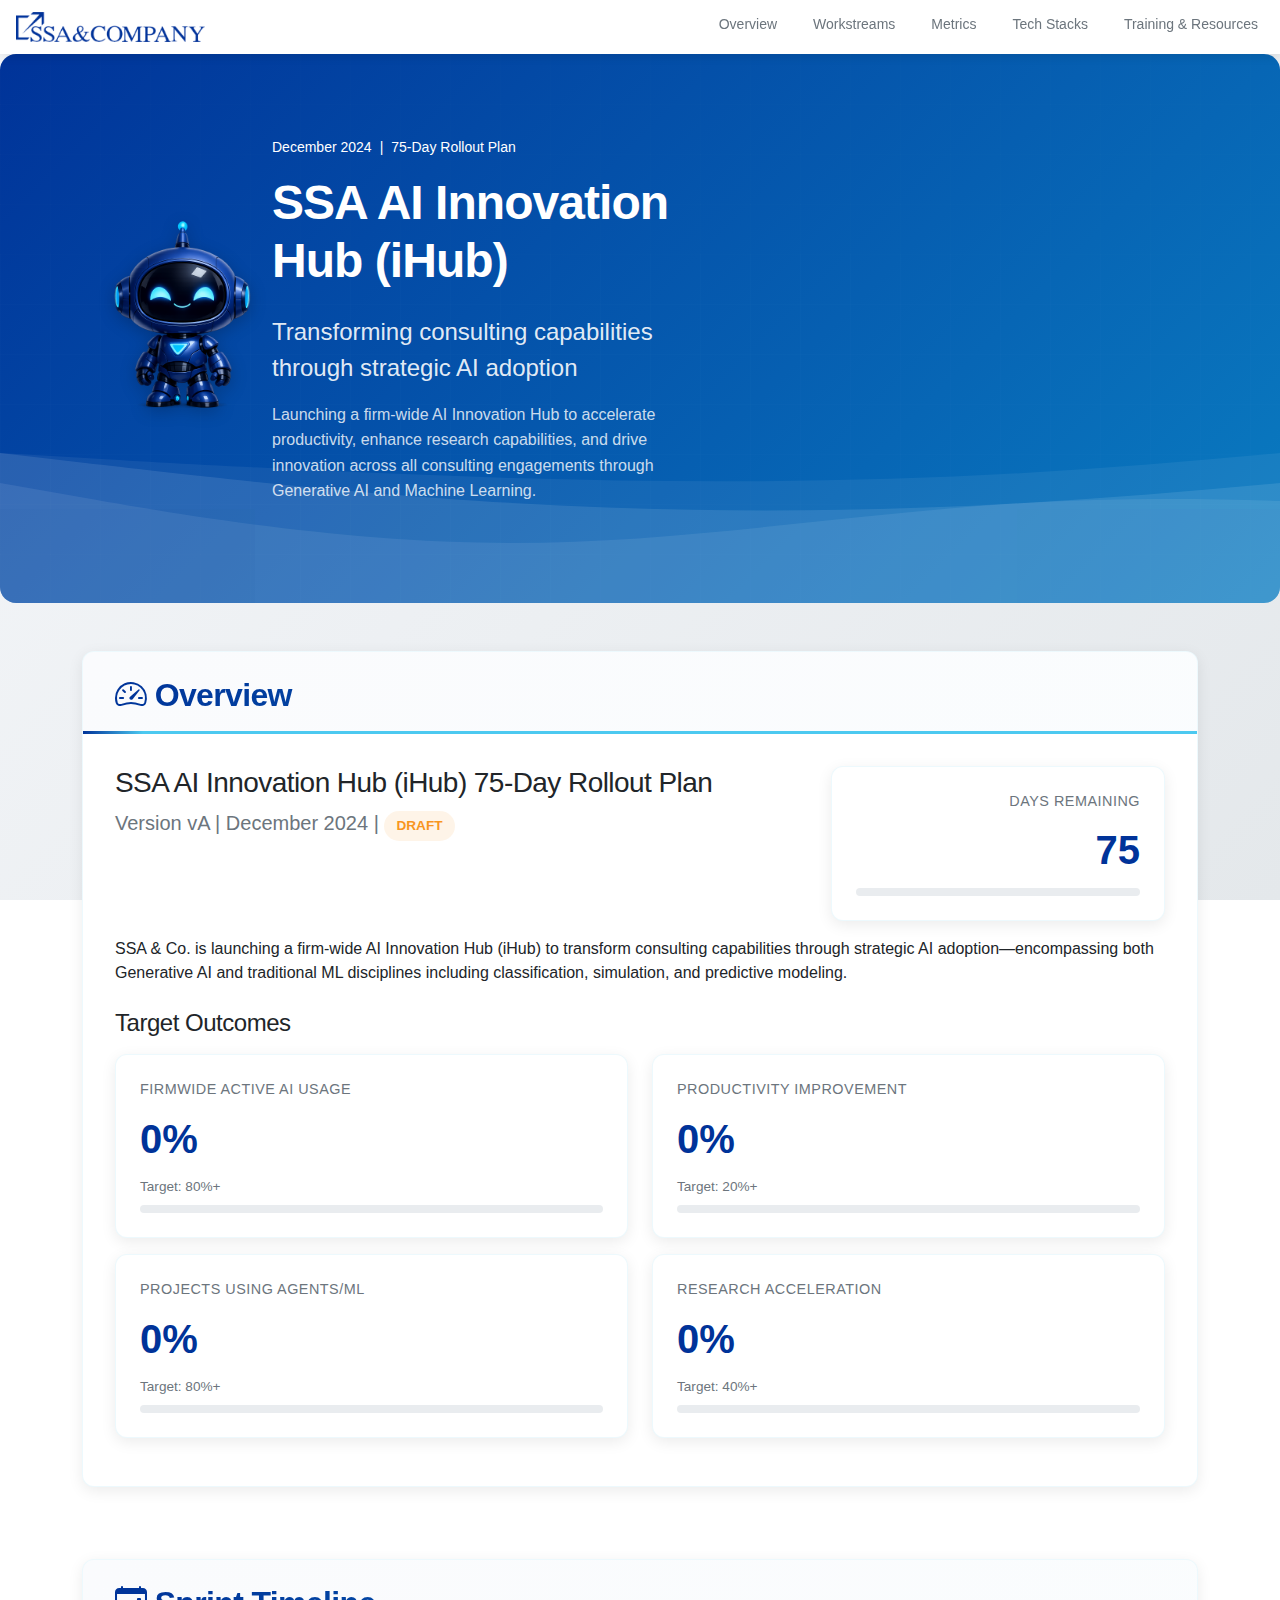
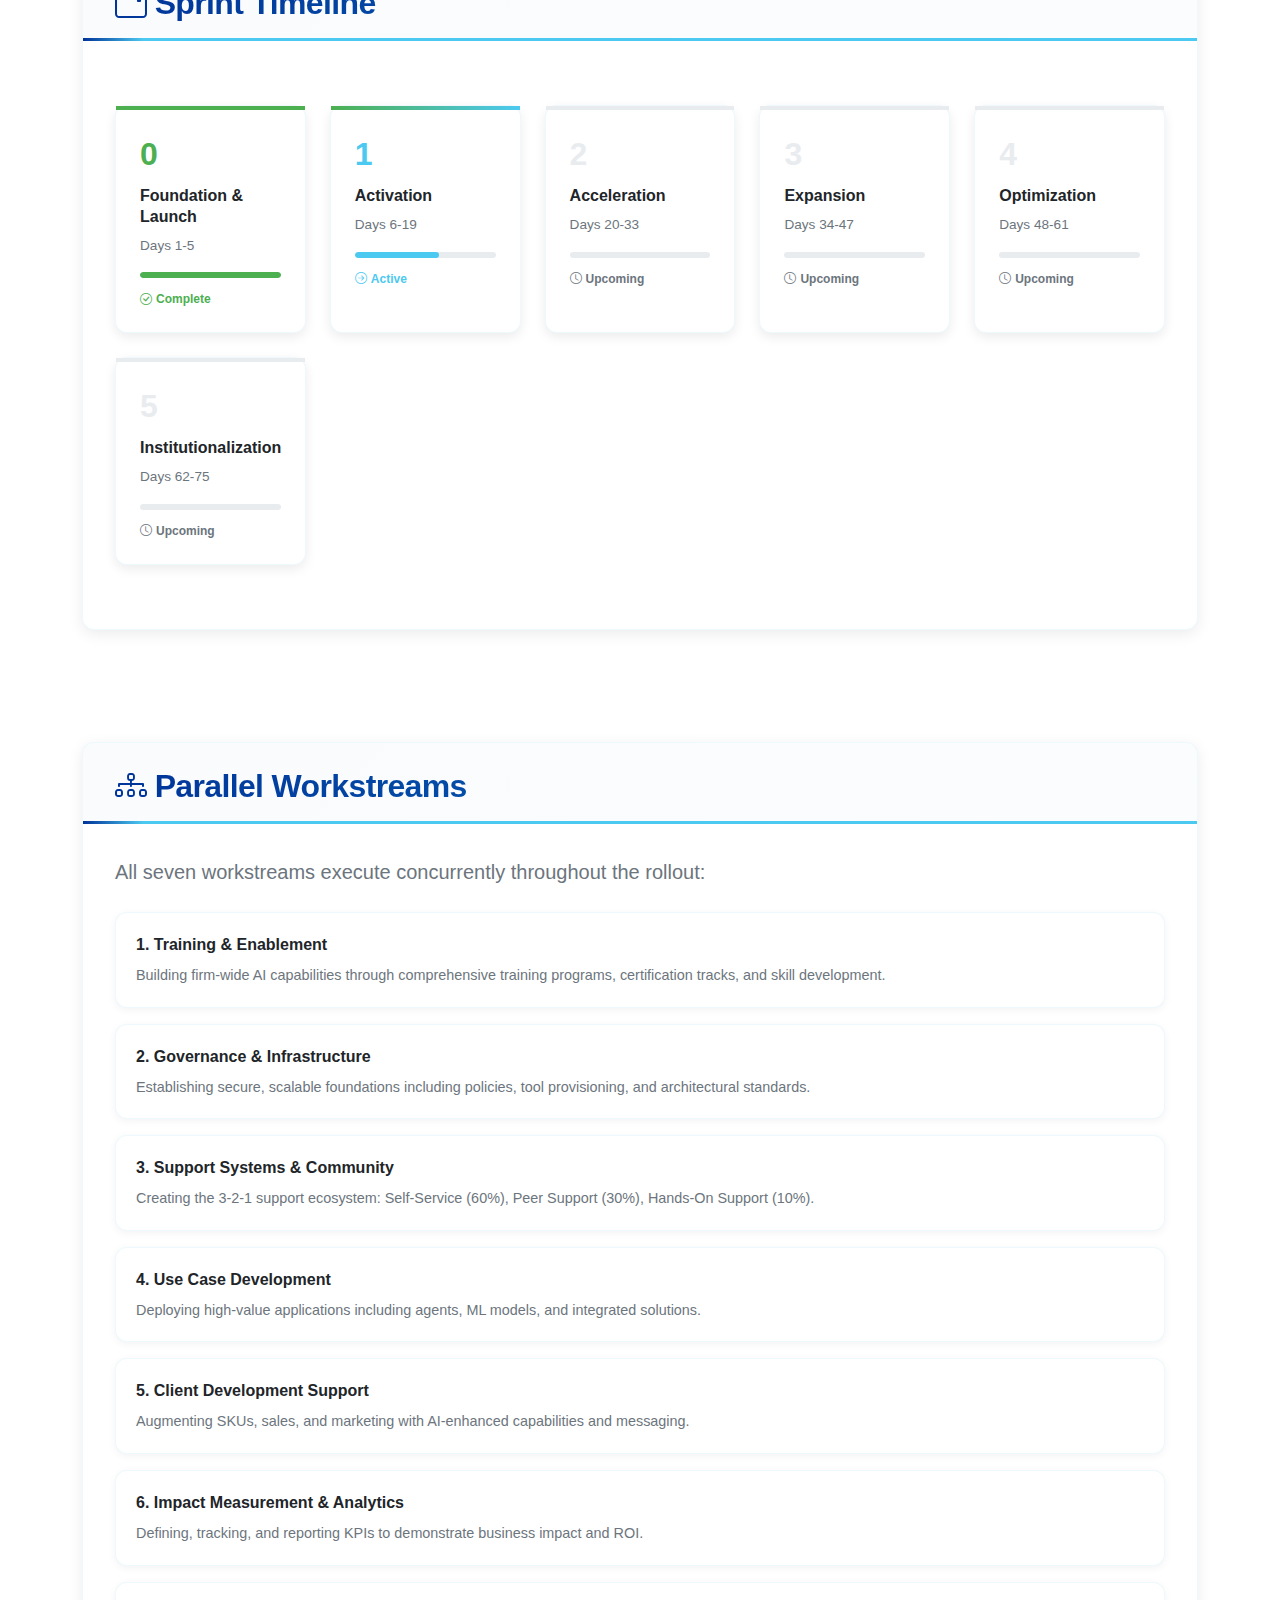
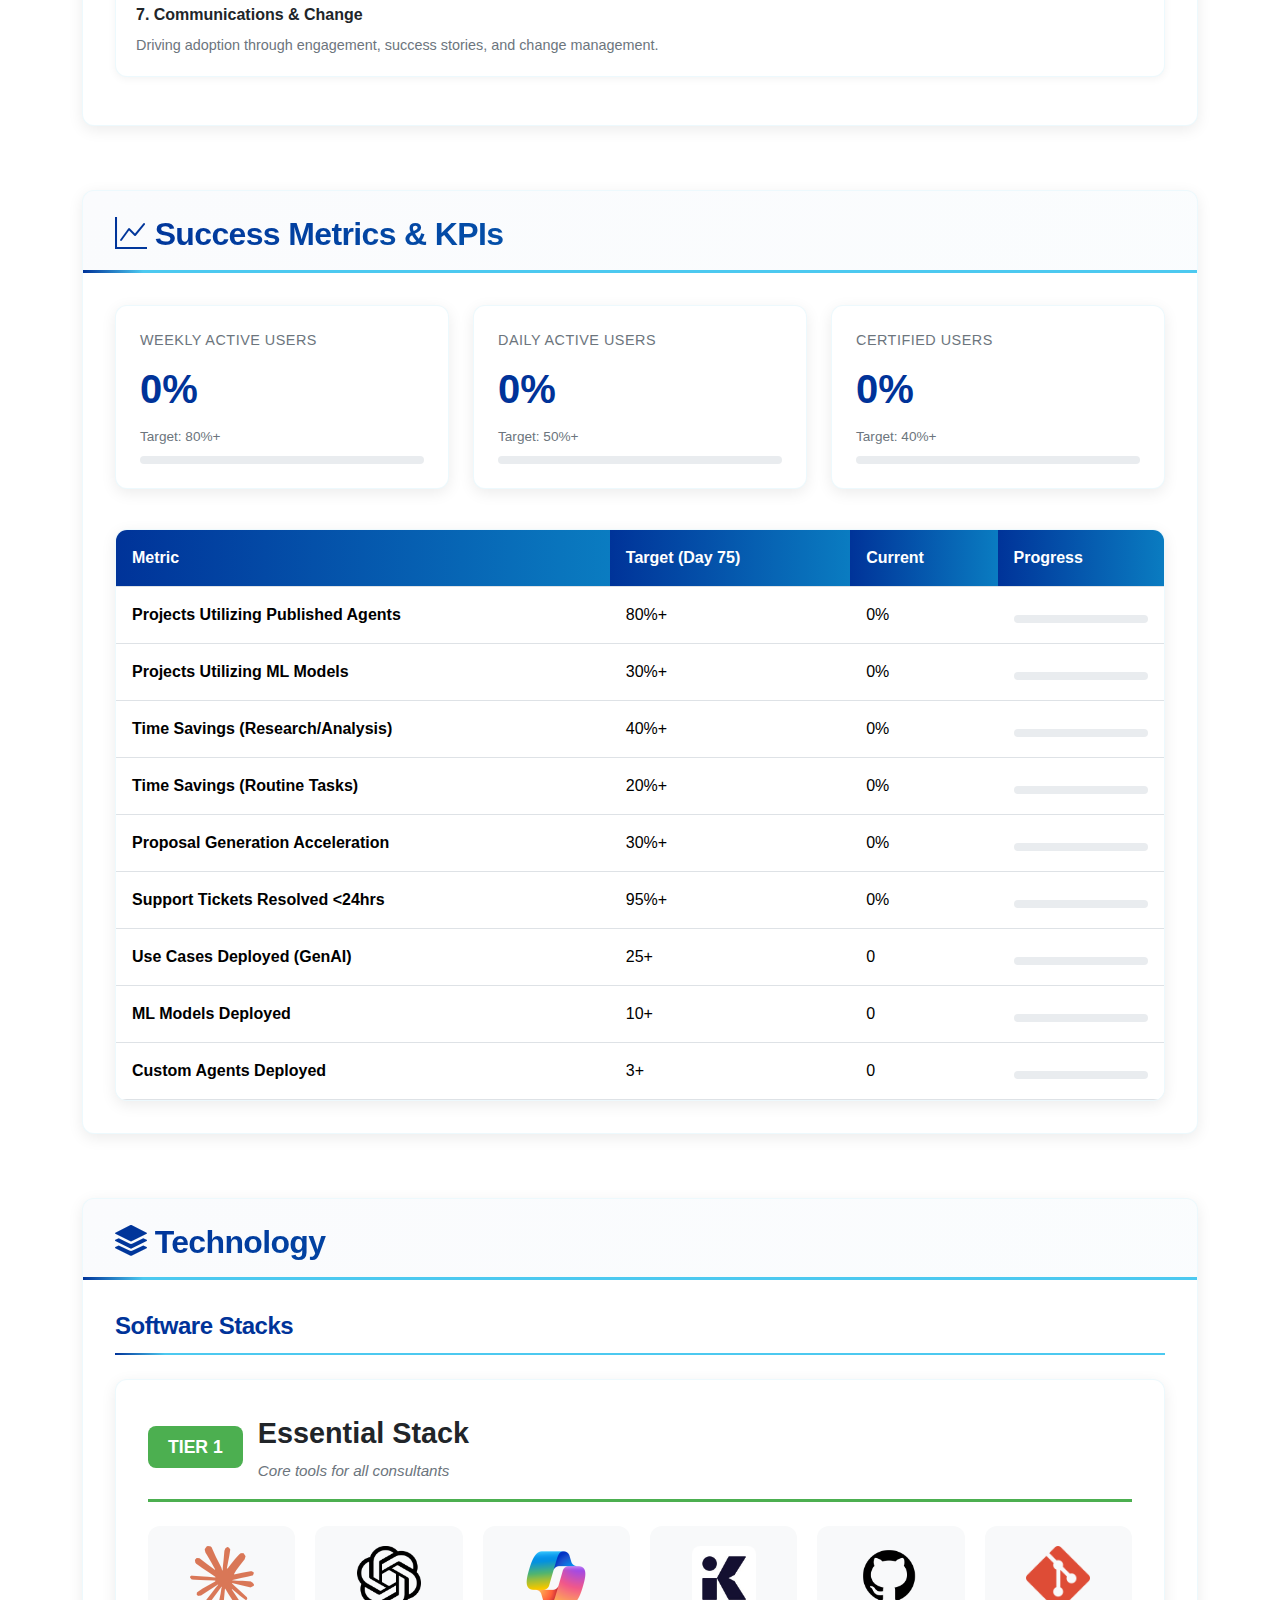
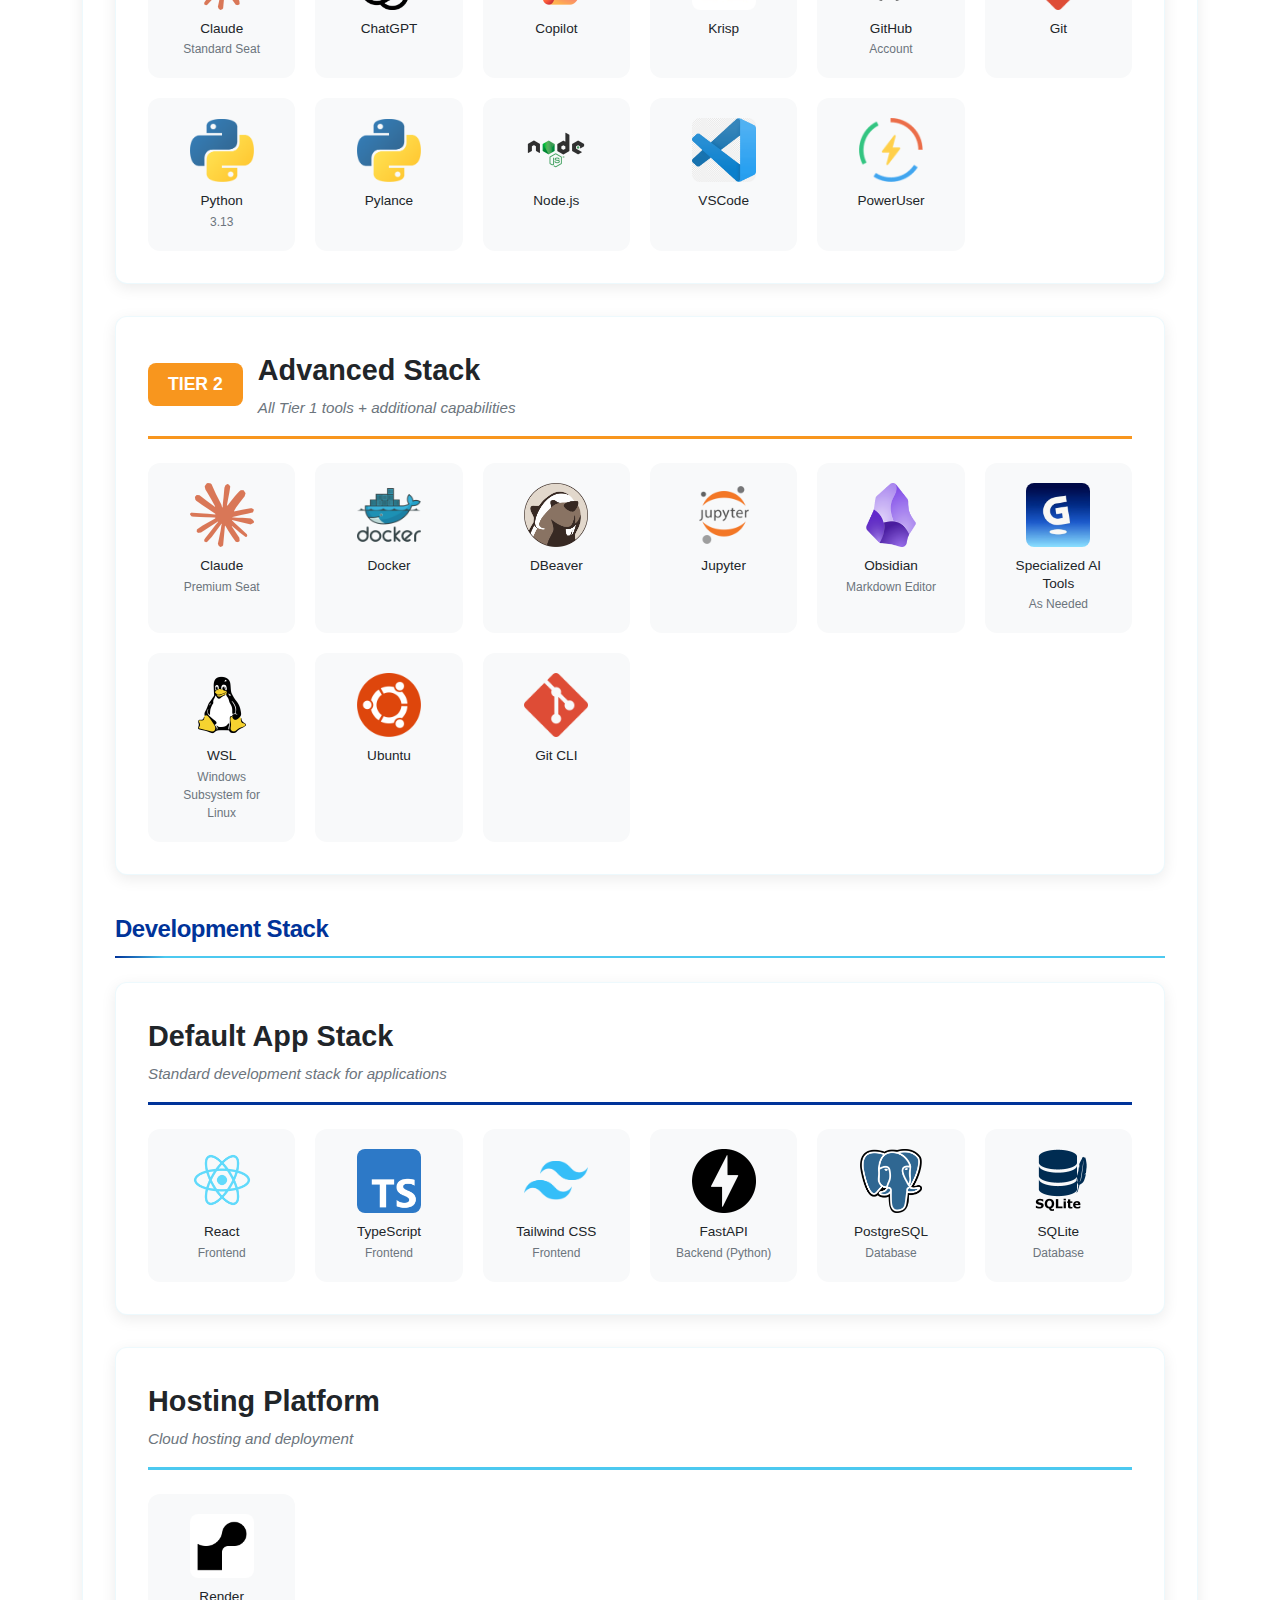
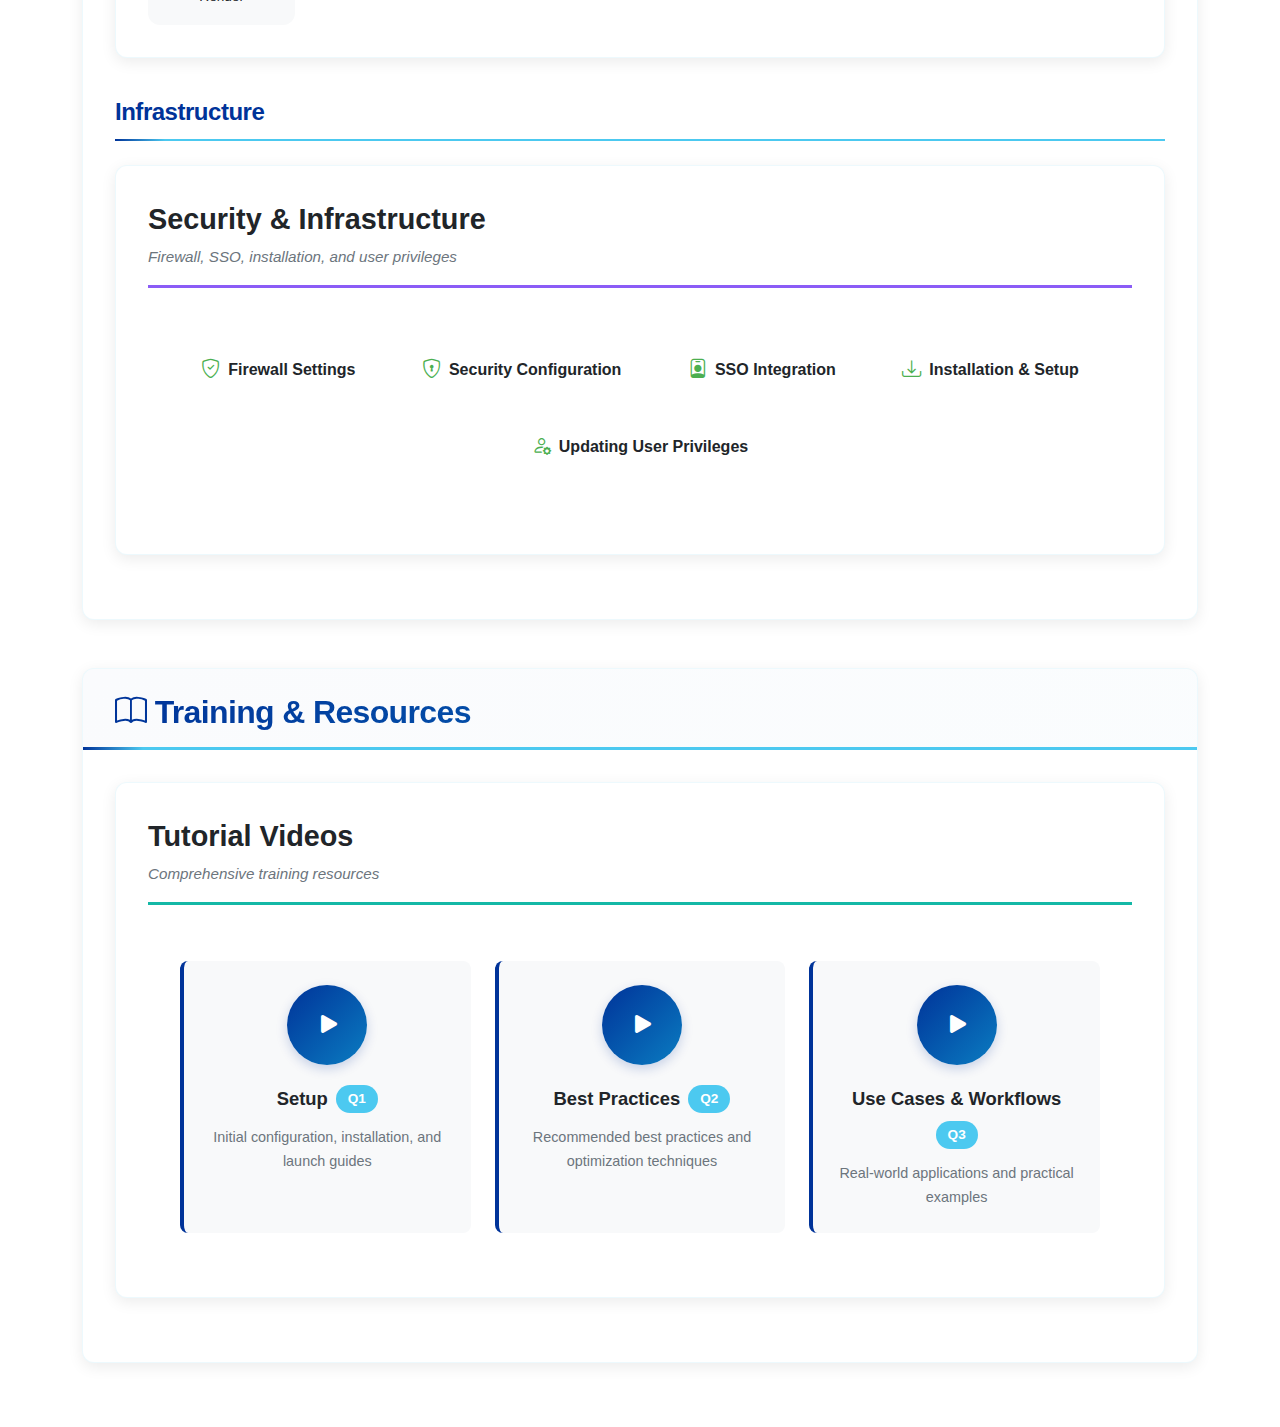
<file: index.html>
<!DOCTYPE html>
<html lang="en">
<head>
    <meta charset="UTF-8">
    <meta name="viewport" content="width=device-width, initial-scale=1.0">
    <title>SSA AI Innovation Hub - Dashboard</title>
    <link rel="stylesheet" href="style.css">
    <link href="https://cdn.jsdelivr.net/npm/bootstrap@5.3.0/dist/css/bootstrap.min.css" rel="stylesheet">
    <link rel="stylesheet" href="https://cdn.jsdelivr.net/npm/bootstrap-icons@1.11.0/font/bootstrap-icons.css">
    <style>
        :root {
            --primary-color: #003399;
            --secondary-color: #0A7CC1;
            --accent-color: #4cc9f0;
            --success-color: #4CAF50;
            --warning-color: #f8961e;
            --danger-color: #f94144;
            --light-color: #f8f9fa;
            --dark-color: #212529;
            --gray-light: #e9ecef;
            --gray-medium: #6c757d;
        }

        body {
            font-family: 'Inter', 'Segoe UI', Roboto, 'Helvetica Neue', Arial, sans-serif;
            background: linear-gradient(135deg, #f5f7fa 0%, #e4e8eb 100%);
            min-height: 100vh;
            padding-top: 0;
            background-attachment: fixed;
        }

        .hero-section {
            position: relative;
            background: linear-gradient(135deg, var(--primary-color) 0%, var(--secondary-color) 100%);
            color: white;
            padding: 5rem 0;
            overflow: hidden;
        }

        .hero-background {
            position: absolute;
            inset: 0;
            opacity: 0.1;
            overflow: hidden;
        }

        .hero-background::before {
            content: '';
            position: absolute;
            inset: 0;
            background-image: 
                linear-gradient(rgba(255,255,255,0.1) 1px, transparent 1px),
                linear-gradient(90deg, rgba(255,255,255,0.1) 1px, transparent 1px);
            background-size: 50px 50px;
        }

        .wave-container {
            position: absolute;
            bottom: 0;
            left: 0;
            width: 100%;
            height: 300px;
            overflow: hidden;
            z-index: 0;
        }

        .wave-svg {
            position: absolute;
            bottom: 0;
            left: 0;
            width: 200%;
            height: 100%;
        }

        .wave-path {
            fill: rgba(255, 255, 255, 0.2);
        }

        .wave-1 {
            animation: waveAnimation1 20s linear infinite;
            opacity: 0.4;
        }

        .wave-2 {
            animation: waveAnimation2 25s linear infinite;
            opacity: 0.5;
        }

        .wave-3 {
            animation: waveAnimation3 30s linear infinite;
            opacity: 0.3;
        }

        @keyframes waveAnimation1 {
            0% {
                transform: translateX(0) translateY(0);
            }
            100% {
                transform: translateX(-50%) translateY(-10px);
            }
        }

        @keyframes waveAnimation2 {
            0% {
                transform: translateX(0) translateY(0);
            }
            100% {
                transform: translateX(-50%) translateY(5px);
            }
        }

        @keyframes waveAnimation3 {
            0% {
                transform: translateX(0) translateY(0) scaleY(1);
            }
            100% {
                transform: translateX(-50%) translateY(-5px) scaleY(1.1);
            }
        }

        .hero-content {
            animation: fadeIn 0.6s ease-out forwards;
            position: relative;
            z-index: 2;
        }

        .hero-meta {
            display: flex;
            align-items: center;
            gap: 0.5rem;
            font-size: 0.875rem;
            font-weight: 500;
            color: white;
            margin-bottom: 1rem;
        }

        .hero-title {
            font-size: 3rem;
            font-weight: 700;
            margin-bottom: 1.5rem;
            line-height: 1.2;
            color: white;
        }

        .hero-subtitle {
            font-size: 1.5rem;
            color: rgba(255, 255, 255, 0.9);
            margin-bottom: 1rem;
        }

        .hero-description {
            font-size: 1rem;
            color: rgba(255, 255, 255, 0.8);
            line-height: 1.6;
            max-width: 600px;
        }

        .hero-cards {
            display: flex;
            flex-direction: column;
            gap: 1rem;
            animation: fadeIn 0.6s ease-out forwards;
            animation-delay: 0.3s;
            opacity: 0;
            position: relative;
            z-index: 2;
        }

        .hero-card {
            background: rgba(255, 255, 255, 0.1);
            backdrop-filter: blur(10px);
            border-radius: 1rem;
            padding: 1.5rem;
            border: 1px solid rgba(255, 255, 255, 0.2);
        }

        .hero-card h3 {
            font-size: 1.125rem;
            font-weight: 600;
            margin-bottom: 1rem;
        }

        .hero-card ul {
            list-style: none;
            padding: 0;
            margin: 0;
        }

        .hero-card li {
            display: flex;
            align-items: center;
            gap: 0.5rem;
            font-size: 0.875rem;
            margin-bottom: 0.75rem;
        }

        .hero-card li i {
            color: var(--success-color);
        }

        @media (max-width: 991px) {
            .hero-title {
                font-size: 2rem;
            }
            .hero-subtitle {
                font-size: 1.25rem;
            }
        }

        html {
            scroll-behavior: smooth;
        }

        .header-bar {
            position: sticky;
            top: 0;
            background: white;
            box-shadow: 0 2px 10px rgba(0, 0, 0, 0.1);
            z-index: 1000;
            padding: 0.75rem 0;
        }

        .header-content {
            max-width: 80rem; /* max-w-7xl */
            margin: 0 auto;
            padding: 0 1rem;
            display: flex;
            align-items: center;
            justify-content: space-between;
        }

        .header-left {
            display: flex;
            align-items: center;
            gap: 1rem;
        }

        .header-logo-container {
            display: flex;
            align-items: center;
            height: 30px;
        }

        .header-logo {
            height: 30px;
            width: auto;
            max-width: none;
            object-fit: contain;
            display: block;
            image-rendering: auto;
        }

        .header-divider {
            display: none;
        }

        @media (min-width: 768px) {
            .header-divider {
                display: block;
                color: var(--gray-medium);
                font-size: 0.875rem;
            }
        }

        .header-title {
            display: none;
        }

        @media (min-width: 768px) {
            .header-title {
                display: flex;
                align-items: center;
                gap: 0.5rem;
                font-size: 0.875rem;
                color: var(--gray-medium);
            }
        }

        .header-nav {
            display: none;
        }

        @media (min-width: 768px) {
            .header-nav {
                display: flex;
                align-items: center;
                gap: 1.5rem;
            }
        }

        .header-nav-btn {
            font-size: 0.875rem;
            font-weight: 500;
            color: var(--gray-medium);
            background: none;
            border: none;
            cursor: pointer;
            transition: color 0.3s ease;
            padding-bottom: 0.25rem;
            border-bottom: 2px solid transparent;
        }

        .header-nav-btn:hover {
            color: var(--primary-color);
        }

        .header-nav-btn.active {
            color: var(--primary-color);
            border-bottom-color: var(--primary-color);
        }

        .header-nav-link {
            font-size: 0.875rem;
            font-weight: 500;
            color: var(--gray-medium);
            text-decoration: none;
            transition: color 0.3s ease;
            padding-bottom: 0.25rem;
            border-bottom: 2px solid transparent;
        }

        .header-nav-link:hover {
            color: var(--primary-color);
        }

        .header-nav-link.active {
            color: var(--primary-color);
            border-bottom-color: var(--primary-color);
        }
        
        /* Tailwind utility classes */
        .hidden {
            display: none !important;
        }
        
        @media (min-width: 768px) {
            .md\:hidden {
                display: none !important;
            }
            .md\:block {
                display: block !important;
            }
            .md\:flex {
                display: flex !important;
            }
        }
        
        .flex {
            display: flex;
        }
        
        .items-center {
            align-items: center;
        }
        
        .space-x-6 > * + * {
            margin-left: 1.5rem;
        }
        
        .space-x-2 > * + * {
            margin-left: 0.5rem;
        }
        
        .p-2 {
            padding: 0.5rem;
        }
        
        .rounded-lg {
            border-radius: 0.5rem;
        }
        
        .hover\:bg-gray-100:hover {
            background-color: #f3f4f6;
        }
        
        .text-sm {
            font-size: 0.875rem;
        }
        
        .text-secondary-light {
            color: var(--gray-medium);
        }
        
        #mobile-menu {
            border-top: 1px solid #e5e7eb;
            padding-top: 1rem;
            padding-bottom: 1rem;
        }
        
        #mobile-menu.show {
            display: block !important;
        }
        
        #mobile-menu button {
            width: 100%;
            text-align: left;
            padding: 0.5rem 1rem;
            color: var(--dark-color);
            background: none;
            border: none;
            cursor: pointer;
            border-radius: 0.25rem;
        }
        
        #mobile-menu button:hover {
            background-color: #f9fafb;
        }

        .mobile-menu-btn {
            display: block;
            padding: 0.5rem;
            border-radius: 0.5rem;
            border: none;
            background: transparent;
            color: var(--dark-color);
        }

        @media (min-width: 768px) {
            .mobile-menu-btn {
                display: none;
            }
        }

        .navbar {
            background: linear-gradient(90deg, var(--primary-color) 0%, var(--secondary-color) 100%);
            box-shadow: 0 2px 10px rgba(0, 0, 0, 0.1);
            display: none;
        }

        .nav-pills .nav-link {
            color: var(--dark-color);
            border-radius: 0.5rem;
            margin: 0 0.25rem;
            transition: all 0.3s ease;
        }

        .nav-pills .nav-link.active {
            background: linear-gradient(90deg, var(--primary-color) 0%, var(--secondary-color) 100%);
            color: white;
        }

        .nav-pills .nav-link:hover:not(.active) {
            background-color: var(--gray-light);
        }

        .dashboard-section {
            margin-bottom: 4rem;
            animation: fadeIn 0.6s ease-out forwards;
        }

        .section-container {
            background: white;
            border-radius: 0.75rem;
            padding: 0;
            box-shadow: 0 4px 15px rgba(0, 0, 0, 0.08);
            border: 1px solid rgba(76, 201, 240, 0.1);
            transition: all 0.3s ease;
            margin-bottom: 3rem;
            overflow: hidden;
        }

        .section-container:hover {
            box-shadow: 0 8px 25px rgba(0, 51, 153, 0.12);
        }

        .section-header-inner {
            padding: 1.5rem 2rem 1rem 2rem;
            border-bottom: 3px solid var(--accent-color);
            position: relative;
            background: linear-gradient(135deg, rgba(0, 51, 153, 0.02) 0%, rgba(10, 124, 193, 0.02) 100%);
        }

        .section-header-inner::after {
            content: '';
            position: absolute;
            bottom: -3px;
            left: 0;
            width: 60px;
            height: 3px;
            background: linear-gradient(90deg, var(--primary-color) 0%, var(--accent-color) 100%);
        }

        .section-header-inner h2 {
            background: linear-gradient(135deg, var(--primary-color) 0%, var(--secondary-color) 100%);
            -webkit-background-clip: text;
            -webkit-text-fill-color: transparent;
            background-clip: text;
            font-weight: 700;
            margin: 0;
        }

        .section-box {
            padding: 2rem;
        }

        .section-header {
            margin-bottom: 2rem;
            padding-bottom: 1rem;
            border-bottom: 3px solid var(--accent-color);
            position: relative;
        }

        .section-header::after {
            content: '';
            position: absolute;
            bottom: -3px;
            left: 0;
            width: 60px;
            height: 3px;
            background: linear-gradient(90deg, var(--primary-color) 0%, var(--accent-color) 100%);
        }

        .section-header h2 {
            background: linear-gradient(135deg, var(--primary-color) 0%, var(--secondary-color) 100%);
            -webkit-background-clip: text;
            -webkit-text-fill-color: transparent;
            background-clip: text;
            font-weight: 700;
            margin: 0;
        }

        .metric-card {
            background: white;
            border-radius: 0.75rem;
            padding: 1.5rem;
            box-shadow: 0 4px 15px rgba(0, 0, 0, 0.08);
            transition: all 0.3s ease;
            height: 100%;
            border: 1px solid rgba(76, 201, 240, 0.1);
        }

        .metric-card:hover {
            transform: translateY(-5px);
            box-shadow: 0 8px 25px rgba(0, 51, 153, 0.15);
            border-color: rgba(76, 201, 240, 0.3);
        }

        .metric-value {
            font-size: 2.5rem;
            font-weight: 700;
            color: var(--primary-color);
            margin: 0.5rem 0;
        }

        .metric-label {
            color: var(--gray-medium);
            font-size: 0.9rem;
            text-transform: uppercase;
            letter-spacing: 0.5px;
        }

        .metric-target {
            font-size: 0.85rem;
            color: var(--gray-medium);
            margin-top: 0.5rem;
        }

        .progress-bar-custom {
            height: 8px;
            border-radius: 4px;
            background-color: var(--gray-light);
            overflow: hidden;
            margin-top: 0.5rem;
        }

        .progress-fill {
            height: 100%;
            background: linear-gradient(90deg, var(--success-color) 0%, var(--accent-color) 100%);
            border-radius: 4px;
            transition: width 0.5s ease;
        }

        .sprint-card {
            background: white;
            border-radius: 0.75rem;
            padding: 1.5rem;
            margin-bottom: 1.5rem;
            box-shadow: 0 4px 15px rgba(0, 0, 0, 0.08);
            transition: all 0.3s ease;
            border-left: 4px solid var(--primary-color);
        }

        .sprint-card:hover {
            transform: translateX(5px);
            box-shadow: 0 6px 20px rgba(0, 0, 0, 0.12);
        }

        .sprint-card.active {
            border-left-color: var(--success-color);
            background: linear-gradient(to right, rgba(76, 201, 240, 0.05), white);
        }

        .sprint-card.completed {
            border-left-color: var(--success-color);
            opacity: 0.8;
        }

        .sprint-header {
            display: flex;
            justify-content: space-between;
            align-items: center;
            margin-bottom: 1rem;
        }

        .sprint-title {
            font-size: 1.5rem;
            font-weight: 600;
            color: var(--dark-color);
        }

        .sprint-days {
            background: var(--accent-color);
            color: white;
            padding: 0.5rem 1rem;
            border-radius: 0.5rem;
            font-weight: 600;
        }

        .workstream-item {
            background: white;
            padding: 1.25rem;
            border-radius: 0.75rem;
            margin-bottom: 1rem;
            border-left: 4px solid var(--accent-color);
            transition: all 0.3s cubic-bezier(0.4, 0, 0.2, 1);
            box-shadow: 0 2px 8px rgba(0, 0, 0, 0.05);
            border: 1px solid rgba(76, 201, 240, 0.1);
        }

        .workstream-item:hover {
            background: linear-gradient(to right, rgba(76, 201, 240, 0.05), white);
            box-shadow: 0 4px 15px rgba(0, 51, 153, 0.12);
            transform: translateX(8px);
            border-left-color: var(--secondary-color);
        }

        .workstream-title {
            font-weight: 600;
            color: var(--dark-color);
            margin-bottom: 0.5rem;
        }

        .workstream-desc {
            color: var(--gray-medium);
            font-size: 0.9rem;
        }

        /* Option 3: Card Grid Timeline */
        .timeline-grid {
            display: grid;
            grid-template-columns: repeat(auto-fit, minmax(180px, 1fr));
            gap: 1.5rem;
            padding: 2rem 0;
        }

        .sprint-card-mini {
            background: white;
            border-radius: 0.75rem;
            padding: 1.5rem;
            box-shadow: 0 4px 12px rgba(0, 0, 0, 0.08);
            transition: all 0.3s cubic-bezier(0.4, 0, 0.2, 1);
            border-top: 4px solid var(--gray-light);
            position: relative;
            overflow: visible;
            cursor: pointer;
            border: 1px solid rgba(76, 201, 240, 0.1);
        }

        .sprint-card-mini:hover {
            transform: translateY(-3px) scale(1.02);
            box-shadow: 0 8px 20px rgba(0, 51, 153, 0.15);
        }

        .sprint-card-mini::before {
            content: '';
            position: absolute;
            top: 0;
            left: 0;
            right: 0;
            height: 4px;
            background: var(--gray-light);
            transition: all 0.3s ease;
        }

        .sprint-card-mini.completed::before {
            background: var(--success-color);
        }

        .sprint-card-mini.active::before {
            background: linear-gradient(90deg, var(--success-color) 0%, var(--accent-color) 100%);
            animation: shimmer 2s infinite;
        }

        .sprint-card-mini:hover {
            transform: translateY(-5px);
            box-shadow: 0 8px 20px rgba(0, 0, 0, 0.12);
        }

        .sprint-number {
            font-size: 2rem;
            font-weight: 700;
            color: var(--gray-light);
            margin-bottom: 0.5rem;
        }

        .sprint-card-mini.completed .sprint-number {
            color: var(--success-color);
        }

        .sprint-card-mini.active .sprint-number {
            color: var(--accent-color);
        }

        .sprint-name {
            font-size: 1rem;
            font-weight: 600;
            color: var(--dark-color);
            margin-bottom: 0.5rem;
            line-height: 1.3;
        }

        .sprint-duration {
            font-size: 0.85rem;
            color: var(--gray-medium);
            margin-bottom: 1rem;
        }

        .sprint-progress-bar {
            height: 6px;
            background: var(--gray-light);
            border-radius: 3px;
            overflow: hidden;
            margin-top: 1rem;
        }

        .sprint-progress-fill {
            height: 100%;
            background: var(--accent-color);
            border-radius: 3px;
            transition: width 0.5s ease;
        }

        .sprint-card-mini.completed .sprint-progress-fill {
            width: 100%;
            background: var(--success-color);
        }

        .sprint-card-mini.active .sprint-progress-fill {
            width: 60%;
        }

        .sprint-status {
            font-size: 0.75rem;
            font-weight: 600;
            margin-top: 0.75rem;
            display: flex;
            align-items: center;
            gap: 0.25rem;
        }

        .sprint-status.completed {
            color: var(--success-color);
        }

        .sprint-status.active {
            color: var(--accent-color);
        }

        .sprint-status.upcoming {
            color: var(--gray-medium);
        }

        .sprint-details-expandable {
            max-height: 0;
            overflow: hidden;
            transition: max-height 0.4s ease, padding 0.4s ease;
            padding: 0;
            margin-top: 0;
        }

        .sprint-card-mini.selected {
            border: 2px solid var(--accent-color);
            box-shadow: 0 8px 25px rgba(76, 201, 240, 0.4), 0 0 20px rgba(76, 201, 240, 0.2);
            transform: translateY(-5px) scale(1.03);
            animation: glow 2s ease-in-out infinite;
        }

        .sprint-card-mini.selected.completed {
            border-color: var(--success-color);
            box-shadow: 0 8px 25px rgba(76, 175, 80, 0.4), 0 0 20px rgba(76, 175, 80, 0.2);
        }

        .sprint-card-mini.selected.active {
            border-color: var(--accent-color);
            box-shadow: 0 8px 25px rgba(76, 201, 240, 0.5), 0 0 25px rgba(76, 201, 240, 0.3);
        }

        .sprint-details-container {
            margin-top: 2.5rem;
            padding-top: 0;
            display: none;
        }

        .sprint-details-container.active {
            display: block;
            animation: fadeInUp 0.5s ease-out;
        }

        @keyframes fadeInUp {
            from { 
                opacity: 0; 
                transform: translateY(30px);
            }
            to { 
                opacity: 1; 
                transform: translateY(0);
            }
        }

        .sprint-details-content {
            background: linear-gradient(145deg, #ffffff 0%, #f8fafc 100%);
            border-radius: 1.25rem;
            padding: 0;
            box-shadow: 
                0 20px 40px rgba(0, 51, 153, 0.12),
                0 8px 16px rgba(0, 51, 153, 0.08),
                inset 0 1px 0 rgba(255, 255, 255, 0.9);
            border: 1px solid rgba(76, 201, 240, 0.15);
            overflow: hidden;
            position: relative;
        }

        .sprint-details-content::before {
            content: '';
            position: absolute;
            top: 0;
            left: 0;
            right: 0;
            height: 4px;
            background: linear-gradient(90deg, var(--primary-color) 0%, var(--accent-color) 50%, var(--secondary-color) 100%);
        }

        .sprint-details-header {
            background: linear-gradient(135deg, var(--primary-color) 0%, var(--secondary-color) 100%);
            padding: 1.75rem 2rem;
            display: flex;
            align-items: center;
            gap: 1.25rem;
            position: relative;
            overflow: hidden;
        }

        .sprint-details-header::before {
            content: '';
            position: absolute;
            top: -50%;
            right: -10%;
            width: 200px;
            height: 200px;
            background: radial-gradient(circle, rgba(255,255,255,0.1) 0%, transparent 70%);
            border-radius: 50%;
        }

        .sprint-details-header::after {
            content: '';
            position: absolute;
            bottom: -30%;
            left: 20%;
            width: 150px;
            height: 150px;
            background: radial-gradient(circle, rgba(255,255,255,0.08) 0%, transparent 70%);
            border-radius: 50%;
        }

        .sprint-number-badge {
            width: 64px;
            height: 64px;
            background: rgba(255, 255, 255, 0.2);
            backdrop-filter: blur(10px);
            border-radius: 1rem;
            display: flex;
            align-items: center;
            justify-content: center;
            font-size: 2rem;
            font-weight: 800;
            color: white;
            border: 2px solid rgba(255, 255, 255, 0.3);
            box-shadow: 0 4px 15px rgba(0, 0, 0, 0.1);
            position: relative;
            z-index: 1;
        }

        .sprint-header-text {
            flex: 1;
            position: relative;
            z-index: 1;
        }

        .sprint-header-text h4 {
            color: white;
            font-size: 1.5rem;
            font-weight: 700;
            margin: 0 0 0.25rem 0;
            text-shadow: 0 2px 4px rgba(0, 0, 0, 0.1);
        }

        .sprint-header-text .sprint-duration-badge {
            display: inline-flex;
            align-items: center;
            gap: 0.5rem;
            background: rgba(255, 255, 255, 0.2);
            padding: 0.35rem 0.85rem;
            border-radius: 2rem;
            font-size: 0.85rem;
            color: rgba(255, 255, 255, 0.95);
            font-weight: 500;
        }

        .sprint-details-body {
            padding: 2rem;
        }

        .sprint-objectives-card {
            background: linear-gradient(135deg, rgba(0, 51, 153, 0.04) 0%, rgba(76, 201, 240, 0.06) 100%);
            border-radius: 1rem;
            padding: 1.5rem;
            margin-bottom: 2rem;
            border: 1px solid rgba(76, 201, 240, 0.15);
            position: relative;
            overflow: hidden;
        }

        .sprint-objectives-card::before {
            content: '';
            position: absolute;
            top: 0;
            left: 0;
            width: 4px;
            height: 100%;
            background: linear-gradient(180deg, var(--primary-color) 0%, var(--accent-color) 100%);
            border-radius: 4px 0 0 4px;
        }

        .sprint-objectives-card .objectives-label {
            display: flex;
            align-items: center;
            gap: 0.5rem;
            font-size: 0.8rem;
            font-weight: 700;
            text-transform: uppercase;
            letter-spacing: 0.5px;
            color: var(--primary-color);
            margin-bottom: 0.75rem;
        }

        .sprint-objectives-card .objectives-label i {
            font-size: 1rem;
        }

        .sprint-objectives-card p {
            font-size: 1.1rem;
            line-height: 1.7;
            color: var(--dark-color);
            margin: 0;
        }

        .deliverables-section {
            margin-bottom: 2rem;
        }

        .deliverables-section h5 {
            display: flex;
            align-items: center;
            gap: 0.75rem;
            font-size: 1.1rem;
            font-weight: 700;
            color: var(--dark-color);
            margin-bottom: 1.25rem;
            padding-bottom: 0.75rem;
            border-bottom: 2px solid var(--gray-light);
        }

        .deliverables-section h5 i {
            color: var(--secondary-color);
            font-size: 1.25rem;
        }

        .deliverables-grid {
            display: grid;
            grid-template-columns: repeat(3, 1fr);
            gap: 1rem;
        }

        @media (max-width: 992px) {
            .deliverables-grid {
                grid-template-columns: repeat(2, 1fr);
            }
        }

        @media (max-width: 576px) {
            .deliverables-grid {
                grid-template-columns: 1fr;
            }
        }

        .deliverable-card {
            background: white;
            border-radius: 1rem;
            padding: 1.25rem;
            border: 1px solid var(--gray-light);
            transition: all 0.3s cubic-bezier(0.4, 0, 0.2, 1);
            animation: scaleIn 0.4s ease-out forwards;
            opacity: 0;
            transform: scale(0.95);
            display: flex;
            flex-direction: column;
            position: relative;
            overflow: hidden;
            min-height: 120px;
        }

        .deliverable-card::before {
            content: '';
            position: absolute;
            top: 0;
            left: 0;
            width: 100%;
            height: 3px;
            background: linear-gradient(90deg, var(--success-color) 0%, var(--accent-color) 100%);
            opacity: 0;
            transition: opacity 0.3s ease;
        }

        .deliverable-card:hover::before {
            opacity: 1;
        }

        .deliverable-card:nth-child(1) { animation-delay: 0.1s; }
        .deliverable-card:nth-child(2) { animation-delay: 0.15s; }
        .deliverable-card:nth-child(3) { animation-delay: 0.2s; }
        .deliverable-card:nth-child(4) { animation-delay: 0.25s; }
        .deliverable-card:nth-child(5) { animation-delay: 0.3s; }
        .deliverable-card:nth-child(6) { animation-delay: 0.35s; }

        @keyframes scaleIn {
            to {
                opacity: 1;
                transform: scale(1);
            }
        }

        .deliverable-card:hover {
            background: linear-gradient(145deg, #ffffff 0%, rgba(76, 201, 240, 0.06) 100%);
            border-color: rgba(76, 201, 240, 0.35);
            transform: translateY(-4px);
            box-shadow: 
                0 12px 24px rgba(0, 51, 153, 0.1),
                0 4px 8px rgba(76, 201, 240, 0.08);
        }

        .deliverable-checkbox {
            width: 32px;
            height: 32px;
            min-width: 32px;
            border-radius: 0.6rem;
            display: flex;
            align-items: center;
            justify-content: center;
            font-size: 0.9rem;
            margin-bottom: 0.875rem;
            cursor: pointer;
            transition: all 0.3s cubic-bezier(0.4, 0, 0.2, 1);
            border: 2px solid var(--gray-light);
            background: white;
            color: transparent;
        }

        .deliverable-checkbox:hover {
            border-color: var(--accent-color);
            background: rgba(76, 201, 240, 0.08);
            transform: scale(1.05);
        }

        .deliverable-checkbox.checked {
            background: linear-gradient(135deg, var(--success-color) 0%, #2dd4bf 100%);
            border-color: transparent;
            color: white;
            box-shadow: 0 3px 10px rgba(76, 175, 80, 0.25);
            animation: checkPop 0.3s ease-out;
        }

        @keyframes checkPop {
            0% { transform: scale(0.8); }
            50% { transform: scale(1.15); }
            100% { transform: scale(1); }
        }

        .deliverable-card.completed {
            background: linear-gradient(145deg, rgba(76, 175, 80, 0.06) 0%, rgba(45, 212, 191, 0.04) 100%);
            border-color: rgba(76, 175, 80, 0.2);
        }

        .deliverable-card.completed .deliverable-text {
            color: var(--gray-medium);
        }

        .deliverable-text {
            font-size: 0.95rem;
            line-height: 1.55;
            color: var(--dark-color);
            font-weight: 500;
            transition: color 0.3s ease;
        }

        .milestone-card {
            background: linear-gradient(135deg, rgba(76, 201, 240, 0.12) 0%, rgba(0, 51, 153, 0.08) 100%);
            border-radius: 1rem;
            padding: 1.75rem;
            position: relative;
            overflow: hidden;
            border: 1px solid rgba(76, 201, 240, 0.2);
            box-shadow: 0 4px 15px rgba(0, 51, 153, 0.06);
        }

        .milestone-card::before {
            content: '';
            position: absolute;
            top: 0;
            left: 0;
            width: 100%;
            height: 4px;
            background: linear-gradient(90deg, var(--accent-color) 0%, var(--success-color) 100%);
        }

        .milestone-card::after {
            content: '';
            position: absolute;
            top: -50px;
            right: -50px;
            width: 150px;
            height: 150px;
            background: radial-gradient(circle, rgba(76, 201, 240, 0.15) 0%, transparent 70%);
            border-radius: 50%;
        }

        .milestone-header {
            display: flex;
            align-items: center;
            gap: 0.75rem;
            margin-bottom: 1rem;
        }

        .milestone-icon {
            width: 40px;
            height: 40px;
            background: linear-gradient(135deg, var(--accent-color) 0%, var(--secondary-color) 100%);
            border-radius: 0.75rem;
            display: flex;
            align-items: center;
            justify-content: center;
            color: white;
            font-size: 1.25rem;
            box-shadow: 0 4px 12px rgba(76, 201, 240, 0.3);
        }

        .milestone-label {
            font-size: 0.8rem;
            font-weight: 700;
            text-transform: uppercase;
            letter-spacing: 0.5px;
            color: var(--secondary-color);
        }

        .milestone-text {
            font-size: 1.05rem;
            line-height: 1.7;
            color: var(--dark-color);
            position: relative;
            z-index: 1;
        }

        .milestone-text strong {
            color: var(--primary-color);
            font-weight: 700;
        }

        /* Legacy styles for expandable sections */
        .sprint-details-expandable .sprint-objectives {
            margin-bottom: 1rem;
            color: var(--dark-color);
        }

        .sprint-details-expandable h5 {
            font-size: 1rem;
            font-weight: 600;
            color: var(--primary-color);
            margin-top: 1rem;
            margin-bottom: 0.75rem;
        }

        .sprint-details-expandable ul {
            margin-bottom: 1rem;
            padding-left: 1.5rem;
        }

        .sprint-details-expandable li {
            margin-bottom: 0.5rem;
            color: var(--dark-color);
        }

        .sprint-details-expandable .milestone {
            background: rgba(76, 201, 240, 0.1);
            padding: 1rem;
            border-radius: 0.5rem;
            border-left: 3px solid var(--accent-color);
            margin-top: 1rem;
        }

        .sprint-details-expandable .milestone strong {
            color: var(--primary-color);
        }

        @keyframes pulse {
            0%, 100% { opacity: 1; }
            50% { opacity: 0.5; }
        }

        @keyframes shimmer {
            0% { background-position: -200% 0; }
            100% { background-position: 200% 0; }
        }

        .expandable-section {
            margin-top: 1rem;
            max-height: 0;
            overflow: hidden;
            transition: max-height 0.3s ease;
        }

        .expandable-section.expanded {
            max-height: 2000px;
        }

        .expand-btn {
            background: none;
            border: none;
            color: var(--primary-color);
            cursor: pointer;
            font-weight: 600;
            padding: 0.5rem 0;
            display: flex;
            align-items: center;
            gap: 0.5rem;
        }

        .expand-btn:hover {
            color: var(--secondary-color);
        }

        .tech-stack-grid {
            display: grid;
            grid-template-columns: repeat(auto-fill, minmax(140px, 1fr));
            gap: 20px;
            margin-top: 1.5rem;
        }

        .tool-item {
            display: flex;
            flex-direction: column;
            align-items: center;
            padding: 20px;
            background: var(--light-color);
            border-radius: 0.75rem;
            transition: all 0.3s ease;
            text-align: center;
        }

        .tool-item:hover {
            background: white;
            transform: scale(1.05);
            box-shadow: 0 4px 12px rgba(0, 0, 0, 0.1);
        }

        .tool-logo {
            width: 64px;
            height: 64px;
            object-fit: contain;
            margin-bottom: 10px;
            border-radius: 0.5rem;
        }

        .tool-name {
            font-size: 0.85rem;
            font-weight: 500;
            color: var(--dark-color);
            line-height: 1.3;
        }

        .tool-variant {
            font-size: 0.75rem;
            color: var(--gray-medium);
            margin-top: 3px;
        }

        .tier-card {
            background: white;
            border-radius: 0.75rem;
            padding: 2rem;
            margin-bottom: 2rem;
            box-shadow: 0 4px 15px rgba(0, 0, 0, 0.08);
            border: 1px solid rgba(76, 201, 240, 0.1);
            transition: all 0.3s ease;
        }

        .tier-card:hover {
            transform: translateY(-3px);
            box-shadow: 0 8px 25px rgba(0, 51, 153, 0.15);
        }

        .tier-header {
            display: flex;
            align-items: center;
            margin-bottom: 1.5rem;
            padding-bottom: 1rem;
            border-bottom: 3px solid;
        }

        .tier-1 .tier-header {
            border-color: var(--success-color);
        }

        .tier-2 .tier-header {
            border-color: var(--warning-color);
        }

        .tier-badge {
            font-size: 1.1rem;
            font-weight: 700;
            padding: 8px 20px;
            border-radius: 0.5rem;
            margin-right: 15px;
            color: white;
        }

        .tier-1 .tier-badge {
            background: var(--success-color);
        }

        .tier-2 .tier-badge {
            background: var(--warning-color);
        }

        .tier-title {
            font-size: 1.8rem;
            font-weight: 600;
            color: var(--dark-color);
        }

        .tier-description {
            color: var(--gray-medium);
            font-size: 0.95rem;
            margin-top: 5px;
            font-style: italic;
        }

        .subsection-header {
            font-size: 1.5rem;
            font-weight: 600;
            color: var(--primary-color);
            margin: 2.5rem 0 1.5rem 0;
            padding-bottom: 0.75rem;
            border-bottom: 2px solid var(--accent-color);
            position: relative;
        }

        .subsection-header:first-child {
            margin-top: 0;
        }

        .subsection-header::after {
            content: '';
            position: absolute;
            bottom: -2px;
            left: 0;
            width: 50px;
            height: 2px;
            background: linear-gradient(90deg, var(--primary-color) 0%, var(--accent-color) 100%);
        }

        .status-badge {
            display: inline-block;
            padding: 0.25rem 0.75rem;
            border-radius: 1rem;
            font-size: 0.85rem;
            font-weight: 600;
        }

        .status-draft {
            background: rgba(248, 150, 30, 0.1);
            color: var(--warning-color);
        }

        .status-active {
            background: rgba(76, 201, 240, 0.1);
            color: var(--secondary-color);
        }

        .status-completed {
            background: rgba(76, 175, 80, 0.1);
            color: var(--success-color);
        }

        .kpi-table {
            background: white;
            border-radius: 0.75rem;
            overflow: hidden;
            box-shadow: 0 4px 15px rgba(0, 0, 0, 0.08);
            border: 1px solid rgba(76, 201, 240, 0.1);
        }

        .kpi-table table {
            margin: 0;
        }

        .kpi-table th {
            background: linear-gradient(90deg, var(--primary-color) 0%, var(--secondary-color) 100%);
            color: white;
            font-weight: 600;
            padding: 1rem;
        }

        .kpi-table td {
            padding: 1rem;
            vertical-align: middle;
        }

        .kpi-table tr:hover {
            background-color: rgba(76, 201, 240, 0.05);
        }

        .milestone-checkbox {
            margin-right: 0.5rem;
        }

        .milestone-item {
            padding: 0.75rem;
            margin-bottom: 0.5rem;
            background: var(--light-color);
            border-radius: 0.5rem;
            display: flex;
            align-items: center;
        }

        .milestone-item.completed {
            background: rgba(76, 175, 80, 0.1);
            text-decoration: line-through;
            opacity: 0.7;
        }

        @keyframes fadeIn {
            from { opacity: 0; transform: translateY(20px); }
            to { opacity: 1; transform: translateY(0); }
        }

        @keyframes slideIn {
            from { opacity: 0; transform: translateX(-20px); }
            to { opacity: 1; transform: translateX(0); }
        }

        @keyframes shimmer {
            0% { background-position: -200% center; }
            100% { background-position: 200% center; }
        }

        @keyframes glow {
            0%, 100% { box-shadow: 0 0 20px rgba(0, 51, 153, 0.3), 0 0 40px rgba(10, 124, 193, 0.2); }
            50% { box-shadow: 0 0 30px rgba(0, 51, 153, 0.5), 0 0 60px rgba(10, 124, 193, 0.3); }
        }

        .animate-fade-in {
            animation: fadeIn 0.6s ease-out forwards;
        }

        .animate-slide-in {
            animation: slideIn 0.5s ease-out forwards;
        }

        .gradient-text {
            background: linear-gradient(135deg, var(--primary-color) 0%, var(--secondary-color) 100%);
            -webkit-background-clip: text;
            -webkit-text-fill-color: transparent;
            background-clip: text;
        }

        /* Custom Scrollbar */
        ::-webkit-scrollbar {
            width: 8px;
            height: 8px;
        }

        ::-webkit-scrollbar-track {
            background: #f1f1f1;
            border-radius: 4px;
        }

        ::-webkit-scrollbar-thumb {
            background: var(--accent-color);
            border-radius: 4px;
        }

        ::-webkit-scrollbar-thumb:hover {
            background: var(--secondary-color);
        }

        @media (max-width: 768px) {
            .tech-stack-grid {
                grid-template-columns: repeat(auto-fill, minmax(120px, 1fr));
            }
            
            .timeline-grid {
                grid-template-columns: repeat(auto-fit, minmax(150px, 1fr));
                gap: 1rem;
            }
            
            .sprint-card-mini {
                padding: 1rem;
            }
            
            .sprint-number {
                font-size: 1.5rem;
            }
            
            .sprint-name {
                font-size: 0.9rem;
            }
        }
    </style>
</head>
<body>
    <!-- Header Bar -->
    <header class="header-bar">
        <div class="header-content">
            <div class="header-left">
                <img src="logos/SSA.png" alt="SSA & Company" style="height: 30px; object-fit: contain;">
            </div>
            <div class="flex items-center space-x-6">
                <nav class="hidden md:flex items-center space-x-6">
                    <button onclick="scrollToSection('overview')" class="header-nav-btn" data-section="overview">Overview</button>
                    <button onclick="scrollToSection('workstreams')" class="header-nav-btn" data-section="workstreams">Workstreams</button>
                    <button onclick="scrollToSection('metrics')" class="header-nav-btn" data-section="metrics">Metrics</button>
                    <button onclick="scrollToSection('tech-stacks')" class="header-nav-btn" data-section="tech-stacks">Tech Stacks</button>
                    <button onclick="scrollToSection('training-resources')" class="header-nav-btn" data-section="training-resources">Training & Resources</button>
                </nav>

                <button onclick="toggleMobileMenu()" class="md:hidden p-2 rounded-lg hover:bg-gray-100" id="mobile-menu-button">
                    <i class="bi bi-list" id="mobile-menu-icon"></i>
                </button>
            </div>
        </div>

        <div id="mobile-menu" class="md:hidden mt-4 pb-4 border-t pt-4" style="display: none;">
            <button onclick="scrollToSection('overview')" class="block w-full text-left py-2 px-4 text-secondary hover:bg-gray-50 rounded">Overview</button>
            <button onclick="scrollToSection('workstreams')" class="block w-full text-left py-2 px-4 text-secondary hover:bg-gray-50 rounded">Workstreams</button>
            <button onclick="scrollToSection('metrics')" class="block w-full text-left py-2 px-4 text-secondary hover:bg-gray-50 rounded">Metrics</button>
            <button onclick="scrollToSection('tech-stacks')" class="block w-full text-left py-2 px-4 text-secondary hover:bg-gray-50 rounded">Tech Stacks</button>
            <button onclick="scrollToSection('training-resources')" class="block w-full text-left py-2 px-4 text-secondary hover:bg-gray-50 rounded">Training & Resources</button>
        </div>
    </header>

    <!-- Hero Section -->
    <section class="hero-section">
        <div class="hero-background"></div>
        <div class="wave-container">
            <svg class="wave-svg wave-1" xmlns="http://www.w3.org/2000/svg" viewBox="0 0 1440 320" preserveAspectRatio="none">
                <path class="wave-path" d="M0,192L48,208C96,224,192,256,288,256C384,256,480,224,576,213.3C672,203,768,213,864,229.3C960,245,1056,267,1152,261.3C1248,256,1344,224,1392,208L1440,192L1440,320L1392,320C1344,320,1248,320,1152,320C1056,320,960,320,864,320C768,320,672,320,576,320C480,320,384,320,288,320C192,320,96,320,48,320L0,320Z M1440,192L1488,208C1536,224,1632,256,1728,256C1824,256,1920,224,2016,213.3C2112,203,2208,213,2304,229.3C2400,245,2496,267,2592,261.3C2688,256,2784,224,2832,208L2880,192L2880,320L2832,320C2784,320,2688,320,2592,320C2496,320,2400,320,2304,320C2208,320,2112,320,2016,320C1920,320,1824,320,1728,320C1632,320,1536,320,1488,320L1440,320Z"></path>
            </svg>
            <svg class="wave-svg wave-2" xmlns="http://www.w3.org/2000/svg" viewBox="0 0 1440 320" preserveAspectRatio="none">
                <path class="wave-path" d="M0,160L48,170.7C96,181,192,203,288,213.3C384,224,480,224,576,213.3C672,203,768,181,864,170.7C960,160,1056,160,1152,165.3C1248,171,1344,181,1392,186.7L1440,192L1440,320L1392,320C1344,320,1248,320,1152,320C1056,320,960,320,864,320C768,320,672,320,576,320C480,320,384,320,288,320C192,320,96,320,48,320L0,320Z M1440,160L1488,170.7C1536,181,1632,203,1728,213.3C1824,224,1920,224,2016,213.3C2112,203,2208,181,2304,170.7C2400,160,2496,160,2592,165.3C2688,171,2784,181,2832,186.7L2880,192L2880,320L2832,320C2784,320,2688,320,2592,320C2496,320,2400,320,2304,320C2208,320,2112,320,2016,320C1920,320,1824,320,1728,320C1632,320,1536,320,1488,320L1440,320Z"></path>
            </svg>
            <svg class="wave-svg wave-3" xmlns="http://www.w3.org/2000/svg" viewBox="0 0 1440 320" preserveAspectRatio="none">
                <path class="wave-path" d="M0,160L48,165.3C96,171,192,181,288,186.7C384,192,480,192,576,181.3C672,171,768,149,864,138.7C960,128,1056,128,1152,133.3C1248,139,1344,149,1392,154.7L1440,160L1440,320L1392,320C1344,320,1248,320,1152,320C1056,320,960,320,864,320C768,320,672,320,576,320C480,320,384,320,288,320C192,320,96,320,48,320L0,320Z M1440,160L1488,165.3C1536,171,1632,181,1728,186.7C1824,192,1920,192,2016,181.3C2112,171,2208,149,2304,138.7C2400,128,2496,128,2592,133.3C2688,139,2784,149,2832,154.7L2880,160L2880,320L2832,320C2784,320,2688,320,2592,320C2496,320,2400,320,2304,320C2208,320,2112,320,2016,320C1920,320,1824,320,1728,320C1632,320,1536,320,1488,320L1440,320Z"></path>
            </svg>
        </div>
        <div class="container" style="position: relative; z-index: 2;">
            <div class="row align-items-center">
                <div class="col-lg-2 d-none d-lg-block" style="display: flex; align-items: center; justify-content: center; position: relative; z-index: 2;">
                    <img src="logos/AIRobot.png" alt="AI Robot" style="max-width: 200px; height: auto; filter: drop-shadow(0 4px 8px rgba(0, 0, 0, 0.2));">
                </div>
                <div class="col-lg-5">
                    <div class="hero-content">
                        <div class="hero-meta">
                            <span>December 2024</span>
                            <span>|</span>
                            <span>75-Day Rollout Plan</span>
                        </div>
                        <h1 class="hero-title">SSA AI Innovation Hub (iHub)</h1>
                        <p class="hero-subtitle">Transforming consulting capabilities through strategic AI adoption</p>
                        <p class="hero-description">
                            Launching a firm-wide AI Innovation Hub to accelerate productivity, enhance research capabilities, 
                            and drive innovation across all consulting engagements through Generative AI and Machine Learning.
                        </p>
                    </div>
                </div>
                <div class="col-lg-5 d-none d-lg-block">
                    <div class="hero-cards">
                        <div class="hero-card">
                            <h3>Key Objectives</h3>
                            <ul>
                                <li><i class="bi bi-check-circle-fill"></i> 80%+ Firmwide Active AI Usage</li>
                                <li><i class="bi bi-check-circle-fill"></i> 20%+ Productivity Improvement</li>
                                <li><i class="bi bi-check-circle-fill"></i> 80%+ Projects Using Agents/ML</li>
                            </ul>
                        </div>
                        <div class="hero-card">
                            <h3>Timeline</h3>
                            <ul>
                                <li><i class="bi bi-calendar-event"></i> <strong>Sprint 0:</strong> Foundation & Launch</li>
                                <li><i class="bi bi-calendar-event"></i> <strong>Sprint 1:</strong> Activation</li>
                                <li><i class="bi bi-calendar-event"></i> <strong>Sprint 2-5:</strong> Acceleration & Scale</li>
                            </ul>
                        </div>
                    </div>
                </div>
            </div>
        </div>
    </section>

    <div class="container mt-5" id="top">
        <!-- Overview Section -->
        <div id="overview" class="dashboard-section">
            <div class="row mb-4">
                <div class="col-12">
                    <div class="section-container">
                        <div class="section-header-inner">
                            <h2><i class="bi bi-speedometer2"></i> Overview</h2>
                        </div>
                        <div class="section-box">
                            <div class="row mb-3">
                                <div class="col-md-8">
                                    <h3>SSA AI Innovation Hub (iHub) 75-Day Rollout Plan</h3>
                                    <p class="lead">Version vA | December 2024 | <span class="status-badge status-draft">DRAFT</span></p>
                                </div>
                                <div class="col-md-4 text-end">
                                    <div class="metric-card">
                                        <div class="metric-label">Days Remaining</div>
                                        <div class="metric-value" id="daysRemaining">75</div>
                                        <div class="progress-bar-custom">
                                            <div class="progress-fill" style="width: 0%"></div>
                                        </div>
                                    </div>
                                </div>
                            </div>
                            <p class="mb-4">SSA & Co. is launching a firm-wide AI Innovation Hub (iHub) to transform consulting capabilities through strategic AI adoption—encompassing both Generative AI and traditional ML disciplines including classification, simulation, and predictive modeling.</p>
                            
                            <h4 class="mt-4 mb-3">Target Outcomes</h4>
                            <div class="row">
                                <div class="col-md-6 mb-3">
                                    <div class="metric-card">
                                        <div class="metric-label">Firmwide Active AI Usage</div>
                                        <div class="metric-value">0%</div>
                                        <div class="metric-target">Target: 80%+</div>
                                        <div class="progress-bar-custom">
                                            <div class="progress-fill" style="width: 0%"></div>
                                        </div>
                                    </div>
                                </div>
                                <div class="col-md-6 mb-3">
                                    <div class="metric-card">
                                        <div class="metric-label">Productivity Improvement</div>
                                        <div class="metric-value">0%</div>
                                        <div class="metric-target">Target: 20%+</div>
                                        <div class="progress-bar-custom">
                                            <div class="progress-fill" style="width: 0%"></div>
                                        </div>
                                    </div>
                                </div>
                                <div class="col-md-6 mb-3">
                                    <div class="metric-card">
                                        <div class="metric-label">Projects Using Agents/ML</div>
                                        <div class="metric-value">0%</div>
                                        <div class="metric-target">Target: 80%+</div>
                                        <div class="progress-bar-custom">
                                            <div class="progress-fill" style="width: 0%"></div>
                                        </div>
                                    </div>
                                </div>
                                <div class="col-md-6 mb-3">
                                    <div class="metric-card">
                                        <div class="metric-label">Research Acceleration</div>
                                        <div class="metric-value">0%</div>
                                        <div class="metric-target">Target: 40%+</div>
                                        <div class="progress-bar-custom">
                                            <div class="progress-fill" style="width: 0%"></div>
                                        </div>
                                    </div>
                                </div>
                            </div>
                        </div>
                    </div>
                </div>
            </div>

            <!-- Sprint Overview -->
            <div class="row">
                <div class="col-12">
                    <div class="section-container">
                        <div class="section-header-inner">
                            <h2><i class="bi bi-calendar-event"></i> Sprint Timeline</h2>
                        </div>
                        <div class="section-box">
                            <div class="timeline-grid">
                                <div class="sprint-card-mini completed" data-sprint="0" onclick="showSprintDetails(0, this)">
                                    <div class="sprint-number">0</div>
                                    <div class="sprint-name">Foundation & Launch</div>
                                    <div class="sprint-duration">Days 1-5</div>
                                    <div class="sprint-progress-bar">
                                        <div class="sprint-progress-fill" style="width: 100%"></div>
                                    </div>
                                    <div class="sprint-status completed">
                                        <i class="bi bi-check-circle"></i> Complete
                                    </div>
                                </div>
                                <div class="sprint-card-mini active" data-sprint="1" onclick="showSprintDetails(1, this)">
                                    <div class="sprint-number">1</div>
                                    <div class="sprint-name">Activation</div>
                                    <div class="sprint-duration">Days 6-19</div>
                                    <div class="sprint-progress-bar">
                                        <div class="sprint-progress-fill" style="width: 60%"></div>
                                    </div>
                                    <div class="sprint-status active">
                                        <i class="bi bi-arrow-right-circle"></i> Active
                                    </div>
                                </div>
                                <div class="sprint-card-mini" data-sprint="2" onclick="showSprintDetails(2, this)">
                                    <div class="sprint-number">2</div>
                                    <div class="sprint-name">Acceleration</div>
                                    <div class="sprint-duration">Days 20-33</div>
                                    <div class="sprint-progress-bar">
                                        <div class="sprint-progress-fill" style="width: 0%"></div>
                                    </div>
                                    <div class="sprint-status upcoming">
                                        <i class="bi bi-clock"></i> Upcoming
                                    </div>
                                </div>
                                <div class="sprint-card-mini" data-sprint="3" onclick="showSprintDetails(3, this)">
                                    <div class="sprint-number">3</div>
                                    <div class="sprint-name">Expansion</div>
                                    <div class="sprint-duration">Days 34-47</div>
                                    <div class="sprint-progress-bar">
                                        <div class="sprint-progress-fill" style="width: 0%"></div>
                                    </div>
                                    <div class="sprint-status upcoming">
                                        <i class="bi bi-clock"></i> Upcoming
                                    </div>
                                </div>
                                <div class="sprint-card-mini" data-sprint="4" onclick="showSprintDetails(4, this)">
                                    <div class="sprint-number">4</div>
                                    <div class="sprint-name">Optimization</div>
                                    <div class="sprint-duration">Days 48-61</div>
                                    <div class="sprint-progress-bar">
                                        <div class="sprint-progress-fill" style="width: 0%"></div>
                                    </div>
                                    <div class="sprint-status upcoming">
                                        <i class="bi bi-clock"></i> Upcoming
                                    </div>
                                </div>
                                <div class="sprint-card-mini" data-sprint="5" onclick="showSprintDetails(5, this)">
                                    <div class="sprint-number">5</div>
                                    <div class="sprint-name">Institutionalization</div>
                                    <div class="sprint-duration">Days 62-75</div>
                                    <div class="sprint-progress-bar">
                                        <div class="sprint-progress-fill" style="width: 0%"></div>
                                    </div>
                                    <div class="sprint-status upcoming">
                                        <i class="bi bi-clock"></i> Upcoming
                                    </div>
                                </div>
                            </div>
                            
                            <!-- Sprint Details Container -->
                            <div id="sprintDetailsContainer" class="sprint-details-container">
                                <div class="sprint-details-content" id="sprintDetailsContent">
                                    <!-- Content will be dynamically inserted here -->
                                </div>
                            </div>
                        </div>
                    </div>
                </div>
            </div>
        </div>


        <!-- Workstreams Section -->
        <div id="workstreams" class="dashboard-section">
            <div class="section-container">
                <div class="section-header-inner">
                    <h2><i class="bi bi-diagram-3"></i> Parallel Workstreams</h2>
                </div>
                <div class="section-box">
                <p class="lead mb-4">All seven workstreams execute concurrently throughout the rollout:</p>
                
                <div class="workstream-item">
                    <div class="workstream-title">1. Training & Enablement</div>
                    <div class="workstream-desc">Building firm-wide AI capabilities through comprehensive training programs, certification tracks, and skill development.</div>
                </div>
                
                <div class="workstream-item">
                    <div class="workstream-title">2. Governance & Infrastructure</div>
                    <div class="workstream-desc">Establishing secure, scalable foundations including policies, tool provisioning, and architectural standards.</div>
                </div>
                
                <div class="workstream-item">
                    <div class="workstream-title">3. Support Systems & Community</div>
                    <div class="workstream-desc">Creating the 3-2-1 support ecosystem: Self-Service (60%), Peer Support (30%), Hands-On Support (10%).</div>
                </div>
                
                <div class="workstream-item">
                    <div class="workstream-title">4. Use Case Development</div>
                    <div class="workstream-desc">Deploying high-value applications including agents, ML models, and integrated solutions.</div>
                </div>
                
                <div class="workstream-item">
                    <div class="workstream-title">5. Client Development Support</div>
                    <div class="workstream-desc">Augmenting SKUs, sales, and marketing with AI-enhanced capabilities and messaging.</div>
                </div>
                
                <div class="workstream-item">
                    <div class="workstream-title">6. Impact Measurement & Analytics</div>
                    <div class="workstream-desc">Defining, tracking, and reporting KPIs to demonstrate business impact and ROI.</div>
                </div>
                
                    <div class="workstream-item">
                        <div class="workstream-title">7. Communications & Change</div>
                        <div class="workstream-desc">Driving adoption through engagement, success stories, and change management.</div>
                    </div>
                </div>
            </div>
        </div>

        <!-- Metrics Section -->
        <div id="metrics" class="dashboard-section">
            <div class="section-container">
                <div class="section-header-inner">
                    <h2><i class="bi bi-graph-up"></i> Success Metrics & KPIs</h2>
                </div>
                <div class="section-box">
                <div class="row mb-4">
                <div class="col-md-4 mb-3">
                    <div class="metric-card">
                        <div class="metric-label">Weekly Active Users</div>
                        <div class="metric-value">0%</div>
                        <div class="metric-target">Target: 80%+</div>
                        <div class="progress-bar-custom">
                            <div class="progress-fill" style="width: 0%"></div>
                        </div>
                    </div>
                </div>
                <div class="col-md-4 mb-3">
                    <div class="metric-card">
                        <div class="metric-label">Daily Active Users</div>
                        <div class="metric-value">0%</div>
                        <div class="metric-target">Target: 50%+</div>
                        <div class="progress-bar-custom">
                            <div class="progress-fill" style="width: 0%"></div>
                        </div>
                    </div>
                </div>
                <div class="col-md-4 mb-3">
                    <div class="metric-card">
                        <div class="metric-label">Certified Users</div>
                        <div class="metric-value">0%</div>
                        <div class="metric-target">Target: 40%+</div>
                        <div class="progress-bar-custom">
                            <div class="progress-fill" style="width: 0%"></div>
                        </div>
                    </div>
                </div>
            </div>

            <div class="kpi-table">
                <table class="table table-hover mb-0">
                    <thead>
                        <tr>
                            <th>Metric</th>
                            <th>Target (Day 75)</th>
                            <th>Current</th>
                            <th>Progress</th>
                        </tr>
                    </thead>
                    <tbody>
                        <tr>
                            <td><strong>Projects Utilizing Published Agents</strong></td>
                            <td>80%+</td>
                            <td>0%</td>
                            <td>
                                <div class="progress-bar-custom">
                                    <div class="progress-fill" style="width: 0%"></div>
                                </div>
                            </td>
                        </tr>
                        <tr>
                            <td><strong>Projects Utilizing ML Models</strong></td>
                            <td>30%+</td>
                            <td>0%</td>
                            <td>
                                <div class="progress-bar-custom">
                                    <div class="progress-fill" style="width: 0%"></div>
                                </div>
                            </td>
                        </tr>
                        <tr>
                            <td><strong>Time Savings (Research/Analysis)</strong></td>
                            <td>40%+</td>
                            <td>0%</td>
                            <td>
                                <div class="progress-bar-custom">
                                    <div class="progress-fill" style="width: 0%"></div>
                                </div>
                            </td>
                        </tr>
                        <tr>
                            <td><strong>Time Savings (Routine Tasks)</strong></td>
                            <td>20%+</td>
                            <td>0%</td>
                            <td>
                                <div class="progress-bar-custom">
                                    <div class="progress-fill" style="width: 0%"></div>
                                </div>
                            </td>
                        </tr>
                        <tr>
                            <td><strong>Proposal Generation Acceleration</strong></td>
                            <td>30%+</td>
                            <td>0%</td>
                            <td>
                                <div class="progress-bar-custom">
                                    <div class="progress-fill" style="width: 0%"></div>
                                </div>
                            </td>
                        </tr>
                        <tr>
                            <td><strong>Support Tickets Resolved &lt;24hrs</strong></td>
                            <td>95%+</td>
                            <td>0%</td>
                            <td>
                                <div class="progress-bar-custom">
                                    <div class="progress-fill" style="width: 0%"></div>
                                </div>
                            </td>
                        </tr>
                        <tr>
                            <td><strong>Use Cases Deployed (GenAI)</strong></td>
                            <td>25+</td>
                            <td>0</td>
                            <td>
                                <div class="progress-bar-custom">
                                    <div class="progress-fill" style="width: 0%"></div>
                                </div>
                            </td>
                        </tr>
                        <tr>
                            <td><strong>ML Models Deployed</strong></td>
                            <td>10+</td>
                            <td>0</td>
                            <td>
                                <div class="progress-bar-custom">
                                    <div class="progress-fill" style="width: 0%"></div>
                                </div>
                            </td>
                        </tr>
                        <tr>
                            <td><strong>Custom Agents Deployed</strong></td>
                            <td>3+</td>
                            <td>0</td>
                            <td>
                                <div class="progress-bar-custom">
                                    <div class="progress-fill" style="width: 0%"></div>
                                </div>
                            </td>
                        </tr>
                    </tbody>
                </table>
            </div>
                </div>
            </div>
        </div>

        <!-- Technology Section -->
        <div id="tech-stacks" class="dashboard-section">
            <div class="section-container">
                <div class="section-header-inner">
                    <h2><i class="bi bi-stack"></i> Technology</h2>
                </div>
                <div class="section-box">
                <!-- Software Stacks Subsection -->
                <h3 class="subsection-header">Software Stacks</h3>
                
                <!-- Tier 1 -->
            <div class="tier-card tier-1">
                <div class="tier-header">
                    <span class="tier-badge">TIER 1</span>
                    <div>
                        <div class="tier-title">Essential Stack</div>
                        <div class="tier-description">Core tools for all consultants</div>
                    </div>
                </div>
                <div class="tech-stack-grid">
                    <div class="tool-item">
                        <img src="logos/claude.png" alt="Claude" class="tool-logo" onerror="this.src='data:image/svg+xml,%3Csvg xmlns=\'http://www.w3.org/2000/svg\' viewBox=\'0 0 100 100\'%3E%3Crect width=\'100\' height=\'100\' fill=\'%23d4af37\'/%3E%3Ctext x=\'50\' y=\'60\' font-size=\'40\' fill=\'white\' text-anchor=\'middle\'%3EC%3C/text%3E%3C/svg%3E'">
                        <div class="tool-name">Claude</div>
                        <div class="tool-variant">Standard Seat</div>
                    </div>
                    <div class="tool-item">
                        <img src="logos/chatgpt.png" alt="ChatGPT" class="tool-logo" onerror="this.src='data:image/svg+xml,%3Csvg xmlns=\'http://www.w3.org/2000/svg\' viewBox=\'0 0 100 100\'%3E%3Crect width=\'100\' height=\'100\' fill=\'%2310A37F\'/%3E%3Ctext x=\'50\' y=\'60\' font-size=\'25\' fill=\'white\' text-anchor=\'middle\'%3EChatGPT%3C/text%3E%3C/svg%3E'">
                        <div class="tool-name">ChatGPT</div>
                    </div>
                    <div class="tool-item">
                        <img src="logos/copilot.png" alt="GitHub Copilot" class="tool-logo" onerror="this.src='data:image/svg+xml,%3Csvg xmlns=\'http://www.w3.org/2000/svg\' viewBox=\'0 0 100 100\'%3E%3Crect width=\'100\' height=\'100\' fill=\'%23228B22\'/%3E%3Ctext x=\'50\' y=\'60\' font-size=\'30\' fill=\'white\' text-anchor=\'middle\'%3ECopilot%3C/text%3E%3C/svg%3E'">
                        <div class="tool-name">Copilot</div>
                    </div>
                    <div class="tool-item">
                        <img src="logos/krisp.png" alt="Krisp" class="tool-logo" onerror="this.src='data:image/svg+xml,%3Csvg xmlns=\'http://www.w3.org/2000/svg\' viewBox=\'0 0 100 100\'%3E%3Crect width=\'100\' height=\'100\' fill=\'%23007AFF\'/%3E%3Ctext x=\'50\' y=\'60\' font-size=\'30\' fill=\'white\' text-anchor=\'middle\'%3EK%3C/text%3E%3C/svg%3E'">
                        <div class="tool-name">Krisp</div>
                    </div>
                    <div class="tool-item">
                        <img src="logos/github.png" alt="GitHub" class="tool-logo" onerror="this.src='data:image/svg+xml,%3Csvg xmlns=\'http://www.w3.org/2000/svg\' viewBox=\'0 0 100 100\'%3E%3Crect width=\'100\' height=\'100\' fill=\'%23181717\'/%3E%3Ctext x=\'50\' y=\'60\' font-size=\'25\' fill=\'white\' text-anchor=\'middle\'%3EGitHub%3C/text%3E%3C/svg%3E'">
                        <div class="tool-name">GitHub</div>
                        <div class="tool-variant">Account</div>
                    </div>
                    <div class="tool-item">
                        <img src="logos/git.png" alt="Git" class="tool-logo" onerror="this.src='data:image/svg+xml,%3Csvg xmlns=\'http://www.w3.org/2000/svg\' viewBox=\'0 0 100 100\'%3E%3Crect width=\'100\' height=\'100\' fill=\'%23F05032\'/%3E%3Ctext x=\'50\' y=\'60\' font-size=\'35\' fill=\'white\' text-anchor=\'middle\'%3EGit%3C/text%3E%3C/svg%3E'">
                        <div class="tool-name">Git</div>
                    </div>
                    <div class="tool-item">
                        <img src="logos/python.png" alt="Python" class="tool-logo" onerror="this.src='data:image/svg+xml,%3Csvg xmlns=\'http://www.w3.org/2000/svg\' viewBox=\'0 0 100 100\'%3E%3Crect width=\'100\' height=\'100\' fill=\'%233774A4\'/%3E%3Ctext x=\'50\' y=\'60\' font-size=\'30\' fill=\'white\' text-anchor=\'middle\'%3EPy%3C/text%3E%3C/svg%3E'">
                        <div class="tool-name">Python</div>
                        <div class="tool-variant">3.13</div>
                    </div>
                    <div class="tool-item">
                        <img src="logos/pylance.png" alt="Pylance" class="tool-logo" onerror="this.src='data:image/svg+xml,%3Csvg xmlns=\'http://www.w3.org/2000/svg\' viewBox=\'0 0 100 100\'%3E%3Crect width=\'100\' height=\'100\' fill=\'%23007ACC\'/%3E%3Ctext x=\'50\' y=\'60\' font-size=\'25\' fill=\'white\' text-anchor=\'middle\'%3EPylance%3C/text%3E%3C/svg%3E'">
                        <div class="tool-name">Pylance</div>
                    </div>
                    <div class="tool-item">
                        <img src="logos/nodejs.png" alt="Node.js" class="tool-logo" onerror="this.src='data:image/svg+xml,%3Csvg xmlns=\'http://www.w3.org/2000/svg\' viewBox=\'0 0 100 100\'%3E%3Crect width=\'100\' height=\'100\' fill=\'%23339933\'/%3E%3Ctext x=\'50\' y=\'60\' font-size=\'25\' fill=\'white\' text-anchor=\'middle\'%3ENode%3C/text%3E%3C/svg%3E'">
                        <div class="tool-name">Node.js</div>
                    </div>
                    <div class="tool-item">
                        <img src="logos/vscode.png" alt="VSCode" class="tool-logo" onerror="this.src='data:image/svg+xml,%3Csvg xmlns=\'http://www.w3.org/2000/svg\' viewBox=\'0 0 100 100\'%3E%3Crect width=\'100\' height=\'100\' fill=\'%23007ACC\'/%3E%3Ctext x=\'50\' y=\'60\' font-size=\'20\' fill=\'white\' text-anchor=\'middle\'%3EVSCode%3C/text%3E%3C/svg%3E'">
                        <div class="tool-name">VSCode</div>
                    </div>
                    <div class="tool-item">
                        <img src="logos/poweruser.png" alt="PowerUser" class="tool-logo" onerror="this.src='data:image/svg+xml,%3Csvg xmlns=\'http://www.w3.org/2000/svg\' viewBox=\'0 0 100 100\'%3E%3Crect width=\'100\' height=\'100\' fill=\'%23003399\'/%3E%3Ctext x=\'50\' y=\'60\' font-size=\'22\' fill=\'white\' text-anchor=\'middle\'%3EPowerUser%3C/text%3E%3C/svg%3E'">
                        <div class="tool-name">PowerUser</div>
                    </div>
                </div>
            </div>

            <!-- Tier 2 -->
            <div class="tier-card tier-2">
                <div class="tier-header">
                    <span class="tier-badge">TIER 2</span>
                    <div>
                        <div class="tier-title">Advanced Stack</div>
                        <div class="tier-description">All Tier 1 tools + additional capabilities</div>
                    </div>
                </div>
                <div class="tech-stack-grid">
                    <div class="tool-item">
                        <img src="logos/claude-premium.png" alt="Claude Premium" class="tool-logo" onerror="this.src='data:image/svg+xml,%3Csvg xmlns=\'http://www.w3.org/2000/svg\' viewBox=\'0 0 100 100\'%3E%3Crect width=\'100\' height=\'100\' fill=\'%23d4af37\'/%3E%3Ctext x=\'50\' y=\'60\' font-size=\'40\' fill=\'white\' text-anchor=\'middle\'%3EC%3C/text%3E%3C/svg%3E'">
                        <div class="tool-name">Claude</div>
                        <div class="tool-variant">Premium Seat</div>
                    </div>
                    <div class="tool-item">
                        <img src="logos/docker.png" alt="Docker" class="tool-logo" onerror="this.src='data:image/svg+xml,%3Csvg xmlns=\'http://www.w3.org/2000/svg\' viewBox=\'0 0 100 100\'%3E%3Crect width=\'100\' height=\'100\' fill=\'%230096D6\'/%3E%3Ctext x=\'50\' y=\'60\' font-size=\'30\' fill=\'white\' text-anchor=\'middle\'%3EDocker%3C/text%3E%3C/svg%3E'">
                        <div class="tool-name">Docker</div>
                    </div>
                    <div class="tool-item">
                        <img src="logos/dbeaver.png" alt="DBeaver" class="tool-logo" onerror="this.src='data:image/svg+xml,%3Csvg xmlns=\'http://www.w3.org/2000/svg\' viewBox=\'0 0 100 100\'%3E%3Crect width=\'100\' height=\'100\' fill=\'%234E9A06\'/%3E%3Ctext x=\'50\' y=\'60\' font-size=\'25\' fill=\'white\' text-anchor=\'middle\'%3EDBeaver%3C/text%3E%3C/svg%3E'">
                        <div class="tool-name">DBeaver</div>
                    </div>
                    <div class="tool-item">
                        <img src="logos/jupyter.png" alt="Jupyter" class="tool-logo" onerror="this.src='data:image/svg+xml,%3Csvg xmlns=\'http://www.w3.org/2000/svg\' viewBox=\'0 0 100 100\'%3E%3Crect width=\'100\' height=\'100\' fill=\'%23F37626\'/%3E%3Ctext x=\'50\' y=\'60\' font-size=\'25\' fill=\'white\' text-anchor=\'middle\'%3EJupyter%3C/text%3E%3C/svg%3E'">
                        <div class="tool-name">Jupyter</div>
                    </div>
                    <div class="tool-item">
                        <img src="logos/obsidian.png" alt="Obsidian" class="tool-logo" onerror="this.src='data:image/svg+xml,%3Csvg xmlns=\'http://www.w3.org/2000/svg\' viewBox=\'0 0 100 100\'%3E%3Crect width=\'100\' height=\'100\' fill=\'%23483699\'/%3E%3Ctext x=\'50\' y=\'60\' font-size=\'25\' fill=\'white\' text-anchor=\'middle\'%3EObsidian%3C/text%3E%3C/svg%3E'">
                        <div class="tool-name">Obsidian</div>
                        <div class="tool-variant">Markdown Editor</div>
                    </div>
                    <div class="tool-item">
                        <img src="logos/gamma.png" alt="Specialized AI Tools" class="tool-logo" onerror="this.src='data:image/svg+xml,%3Csvg xmlns=\'http://www.w3.org/2000/svg\' viewBox=\'0 0 100 100\'%3E%3Crect width=\'100\' height=\'100\' fill=\'%23666\'/%3E%3Ctext x=\'50\' y=\'50\' font-size=\'18\' fill=\'white\' text-anchor=\'middle\'%3ESpecialized%3C/text%3E%3Ctext x=\'50\' y=\'70\' font-size=\'18\' fill=\'white\' text-anchor=\'middle\'%3EAI Tools%3C/text%3E%3C/svg%3E'">
                        <div class="tool-name">Specialized AI Tools</div>
                        <div class="tool-variant">As Needed</div>
                    </div>
                    <div class="tool-item">
                        <img src="logos/wsl.png" alt="WSL" class="tool-logo" onerror="this.src='data:image/svg+xml,%3Csvg xmlns=\'http://www.w3.org/2000/svg\' viewBox=\'0 0 100 100\'%3E%3Crect width=\'100\' height=\'100\' fill=\'%230078D4\'/%3E%3Ctext x=\'50\' y=\'60\' font-size=\'28\' fill=\'white\' text-anchor=\'middle\' font-weight=\'bold\'%3EWSL%3C/text%3E%3C/svg%3E'">
                        <div class="tool-name">WSL</div>
                        <div class="tool-variant">Windows Subsystem for Linux</div>
                    </div>
                    <div class="tool-item">
                        <img src="logos/ubuntu.png" alt="Ubuntu" class="tool-logo" onerror="this.src='data:image/svg+xml,%3Csvg xmlns=\'http://www.w3.org/2000/svg\' viewBox=\'0 0 100 100\'%3E%3Crect width=\'100\' height=\'100\' fill=\'%23E95420\'/%3E%3Ctext x=\'50\' y=\'60\' font-size=\'22\' fill=\'white\' text-anchor=\'middle\' font-weight=\'bold\'%3EUbuntu%3C/text%3E%3C/svg%3E'">
                        <div class="tool-name">Ubuntu</div>
                    </div>
                    <div class="tool-item">
                        <img src="logos/git-cli.png" alt="Git CLI" class="tool-logo" onerror="this.src='data:image/svg+xml,%3Csvg xmlns=\'http://www.w3.org/2000/svg\' viewBox=\'0 0 100 100\'%3E%3Crect width=\'100\' height=\'100\' fill=\'%23F05032\'/%3E%3Ctext x=\'50\' y=\'55\' font-size=\'28\' fill=\'white\' text-anchor=\'middle\' font-weight=\'bold\'%3EGit%3C/text%3E%3Ctext x=\'50\' y=\'75\' font-size=\'18\' fill=\'white\' text-anchor=\'middle\'%3ECLI%3C/text%3E%3C/svg%3E'">
                        <div class="tool-name">Git CLI</div>
                    </div>
                </div>
            </div>

            <!-- Development Stack Subsection -->
            <h3 class="subsection-header">Development Stack</h3>
            
                <!-- Default App Stack -->
                    <div class="tier-card tier-1">
                        <div class="tier-header" style="border-color: var(--primary-color);">
                            <div>
                                <div class="tier-title">Default App Stack</div>
                                <div class="tier-description">Standard development stack for applications</div>
                            </div>
                        </div>
                        <div class="tech-stack-grid">
                            <div class="tool-item">
                                <img src="logos/react.png" alt="React" class="tool-logo" onerror="this.src='data:image/svg+xml,%3Csvg xmlns=\'http://www.w3.org/2000/svg\' viewBox=\'0 0 100 100\'%3E%3Crect width=\'100\' height=\'100\' fill=\'%2361DAFB\'/%3E%3Ctext x=\'50\' y=\'60\' font-size=\'30\' fill=\'%23232323\' text-anchor=\'middle\'%3EReact%3C/text%3E%3C/svg%3E'">
                                <div class="tool-name">React</div>
                                <div class="tool-variant">Frontend</div>
                            </div>
                            <div class="tool-item">
                                <img src="logos/typescript.png" alt="TypeScript" class="tool-logo" onerror="this.src='data:image/svg+xml,%3Csvg xmlns=\'http://www.w3.org/2000/svg\' viewBox=\'0 0 100 100\'%3E%3Crect width=\'100\' height=\'100\' fill=\'%233178C6\'/%3E%3Ctext x=\'50\' y=\'60\' font-size=\'28\' fill=\'white\' text-anchor=\'middle\' font-weight=\'bold\'%3ETS%3C/text%3E%3C/svg%3E'">
                                <div class="tool-name">TypeScript</div>
                                <div class="tool-variant">Frontend</div>
                            </div>
                            <div class="tool-item">
                                <img src="logos/tailwindcss.png" alt="Tailwind CSS" class="tool-logo" onerror="this.src='data:image/svg+xml,%3Csvg xmlns=\'http://www.w3.org/2000/svg\' viewBox=\'0 0 100 100\'%3E%3Crect width=\'100\' height=\'100\' fill=\'%2306B6D4\'/%3E%3Ctext x=\'50\' y=\'60\' font-size=\'18\' fill=\'white\' text-anchor=\'middle\' font-weight=\'bold\'%3ETailwind%3C/text%3E%3C/svg%3E'">
                                <div class="tool-name">Tailwind CSS</div>
                                <div class="tool-variant">Frontend</div>
                            </div>
                            <div class="tool-item">
                                <img src="logos/fastapi.png" alt="FastAPI" class="tool-logo" onerror="this.src='data:image/svg+xml,%3Csvg xmlns=\'http://www.w3.org/2000/svg\' viewBox=\'0 0 100 100\'%3E%3Crect width=\'100\' height=\'100\' fill=\'%23009688\'/%3E%3Ctext x=\'50\' y=\'60\' font-size=\'20\' fill=\'white\' text-anchor=\'middle\' font-weight=\'bold\'%3EFastAPI%3C/text%3E%3C/svg%3E'">
                                <div class="tool-name">FastAPI</div>
                                <div class="tool-variant">Backend (Python)</div>
                            </div>
                            <div class="tool-item">
                                <img src="logos/postgresql.png" alt="PostgreSQL" class="tool-logo" onerror="this.src='data:image/svg+xml,%3Csvg xmlns=\'http://www.w3.org/2000/svg\' viewBox=\'0 0 100 100\'%3E%3Crect width=\'100\' height=\'100\' fill=\'%23336791\'/%3E%3Ctext x=\'50\' y=\'60\' font-size=\'16\' fill=\'white\' text-anchor=\'middle\' font-weight=\'bold\'%3EPostgreSQL%3C/text%3E%3C/svg%3E'">
                                <div class="tool-name">PostgreSQL</div>
                                <div class="tool-variant">Database</div>
                            </div>
                            <div class="tool-item">
                                <img src="logos/sqlite.png" alt="SQLite" class="tool-logo" onerror="this.src='data:image/svg+xml,%3Csvg xmlns=\'http://www.w3.org/2000/svg\' viewBox=\'0 0 100 100\'%3E%3Crect width=\'100\' height=\'100\' fill=\'%23003B57\'/%3E%3Ctext x=\'50\' y=\'60\' font-size=\'25\' fill=\'white\' text-anchor=\'middle\'%3ESQLite%3C/text%3E%3C/svg%3E'">
                                <div class="tool-name">SQLite</div>
                                <div class="tool-variant">Database</div>
                            </div>
                        </div>
                    </div>

                <!-- Hosting Platform -->
                    <div class="tier-card tier-1">
                        <div class="tier-header" style="border-color: var(--accent-color);">
                            <div>
                                <div class="tier-title">Hosting Platform</div>
                                <div class="tier-description">Cloud hosting and deployment</div>
                            </div>
                        </div>
                        <div class="tech-stack-grid">
                            <div class="tool-item">
                                <img src="logos/render.png" alt="Render" class="tool-logo" onerror="this.src='data:image/svg+xml,%3Csvg xmlns=\'http://www.w3.org/2000/svg\' viewBox=\'0 0 100 100\'%3E%3Crect width=\'100\' height=\'100\' fill=\'%2346E3B7\'/%3E%3Ctext x=\'50\' y=\'60\' font-size=\'30\' fill=\'%23232323\' text-anchor=\'middle\'%3ERender%3C/text%3E%3C/svg%3E'">
                                <div class="tool-name">Render</div>
                            </div>
                        </div>
                    </div>

            <!-- Infrastructure Subsection -->
            <h3 class="subsection-header">Infrastructure</h3>
            
            <!-- Security & Infrastructure -->
            <div class="tier-card tier-1">
                <div class="tier-header" style="border-color: #8B5CF6;">
                    <div>
                        <div class="tier-title">Security & Infrastructure</div>
                        <div class="tier-description">Firewall, SSO, installation, and user privileges</div>
                    </div>
                </div>
                <div class="section-box">
                    <ul style="list-style: none; padding: 0; display: flex; flex-wrap: wrap; gap: 1.5rem; justify-content: space-around; align-items: center;">
                        <li style="padding: 0.75rem 0; display: flex; align-items: center;">
                            <i class="bi bi-shield-check" style="color: var(--success-color); margin-right: 0.5rem; font-size: 1.2rem;"></i>
                            <strong>Firewall Settings</strong>
                        </li>
                        <li style="padding: 0.75rem 0; display: flex; align-items: center;">
                            <i class="bi bi-shield-lock" style="color: var(--success-color); margin-right: 0.5rem; font-size: 1.2rem;"></i>
                            <strong>Security Configuration</strong>
                        </li>
                        <li style="padding: 0.75rem 0; display: flex; align-items: center;">
                            <i class="bi bi-person-badge" style="color: var(--success-color); margin-right: 0.5rem; font-size: 1.2rem;"></i>
                            <strong>SSO Integration</strong>
                        </li>
                        <li style="padding: 0.75rem 0; display: flex; align-items: center;">
                            <i class="bi bi-download" style="color: var(--success-color); margin-right: 0.5rem; font-size: 1.2rem;"></i>
                            <strong>Installation & Setup</strong>
                        </li>
                        <li style="padding: 0.75rem 0; display: flex; align-items: center;">
                            <i class="bi bi-person-gear" style="color: var(--success-color); margin-right: 0.5rem; font-size: 1.2rem;"></i>
                            <strong>Updating User Privileges</strong>
                        </li>
                    </ul>
                </div>
            </div>
            </div>
        </div>

        <!-- Training & Resources Section -->
        <div id="training-resources" class="dashboard-section">
            <div class="section-container">
                <div class="section-header-inner">
                    <h2><i class="bi bi-book"></i> Training & Resources</h2>
                </div>
                <div class="section-box">
                    <!-- Tutorial Videos -->
                    <div class="tier-card tier-1">
                        <div class="tier-header" style="border-color: #14B8A6;">
                            <div>
                                <div class="tier-title">Tutorial Videos</div>
                                <div class="tier-description">Comprehensive training resources</div>
                            </div>
                        </div>
                        <div class="section-box">
                            <div class="row">
                                <!-- Video 1 -->
                                <div class="col-md-4 mb-3 mb-md-0">
                                    <div style="position: relative; padding: 1.5rem; background: var(--light-color); border-radius: 0.5rem; height: 100%; border-left: 4px solid var(--primary-color); transition: all 0.3s ease;">
                                        <div style="display: flex; flex-direction: column; align-items: center; text-align: center;">
                                            <div style="width: 80px; height: 80px; background: linear-gradient(135deg, var(--primary-color) 0%, var(--secondary-color) 100%); border-radius: 50%; display: flex; align-items: center; justify-content: center; margin-bottom: 1.25rem; box-shadow: 0 4px 12px rgba(0, 51, 153, 0.2);">
                                                <i class="bi bi-play-fill" style="font-size: 2rem; color: white; margin-left: 3px;"></i>
                                            </div>
                                            <div style="flex: 1; width: 100%;">
                                                <div style="display: flex; justify-content: center; align-items: center; margin-bottom: 0.75rem; gap: 0.5rem; flex-wrap: wrap;">
                                                    <strong style="font-size: 1.15rem; color: var(--dark-color);">Setup</strong>
                                                    <span style="background: var(--accent-color); color: white; padding: 0.25rem 0.75rem; border-radius: 1rem; font-size: 0.85rem; font-weight: 600;">Q1</span>
                                                </div>
                                                <span style="color: var(--gray-medium); font-size: 0.9rem; line-height: 1.5;">Initial configuration, installation, and launch guides</span>
                                            </div>
                                        </div>
                                    </div>
                                </div>
                                <!-- Video 2 -->
                                <div class="col-md-4 mb-3 mb-md-0">
                                    <div style="position: relative; padding: 1.5rem; background: var(--light-color); border-radius: 0.5rem; height: 100%; border-left: 4px solid var(--primary-color); transition: all 0.3s ease;">
                                        <div style="display: flex; flex-direction: column; align-items: center; text-align: center;">
                                            <div style="width: 80px; height: 80px; background: linear-gradient(135deg, var(--primary-color) 0%, var(--secondary-color) 100%); border-radius: 50%; display: flex; align-items: center; justify-content: center; margin-bottom: 1.25rem; box-shadow: 0 4px 12px rgba(0, 51, 153, 0.2);">
                                                <i class="bi bi-play-fill" style="font-size: 2rem; color: white; margin-left: 3px;"></i>
                                            </div>
                                            <div style="flex: 1; width: 100%;">
                                                <div style="display: flex; justify-content: center; align-items: center; margin-bottom: 0.75rem; gap: 0.5rem; flex-wrap: wrap;">
                                                    <strong style="font-size: 1.15rem; color: var(--dark-color);">Best Practices</strong>
                                                    <span style="background: var(--accent-color); color: white; padding: 0.25rem 0.75rem; border-radius: 1rem; font-size: 0.85rem; font-weight: 600;">Q2</span>
                                                </div>
                                                <span style="color: var(--gray-medium); font-size: 0.9rem; line-height: 1.5;">Recommended best practices and optimization techniques</span>
                                            </div>
                                        </div>
                                    </div>
                                </div>
                                <!-- Video 3 -->
                                <div class="col-md-4 mb-3 mb-md-0">
                                    <div style="position: relative; padding: 1.5rem; background: var(--light-color); border-radius: 0.5rem; height: 100%; border-left: 4px solid var(--primary-color); transition: all 0.3s ease;">
                                        <div style="display: flex; flex-direction: column; align-items: center; text-align: center;">
                                            <div style="width: 80px; height: 80px; background: linear-gradient(135deg, var(--primary-color) 0%, var(--secondary-color) 100%); border-radius: 50%; display: flex; align-items: center; justify-content: center; margin-bottom: 1.25rem; box-shadow: 0 4px 12px rgba(0, 51, 153, 0.2);">
                                                <i class="bi bi-play-fill" style="font-size: 2rem; color: white; margin-left: 3px;"></i>
                                            </div>
                                            <div style="flex: 1; width: 100%;">
                                                <div style="display: flex; justify-content: center; align-items: center; margin-bottom: 0.75rem; gap: 0.5rem; flex-wrap: wrap;">
                                                    <strong style="font-size: 1.15rem; color: var(--dark-color);">Use Cases & Workflows</strong>
                                                    <span style="background: var(--accent-color); color: white; padding: 0.25rem 0.75rem; border-radius: 1rem; font-size: 0.85rem; font-weight: 600;">Q3</span>
                                                </div>
                                                <span style="color: var(--gray-medium); font-size: 0.9rem; line-height: 1.5;">Real-world applications and practical examples</span>
                                            </div>
                                        </div>
                                    </div>
                                </div>
                            </div>
                        </div>
                </div>
            </div>
            </div>
        </div>
    </div>

    <script src="https://cdn.jsdelivr.net/npm/bootstrap@5.3.0/dist/js/bootstrap.bundle.min.js"></script>
    <script>
        // Header navigation functions
        function setActiveNav(element) {
            // Remove active class from all nav links
            document.querySelectorAll('.header-nav-link').forEach(link => {
                link.classList.remove('active');
            });
            // Add active class to clicked link
            element.classList.add('active');
            // Scroll to section
            const targetId = element.getAttribute('href').substring(1);
            const targetElement = document.getElementById(targetId);
            if (targetElement) {
                targetElement.scrollIntoView({ behavior: 'smooth', block: 'start' });
            }
        }

        function toggleMobileMenu() {
            // Mobile menu functionality can be added here if needed
            const nav = document.querySelector('.header-nav');
            nav.classList.toggle('mobile-open');
        }

        // Update active nav on scroll
        window.addEventListener('scroll', function() {
            const sections = ['overview', 'workstreams', 'metrics', 'tech-stacks', 'training-resources'];
            const scrollPos = window.scrollY + 200;

            sections.forEach(sectionId => {
                const section = document.getElementById(sectionId);
                if (section) {
                    const top = section.offsetTop;
                    const bottom = top + section.offsetHeight;
                    const link = document.querySelector(`.header-nav-link[href="#${sectionId}"]`);
                    
                    if (scrollPos >= top && scrollPos < bottom && link) {
                        document.querySelectorAll('.header-nav-link').forEach(l => l.classList.remove('active'));
                        link.classList.add('active');
                    }
                }
            });
        });
    </script>
    <script>
        // Sprint details data
        const sprintData = {
            0: {
                objectives: "iHub team activated, infrastructure ready, launch communication delivered, initial training scheduled.",
                deliverables: [
                    "Finalize Skills Matrix updates with AI competencies",
                    "Complete enterprise license provisioning",
                    "Publish AI Usage Policy v1.0",
                    "Deploy 5 priority new agents",
                    "Launch AI Knowledge Hub",
                    "Define KPI framework"
                ],
                milestone: "Day 5 Checkpoint - Firm-wide launch complete. 100% of employees have access credentials, training scheduled, and awareness of the iHub."
            },
            1: {
                objectives: "First wave of training delivered, all practice areas actively using AI tools, support channels operational, early wins documented.",
                deliverables: [
                    "Deliver foundational training to 100% of firm",
                    "Activate AI Buddy System pairings firm-wide",
                    "Deploy 5 additional use cases",
                    "Launch time-savings capture across all active users",
                    "Publish first 3 \"AI Wins\" stories"
                ],
                milestone: "Day 19 Checkpoint - 50%+ of consultants have completed foundational training. All practice areas have active AI users."
            },
            2: {
                objectives: "Majority of firm actively using AI weekly, practice-specific applications deployed, Power User network activated, client-facing value demonstrated.",
                deliverables: [
                    "Launch advanced training track for Power Users",
                    "Deploy practice-specific applications",
                    "Begin development of first custom DataRobot agent",
                    "Publish first monthly impact report",
                    "Launch \"AI Cookbook\" contribution program"
                ],
                milestone: "Day 33 Checkpoint - 65%+ weekly active users. All practice areas have designated Power Users. First custom agent deployed."
            },
            3: {
                objectives: "AI integrated into standard project methodology, client development powered by AI tools, knowledge management transformation underway.",
                deliverables: [
                    "Complete first certification cohort (target: 30% of firm)",
                    "Deploy knowledge management enhancements",
                    "Launch \"AI-Powered Engagement\" templates",
                    "Deliver mid-rollout ROI analysis",
                    "Host first firm-wide \"AI Town Hall\""
                ],
                milestone: "Day 47 Checkpoint - 75%+ weekly active users. 30%+ of firm certified. Knowledge management system operational."
            },
            4: {
                objectives: "Performance metrics demonstrating clear ROI, self-sustaining support ecosystem, advanced capabilities in development.",
                deliverables: [
                    "Launch \"Bluesky AI\" advanced strategy sessions",
                    "Deploy advanced process mining AI integration",
                    "Publish comprehensive ROI analysis",
                    "Conduct \"AI Health Checks\" with each practice area",
                    "Document \"lessons learned\" compilation"
                ],
                milestone: "Day 61 Checkpoint - 80%+ weekly active users. 20%+ productivity improvement documented. Advanced agent capabilities deployed."
            },
            5: {
                objectives: "AI embedded as \"business as usual\", sustainable governance model, future roadmap communicated, success metrics achieved.",
                deliverables: [
                    "Incorporate AI usage into performance review criteria",
                    "Complete practice-specific \"AI Cookbooks\"",
                    "Deliver final rollout impact report",
                    "Publish firm-wide productivity benchmarks",
                    "Communicate \"From AI Users to AI Leaders\" 2025 vision"
                ],
                milestone: "Day 75 Checkpoint - All target metrics achieved. Sustainable operating model in place. 2025 roadmap communicated."
            }
        };

        const sprintNames = {
            0: 'Foundation & Launch',
            1: 'Activation',
            2: 'Acceleration',
            3: 'Expansion',
            4: 'Optimization',
            5: 'Institutionalization'
        };

        const sprintDurations = {
            0: 'Days 1-5',
            1: 'Days 6-19',
            2: 'Days 20-33',
            3: 'Days 34-47',
            4: 'Days 48-61',
            5: 'Days 62-75'
        };

        function showSprintDetails(sprintNum, cardElement) {
            // Remove selected class from all cards
            document.querySelectorAll('.sprint-card-mini').forEach(card => {
                card.classList.remove('selected');
            });

            // Add selected class to clicked card
            cardElement.classList.add('selected');

            // Get sprint data
            const sprint = sprintData[sprintNum];
            if (!sprint) return;

            // Build deliverables HTML as cards with interactive checkboxes
            let deliverablesHTML = sprint.deliverables.map((item, index) => `
                <div class="deliverable-card" data-deliverable="${sprintNum}-${index}">
                    <span class="deliverable-checkbox" onclick="toggleDeliverable(this)">
                        <i class="bi bi-check2"></i>
                    </span>
                    <span class="deliverable-text">${item}</span>
                </div>
            `).join('');

            // Extract milestone day number for emphasis
            const milestoneMatch = sprint.milestone.match(/Day (\d+)/);
            const milestoneDay = milestoneMatch ? milestoneMatch[1] : '';
            const milestoneParts = sprint.milestone.split(' - ');
            const milestoneTitle = milestoneParts[0] || '';
            const milestoneDesc = milestoneParts.slice(1).join(' - ') || sprint.milestone;

            const contentHTML = `
                <div class="sprint-details-header">
                    <div class="sprint-number-badge">${sprintNum}</div>
                    <div class="sprint-header-text">
                        <h4>Sprint ${sprintNum}: ${sprintNames[sprintNum]}</h4>
                        <span class="sprint-duration-badge">
                            <i class="bi bi-calendar3"></i>
                            ${sprintDurations[sprintNum]}
                        </span>
                    </div>
                </div>
                <div class="sprint-details-body">
                    <div class="sprint-objectives-card">
                        <div class="objectives-label">
                            <i class="bi bi-bullseye"></i>
                            Objectives
                        </div>
                        <p>${sprint.objectives}</p>
                    </div>
                    
                    <div class="deliverables-section">
                        <h5>
                            <i class="bi bi-list-check"></i>
                            Key Deliverables
                        </h5>
                        <div class="deliverables-grid">
                            ${deliverablesHTML}
                        </div>
                    </div>
                    
                    <div class="milestone-card">
                        <div class="milestone-header">
                            <div class="milestone-icon">
                                <i class="bi bi-flag-fill"></i>
                            </div>
                            <span class="milestone-label">Milestone Checkpoint</span>
                        </div>
                        <p class="milestone-text">
                            <strong>${milestoneTitle}</strong> ${milestoneDesc ? '— ' + milestoneDesc : ''}
                        </p>
                    </div>
                </div>
            `;

            // Update details container
            const container = document.getElementById('sprintDetailsContainer');
            const content = document.getElementById('sprintDetailsContent');
            content.innerHTML = contentHTML;
            container.classList.add('active');

            // Scroll to details container
            setTimeout(() => {
                container.scrollIntoView({ behavior: 'smooth', block: 'nearest' });
            }, 100);
        }

        // Toggle deliverable checkbox
        function toggleDeliverable(checkbox) {
            event.stopPropagation(); // Prevent card hover effects from interfering
            checkbox.classList.toggle('checked');
            const card = checkbox.closest('.deliverable-card');
            card.classList.toggle('completed');
        }


        // Scroll to section function matching index.html
        function scrollToSection(id) {
            const element = document.getElementById(id);
            if (element) {
                element.scrollIntoView({ behavior: 'smooth' });
                setActiveNavButton(id);
            }
            // Close mobile menu
            const mobileMenu = document.getElementById('mobile-menu');
            if (mobileMenu) {
                mobileMenu.classList.remove('show');
            }
        }

        function setActiveNavButton(sectionId) {
            document.querySelectorAll('.header-nav-btn').forEach(btn => {
                btn.classList.remove('active');
                if (btn.getAttribute('data-section') === sectionId) {
                    btn.classList.add('active');
                }
            });
        }

        function toggleMobileMenu() {
            const mobileMenu = document.getElementById('mobile-menu');
            const icon = document.getElementById('mobile-menu-icon');
            if (mobileMenu) {
                mobileMenu.classList.toggle('show');
                if (icon) {
                    icon.className = mobileMenu.classList.contains('show') ? 'bi bi-x' : 'bi bi-list';
                }
            }
        }

        // Smooth scroll for anchor links
        document.querySelectorAll('a[href^="#"]').forEach(anchor => {
            anchor.addEventListener('click', function (e) {
                const href = this.getAttribute('href');
                if (href !== '#' && href !== '#top') {
                    e.preventDefault();
                    const target = document.querySelector(href);
                    if (target) {
                        const offset = 80; // Account for fixed navbar
                        const targetPosition = target.getBoundingClientRect().top + window.pageYOffset - offset;
                        window.scrollTo({
                            top: targetPosition,
                            behavior: 'smooth'
                        });
                    }
                }
            });
        });
    </script>
</body>
</html>
</file>
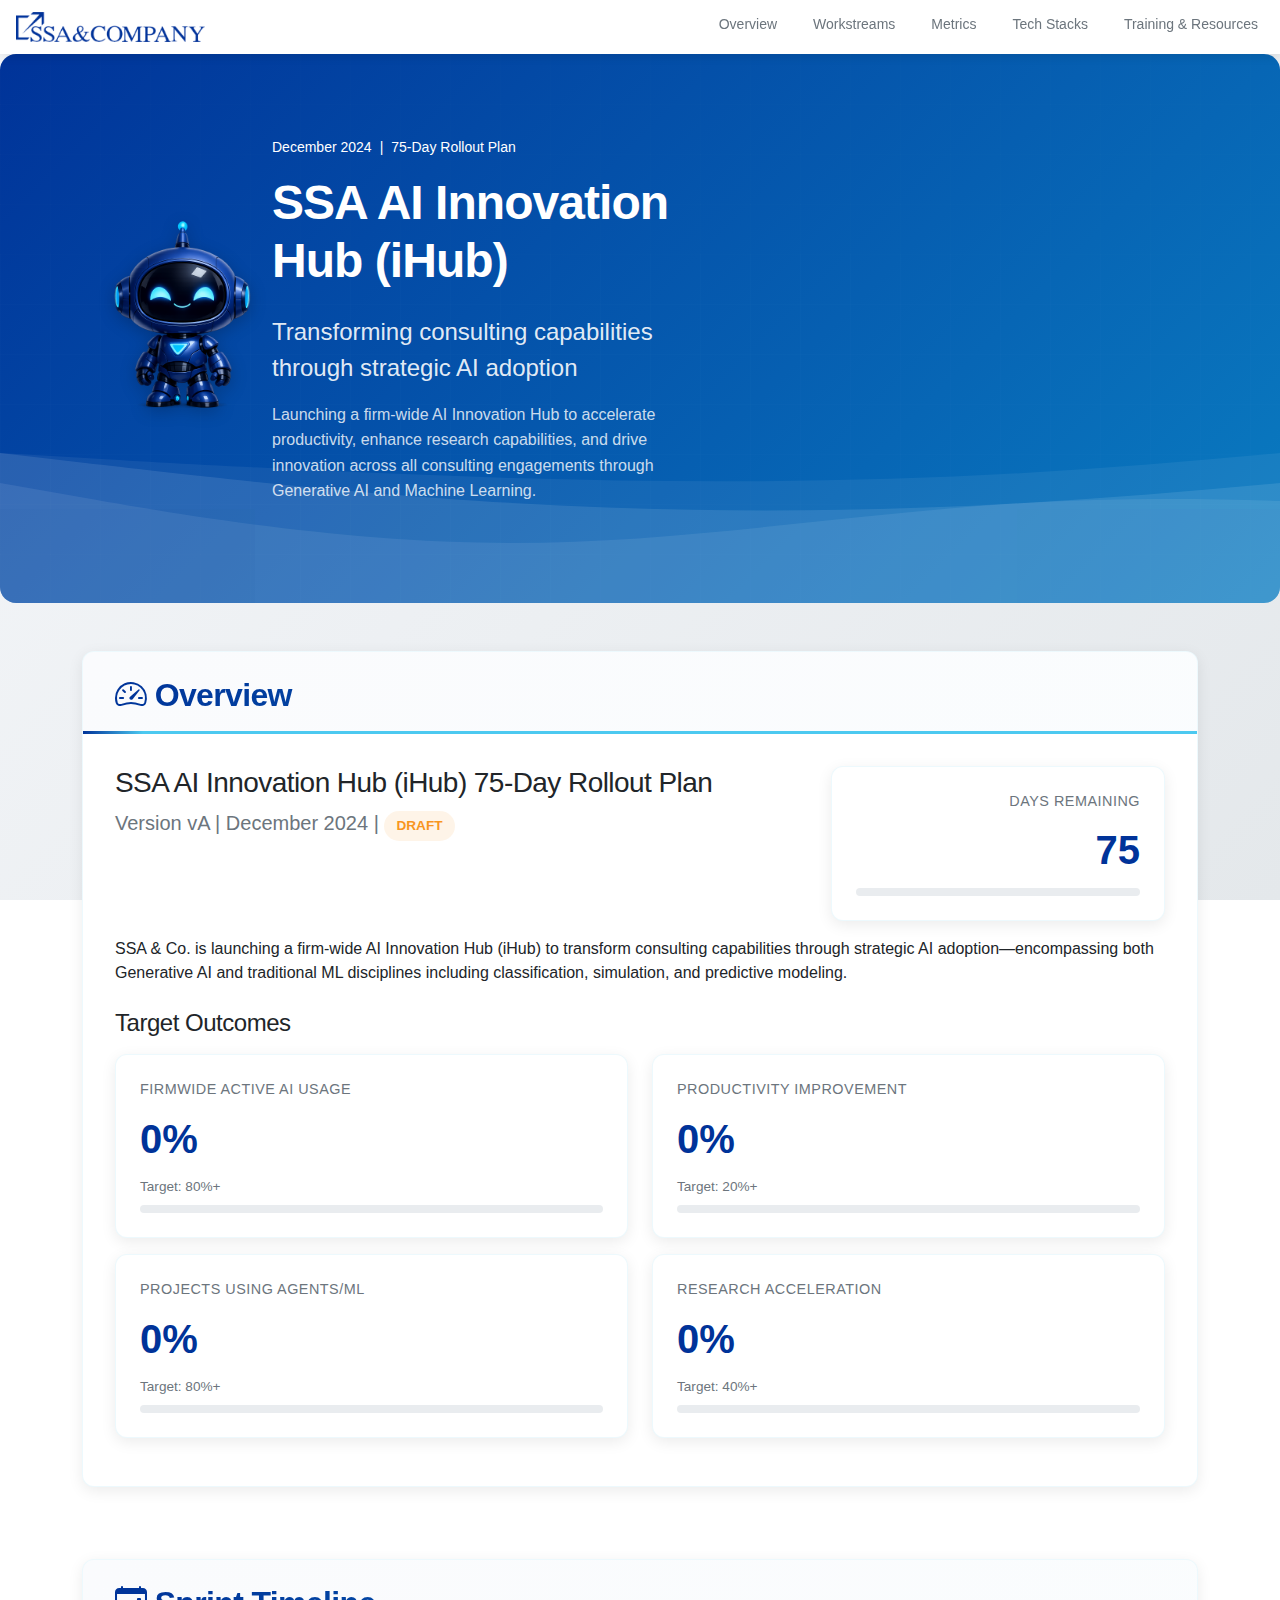
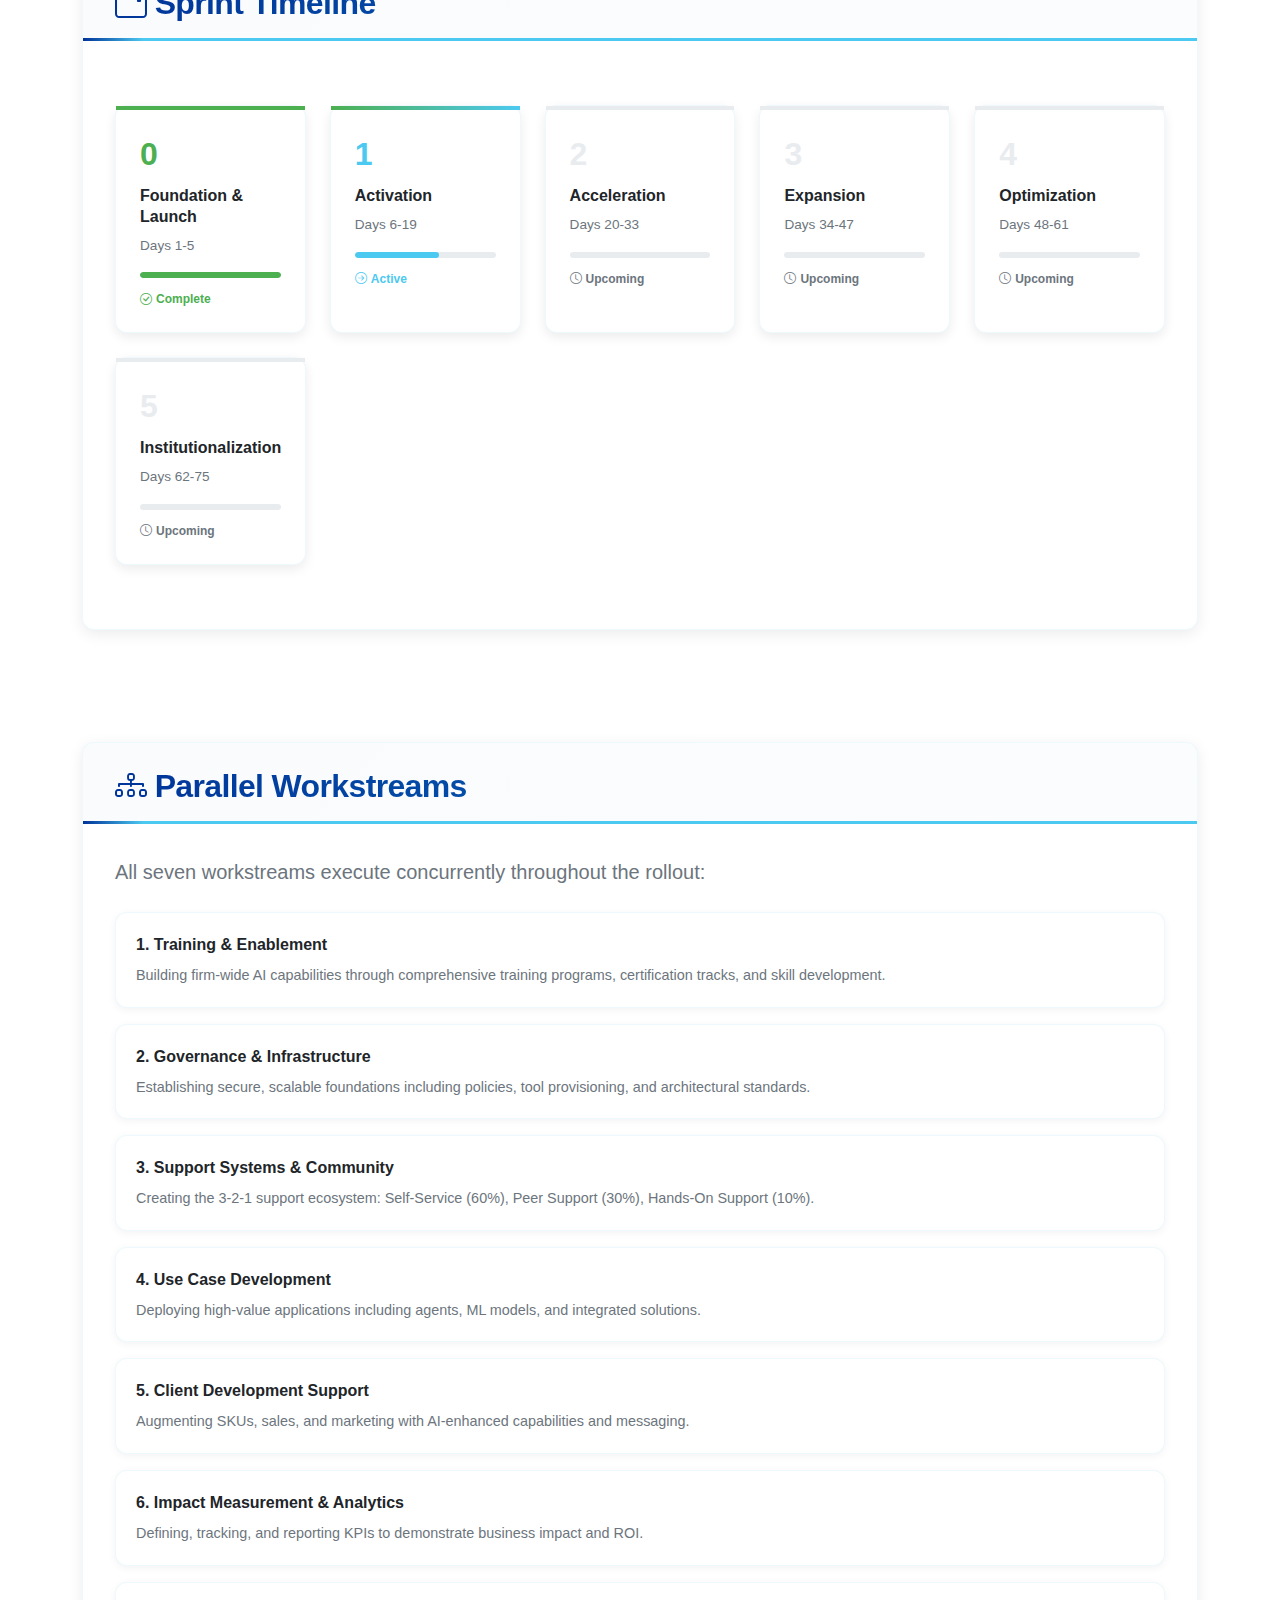
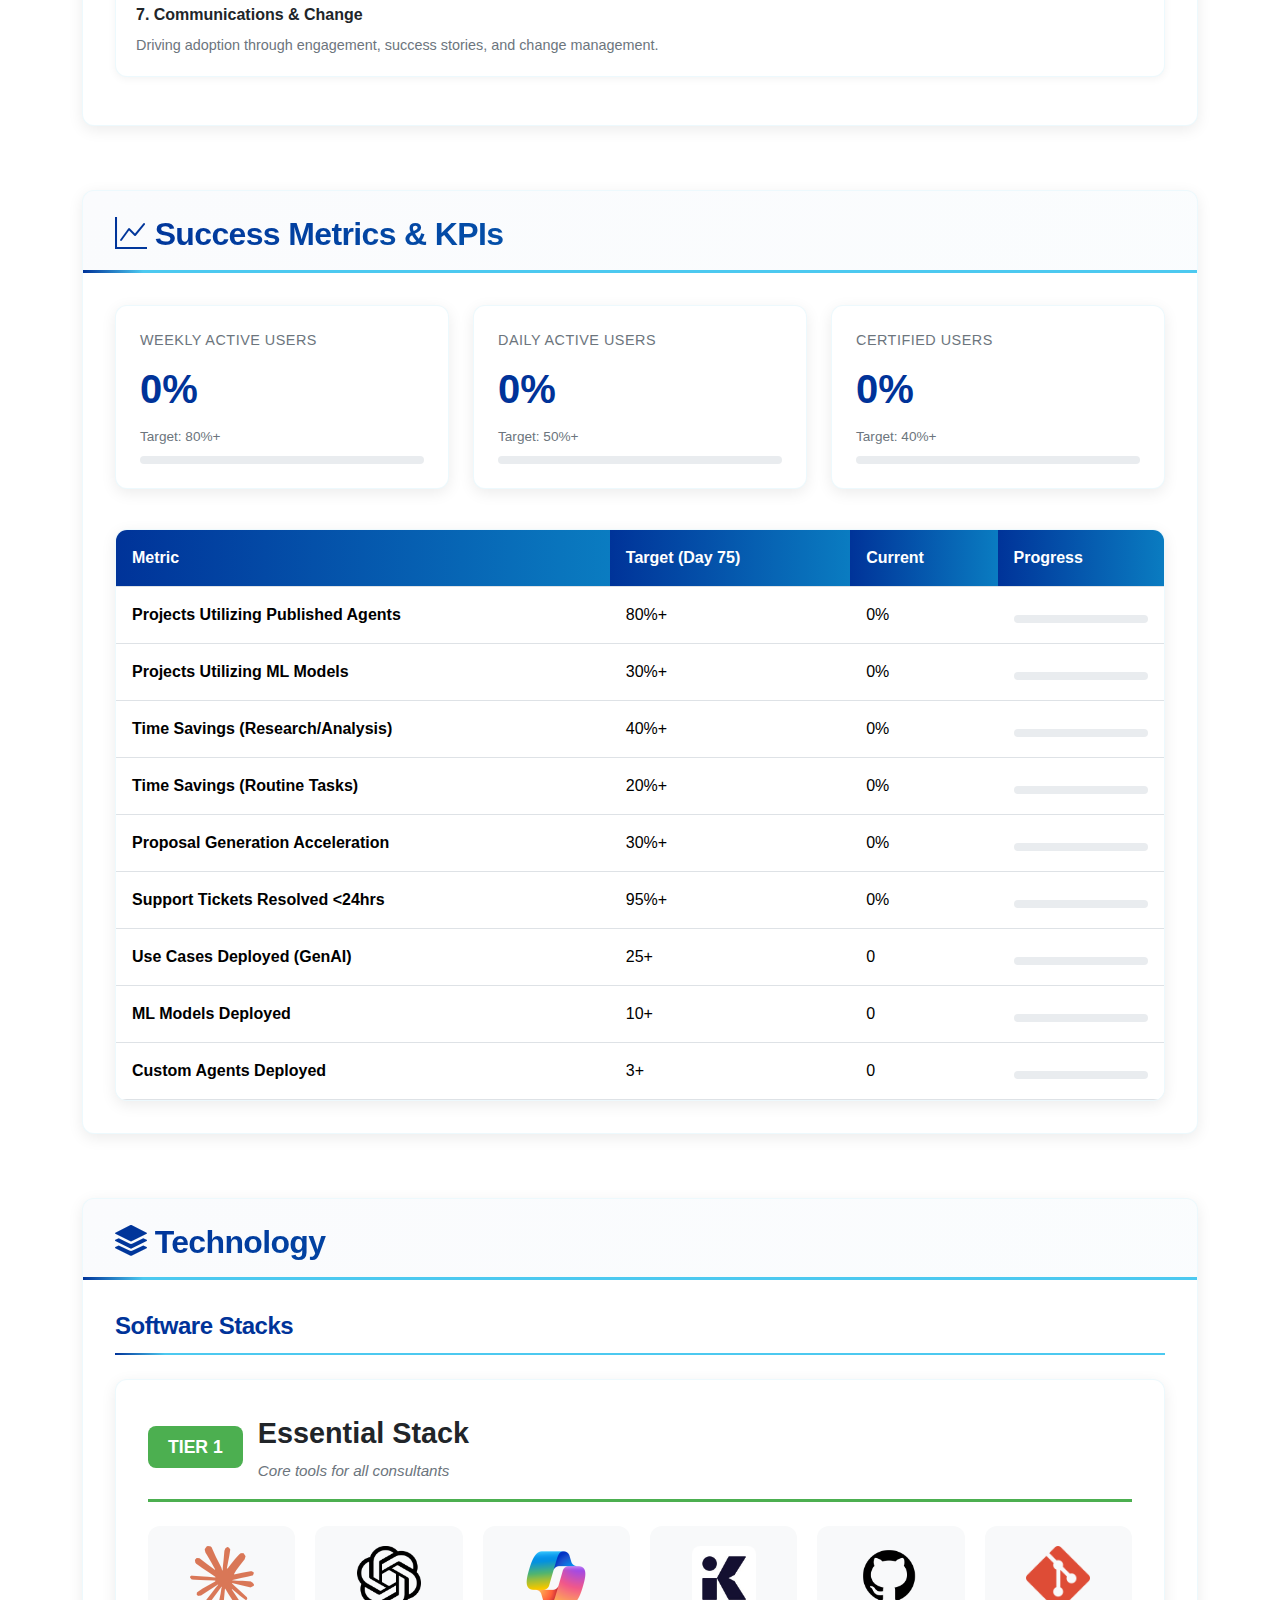
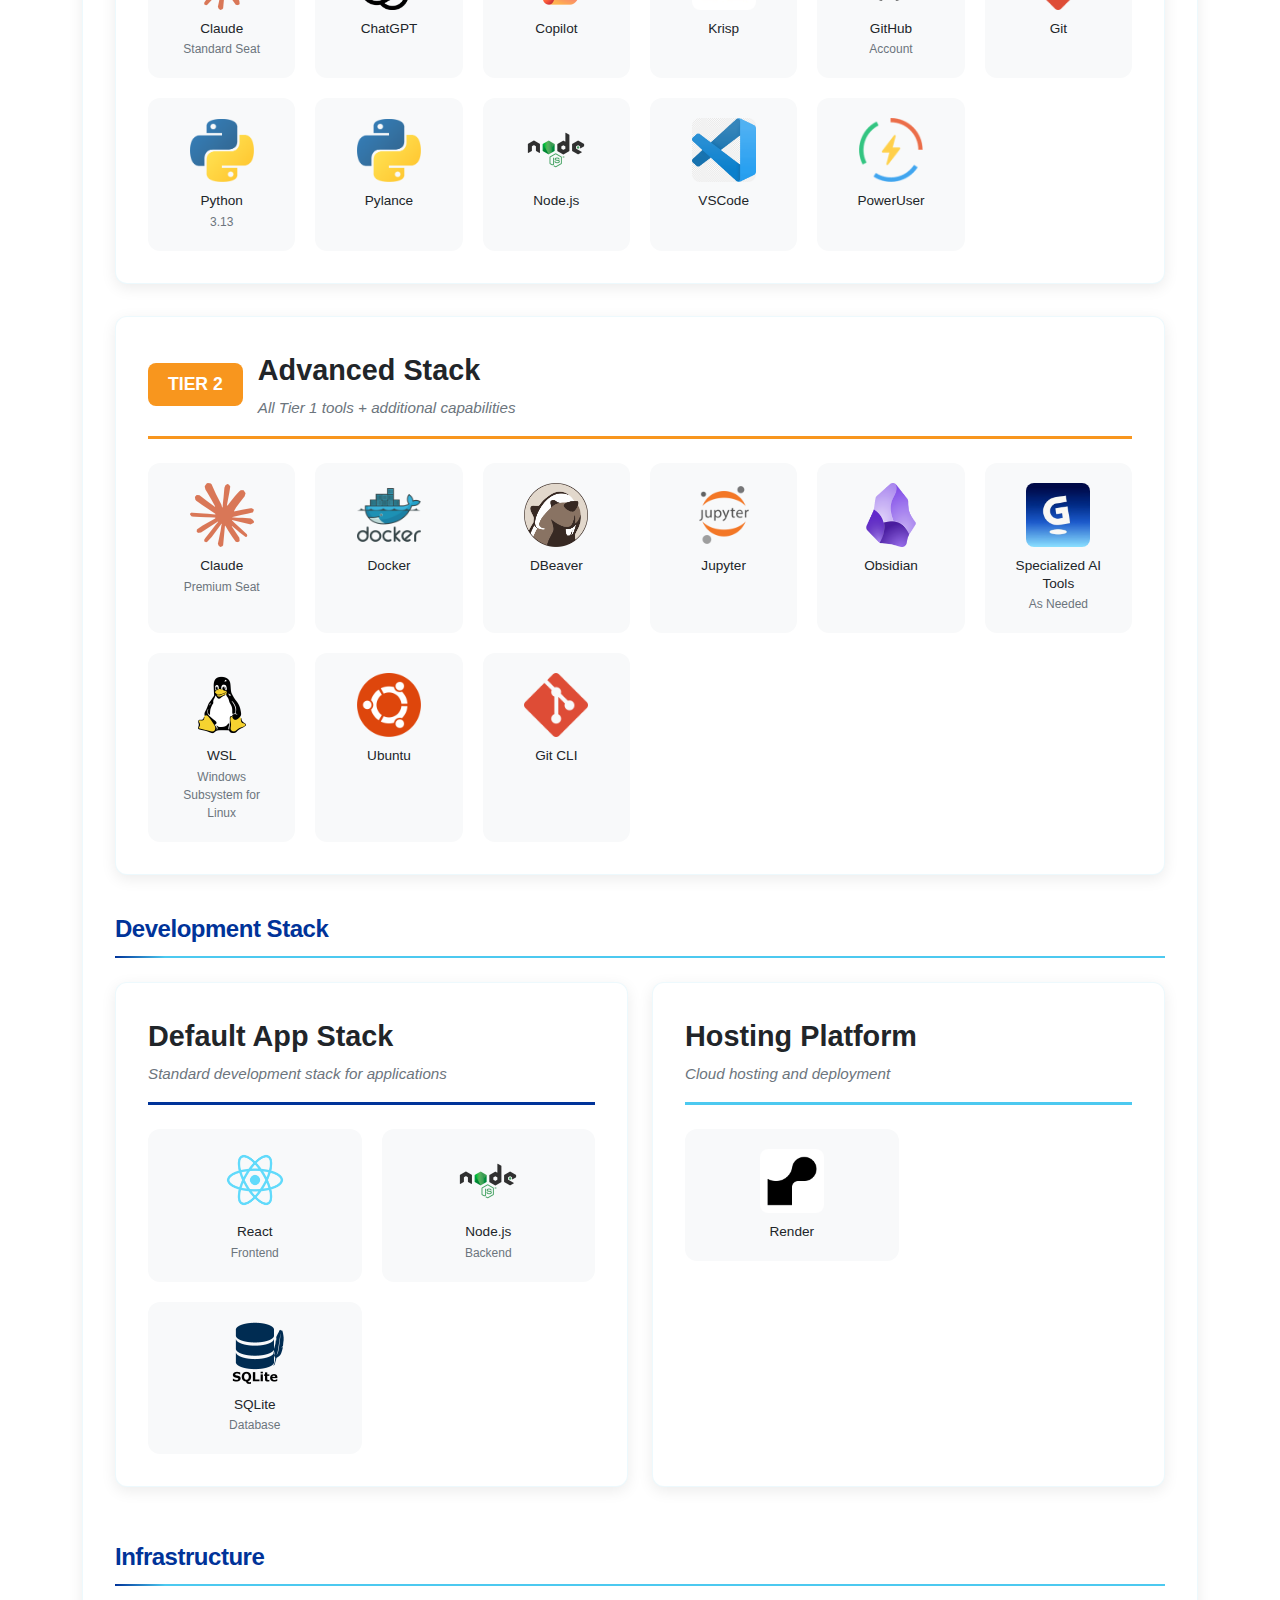
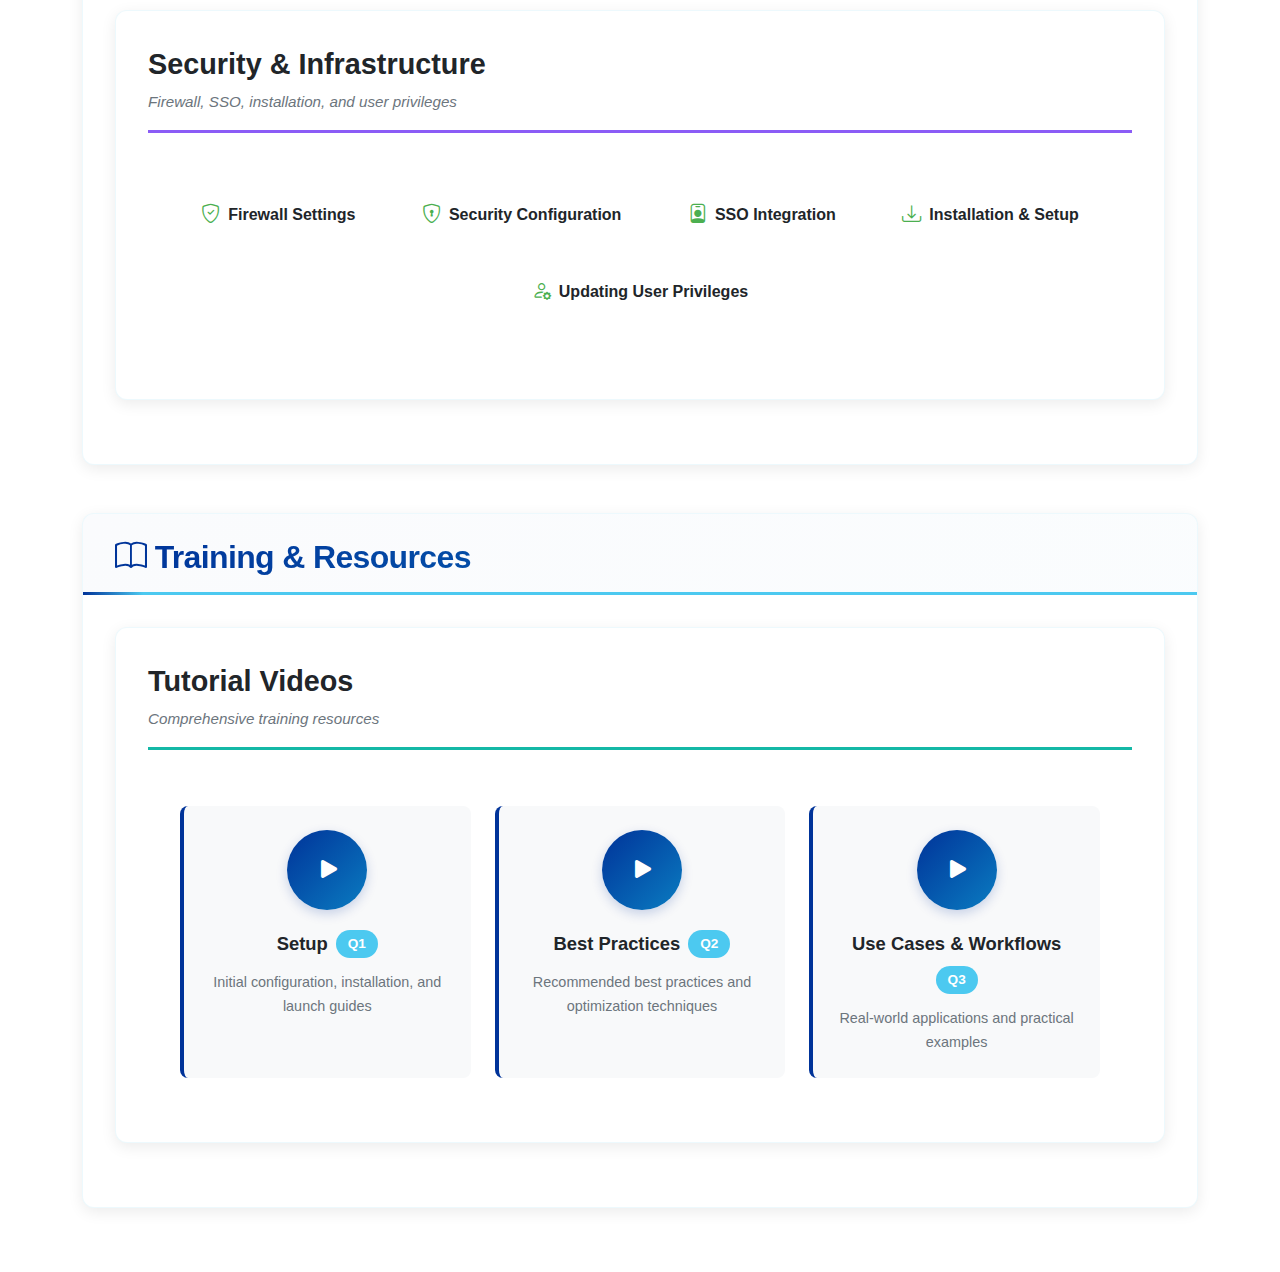
<file: dashboard.html>
<!DOCTYPE html>
<html lang="en">
<head>
    <meta charset="UTF-8">
    <meta name="viewport" content="width=device-width, initial-scale=1.0">
    <title>SSA AI Innovation Hub - Dashboard</title>
    <link rel="stylesheet" href="style.css">
    <link href="https://cdn.jsdelivr.net/npm/bootstrap@5.3.0/dist/css/bootstrap.min.css" rel="stylesheet">
    <link rel="stylesheet" href="https://cdn.jsdelivr.net/npm/bootstrap-icons@1.11.0/font/bootstrap-icons.css">
    <style>
        :root {
            --primary-color: #003399;
            --secondary-color: #0A7CC1;
            --accent-color: #4cc9f0;
            --success-color: #4CAF50;
            --warning-color: #f8961e;
            --danger-color: #f94144;
            --light-color: #f8f9fa;
            --dark-color: #212529;
            --gray-light: #e9ecef;
            --gray-medium: #6c757d;
        }

        body {
            font-family: 'Inter', 'Segoe UI', Roboto, 'Helvetica Neue', Arial, sans-serif;
            background: linear-gradient(135deg, #f5f7fa 0%, #e4e8eb 100%);
            min-height: 100vh;
            padding-top: 0;
            background-attachment: fixed;
        }

        .hero-section {
            position: relative;
            background: linear-gradient(135deg, var(--primary-color) 0%, var(--secondary-color) 100%);
            color: white;
            padding: 5rem 0;
            overflow: hidden;
        }

        .hero-background {
            position: absolute;
            inset: 0;
            opacity: 0.1;
            overflow: hidden;
        }

        .hero-background::before {
            content: '';
            position: absolute;
            inset: 0;
            background-image: 
                linear-gradient(rgba(255,255,255,0.1) 1px, transparent 1px),
                linear-gradient(90deg, rgba(255,255,255,0.1) 1px, transparent 1px);
            background-size: 50px 50px;
        }

        .wave-container {
            position: absolute;
            bottom: 0;
            left: 0;
            width: 100%;
            height: 300px;
            overflow: hidden;
            z-index: 0;
        }

        .wave-svg {
            position: absolute;
            bottom: 0;
            left: 0;
            width: 200%;
            height: 100%;
        }

        .wave-path {
            fill: rgba(255, 255, 255, 0.2);
        }

        .wave-1 {
            animation: waveAnimation1 20s linear infinite;
            opacity: 0.4;
        }

        .wave-2 {
            animation: waveAnimation2 25s linear infinite;
            opacity: 0.5;
        }

        .wave-3 {
            animation: waveAnimation3 30s linear infinite;
            opacity: 0.3;
        }

        @keyframes waveAnimation1 {
            0% {
                transform: translateX(0) translateY(0);
            }
            100% {
                transform: translateX(-50%) translateY(-10px);
            }
        }

        @keyframes waveAnimation2 {
            0% {
                transform: translateX(0) translateY(0);
            }
            100% {
                transform: translateX(-50%) translateY(5px);
            }
        }

        @keyframes waveAnimation3 {
            0% {
                transform: translateX(0) translateY(0) scaleY(1);
            }
            100% {
                transform: translateX(-50%) translateY(-5px) scaleY(1.1);
            }
        }

        .hero-content {
            animation: fadeIn 0.6s ease-out forwards;
            position: relative;
            z-index: 2;
        }

        .hero-meta {
            display: flex;
            align-items: center;
            gap: 0.5rem;
            font-size: 0.875rem;
            font-weight: 500;
            color: white;
            margin-bottom: 1rem;
        }

        .hero-title {
            font-size: 3rem;
            font-weight: 700;
            margin-bottom: 1.5rem;
            line-height: 1.2;
            color: white;
        }

        .hero-subtitle {
            font-size: 1.5rem;
            color: rgba(255, 255, 255, 0.9);
            margin-bottom: 1rem;
        }

        .hero-description {
            font-size: 1rem;
            color: rgba(255, 255, 255, 0.8);
            line-height: 1.6;
            max-width: 600px;
        }

        .hero-cards {
            display: flex;
            flex-direction: column;
            gap: 1rem;
            animation: fadeIn 0.6s ease-out forwards;
            animation-delay: 0.3s;
            opacity: 0;
            position: relative;
            z-index: 2;
        }

        .hero-card {
            background: rgba(255, 255, 255, 0.1);
            backdrop-filter: blur(10px);
            border-radius: 1rem;
            padding: 1.5rem;
            border: 1px solid rgba(255, 255, 255, 0.2);
        }

        .hero-card h3 {
            font-size: 1.125rem;
            font-weight: 600;
            margin-bottom: 1rem;
        }

        .hero-card ul {
            list-style: none;
            padding: 0;
            margin: 0;
        }

        .hero-card li {
            display: flex;
            align-items: center;
            gap: 0.5rem;
            font-size: 0.875rem;
            margin-bottom: 0.75rem;
        }

        .hero-card li i {
            color: var(--success-color);
        }

        @media (max-width: 991px) {
            .hero-title {
                font-size: 2rem;
            }
            .hero-subtitle {
                font-size: 1.25rem;
            }
        }

        html {
            scroll-behavior: smooth;
        }

        .header-bar {
            position: sticky;
            top: 0;
            background: white;
            box-shadow: 0 2px 10px rgba(0, 0, 0, 0.1);
            z-index: 1000;
            padding: 0.75rem 0;
        }

        .header-content {
            max-width: 80rem; /* max-w-7xl */
            margin: 0 auto;
            padding: 0 1rem;
            display: flex;
            align-items: center;
            justify-content: space-between;
        }

        .header-left {
            display: flex;
            align-items: center;
            gap: 1rem;
        }

        .header-logo-container {
            display: flex;
            align-items: center;
            height: 30px;
        }

        .header-logo {
            height: 30px;
            width: auto;
            max-width: none;
            object-fit: contain;
            display: block;
            image-rendering: auto;
        }

        .header-divider {
            display: none;
        }

        @media (min-width: 768px) {
            .header-divider {
                display: block;
                color: var(--gray-medium);
                font-size: 0.875rem;
            }
        }

        .header-title {
            display: none;
        }

        @media (min-width: 768px) {
            .header-title {
                display: flex;
                align-items: center;
                gap: 0.5rem;
                font-size: 0.875rem;
                color: var(--gray-medium);
            }
        }

        .header-nav {
            display: none;
        }

        @media (min-width: 768px) {
            .header-nav {
                display: flex;
                align-items: center;
                gap: 1.5rem;
            }
        }

        .header-nav-btn {
            font-size: 0.875rem;
            font-weight: 500;
            color: var(--gray-medium);
            background: none;
            border: none;
            cursor: pointer;
            transition: color 0.3s ease;
            padding-bottom: 0.25rem;
            border-bottom: 2px solid transparent;
        }

        .header-nav-btn:hover {
            color: var(--primary-color);
        }

        .header-nav-btn.active {
            color: var(--primary-color);
            border-bottom-color: var(--primary-color);
        }

        .header-nav-link {
            font-size: 0.875rem;
            font-weight: 500;
            color: var(--gray-medium);
            text-decoration: none;
            transition: color 0.3s ease;
            padding-bottom: 0.25rem;
            border-bottom: 2px solid transparent;
        }

        .header-nav-link:hover {
            color: var(--primary-color);
        }

        .header-nav-link.active {
            color: var(--primary-color);
            border-bottom-color: var(--primary-color);
        }
        
        /* Tailwind utility classes */
        .hidden {
            display: none !important;
        }
        
        @media (min-width: 768px) {
            .md\:hidden {
                display: none !important;
            }
            .md\:block {
                display: block !important;
            }
            .md\:flex {
                display: flex !important;
            }
        }
        
        .flex {
            display: flex;
        }
        
        .items-center {
            align-items: center;
        }
        
        .space-x-6 > * + * {
            margin-left: 1.5rem;
        }
        
        .space-x-2 > * + * {
            margin-left: 0.5rem;
        }
        
        .p-2 {
            padding: 0.5rem;
        }
        
        .rounded-lg {
            border-radius: 0.5rem;
        }
        
        .hover\:bg-gray-100:hover {
            background-color: #f3f4f6;
        }
        
        .text-sm {
            font-size: 0.875rem;
        }
        
        .text-secondary-light {
            color: var(--gray-medium);
        }
        
        #mobile-menu {
            border-top: 1px solid #e5e7eb;
            padding-top: 1rem;
            padding-bottom: 1rem;
        }
        
        #mobile-menu.show {
            display: block !important;
        }
        
        #mobile-menu button {
            width: 100%;
            text-align: left;
            padding: 0.5rem 1rem;
            color: var(--dark-color);
            background: none;
            border: none;
            cursor: pointer;
            border-radius: 0.25rem;
        }
        
        #mobile-menu button:hover {
            background-color: #f9fafb;
        }

        .mobile-menu-btn {
            display: block;
            padding: 0.5rem;
            border-radius: 0.5rem;
            border: none;
            background: transparent;
            color: var(--dark-color);
        }

        @media (min-width: 768px) {
            .mobile-menu-btn {
                display: none;
            }
        }

        .navbar {
            background: linear-gradient(90deg, var(--primary-color) 0%, var(--secondary-color) 100%);
            box-shadow: 0 2px 10px rgba(0, 0, 0, 0.1);
            display: none;
        }

        .nav-pills .nav-link {
            color: var(--dark-color);
            border-radius: 0.5rem;
            margin: 0 0.25rem;
            transition: all 0.3s ease;
        }

        .nav-pills .nav-link.active {
            background: linear-gradient(90deg, var(--primary-color) 0%, var(--secondary-color) 100%);
            color: white;
        }

        .nav-pills .nav-link:hover:not(.active) {
            background-color: var(--gray-light);
        }

        .dashboard-section {
            margin-bottom: 4rem;
            animation: fadeIn 0.6s ease-out forwards;
        }

        .section-container {
            background: white;
            border-radius: 0.75rem;
            padding: 0;
            box-shadow: 0 4px 15px rgba(0, 0, 0, 0.08);
            border: 1px solid rgba(76, 201, 240, 0.1);
            transition: all 0.3s ease;
            margin-bottom: 3rem;
            overflow: hidden;
        }

        .section-container:hover {
            box-shadow: 0 8px 25px rgba(0, 51, 153, 0.12);
        }

        .section-header-inner {
            padding: 1.5rem 2rem 1rem 2rem;
            border-bottom: 3px solid var(--accent-color);
            position: relative;
            background: linear-gradient(135deg, rgba(0, 51, 153, 0.02) 0%, rgba(10, 124, 193, 0.02) 100%);
        }

        .section-header-inner::after {
            content: '';
            position: absolute;
            bottom: -3px;
            left: 0;
            width: 60px;
            height: 3px;
            background: linear-gradient(90deg, var(--primary-color) 0%, var(--accent-color) 100%);
        }

        .section-header-inner h2 {
            background: linear-gradient(135deg, var(--primary-color) 0%, var(--secondary-color) 100%);
            -webkit-background-clip: text;
            -webkit-text-fill-color: transparent;
            background-clip: text;
            font-weight: 700;
            margin: 0;
        }

        .section-box {
            padding: 2rem;
        }

        .section-header {
            margin-bottom: 2rem;
            padding-bottom: 1rem;
            border-bottom: 3px solid var(--accent-color);
            position: relative;
        }

        .section-header::after {
            content: '';
            position: absolute;
            bottom: -3px;
            left: 0;
            width: 60px;
            height: 3px;
            background: linear-gradient(90deg, var(--primary-color) 0%, var(--accent-color) 100%);
        }

        .section-header h2 {
            background: linear-gradient(135deg, var(--primary-color) 0%, var(--secondary-color) 100%);
            -webkit-background-clip: text;
            -webkit-text-fill-color: transparent;
            background-clip: text;
            font-weight: 700;
            margin: 0;
        }

        .metric-card {
            background: white;
            border-radius: 0.75rem;
            padding: 1.5rem;
            box-shadow: 0 4px 15px rgba(0, 0, 0, 0.08);
            transition: all 0.3s ease;
            height: 100%;
            border: 1px solid rgba(76, 201, 240, 0.1);
        }

        .metric-card:hover {
            transform: translateY(-5px);
            box-shadow: 0 8px 25px rgba(0, 51, 153, 0.15);
            border-color: rgba(76, 201, 240, 0.3);
        }

        .metric-value {
            font-size: 2.5rem;
            font-weight: 700;
            color: var(--primary-color);
            margin: 0.5rem 0;
        }

        .metric-label {
            color: var(--gray-medium);
            font-size: 0.9rem;
            text-transform: uppercase;
            letter-spacing: 0.5px;
        }

        .metric-target {
            font-size: 0.85rem;
            color: var(--gray-medium);
            margin-top: 0.5rem;
        }

        .progress-bar-custom {
            height: 8px;
            border-radius: 4px;
            background-color: var(--gray-light);
            overflow: hidden;
            margin-top: 0.5rem;
        }

        .progress-fill {
            height: 100%;
            background: linear-gradient(90deg, var(--success-color) 0%, var(--accent-color) 100%);
            border-radius: 4px;
            transition: width 0.5s ease;
        }

        .sprint-card {
            background: white;
            border-radius: 0.75rem;
            padding: 1.5rem;
            margin-bottom: 1.5rem;
            box-shadow: 0 4px 15px rgba(0, 0, 0, 0.08);
            transition: all 0.3s ease;
            border-left: 4px solid var(--primary-color);
        }

        .sprint-card:hover {
            transform: translateX(5px);
            box-shadow: 0 6px 20px rgba(0, 0, 0, 0.12);
        }

        .sprint-card.active {
            border-left-color: var(--success-color);
            background: linear-gradient(to right, rgba(76, 201, 240, 0.05), white);
        }

        .sprint-card.completed {
            border-left-color: var(--success-color);
            opacity: 0.8;
        }

        .sprint-header {
            display: flex;
            justify-content: space-between;
            align-items: center;
            margin-bottom: 1rem;
        }

        .sprint-title {
            font-size: 1.5rem;
            font-weight: 600;
            color: var(--dark-color);
        }

        .sprint-days {
            background: var(--accent-color);
            color: white;
            padding: 0.5rem 1rem;
            border-radius: 0.5rem;
            font-weight: 600;
        }

        .workstream-item {
            background: white;
            padding: 1.25rem;
            border-radius: 0.75rem;
            margin-bottom: 1rem;
            border-left: 4px solid var(--accent-color);
            transition: all 0.3s cubic-bezier(0.4, 0, 0.2, 1);
            box-shadow: 0 2px 8px rgba(0, 0, 0, 0.05);
            border: 1px solid rgba(76, 201, 240, 0.1);
        }

        .workstream-item:hover {
            background: linear-gradient(to right, rgba(76, 201, 240, 0.05), white);
            box-shadow: 0 4px 15px rgba(0, 51, 153, 0.12);
            transform: translateX(8px);
            border-left-color: var(--secondary-color);
        }

        .workstream-title {
            font-weight: 600;
            color: var(--dark-color);
            margin-bottom: 0.5rem;
        }

        .workstream-desc {
            color: var(--gray-medium);
            font-size: 0.9rem;
        }

        /* Option 3: Card Grid Timeline */
        .timeline-grid {
            display: grid;
            grid-template-columns: repeat(auto-fit, minmax(180px, 1fr));
            gap: 1.5rem;
            padding: 2rem 0;
        }

        .sprint-card-mini {
            background: white;
            border-radius: 0.75rem;
            padding: 1.5rem;
            box-shadow: 0 4px 12px rgba(0, 0, 0, 0.08);
            transition: all 0.3s cubic-bezier(0.4, 0, 0.2, 1);
            border-top: 4px solid var(--gray-light);
            position: relative;
            overflow: visible;
            cursor: pointer;
            border: 1px solid rgba(76, 201, 240, 0.1);
        }

        .sprint-card-mini:hover {
            transform: translateY(-3px) scale(1.02);
            box-shadow: 0 8px 20px rgba(0, 51, 153, 0.15);
        }

        .sprint-card-mini::before {
            content: '';
            position: absolute;
            top: 0;
            left: 0;
            right: 0;
            height: 4px;
            background: var(--gray-light);
            transition: all 0.3s ease;
        }

        .sprint-card-mini.completed::before {
            background: var(--success-color);
        }

        .sprint-card-mini.active::before {
            background: linear-gradient(90deg, var(--success-color) 0%, var(--accent-color) 100%);
            animation: shimmer 2s infinite;
        }

        .sprint-card-mini:hover {
            transform: translateY(-5px);
            box-shadow: 0 8px 20px rgba(0, 0, 0, 0.12);
        }

        .sprint-number {
            font-size: 2rem;
            font-weight: 700;
            color: var(--gray-light);
            margin-bottom: 0.5rem;
        }

        .sprint-card-mini.completed .sprint-number {
            color: var(--success-color);
        }

        .sprint-card-mini.active .sprint-number {
            color: var(--accent-color);
        }

        .sprint-name {
            font-size: 1rem;
            font-weight: 600;
            color: var(--dark-color);
            margin-bottom: 0.5rem;
            line-height: 1.3;
        }

        .sprint-duration {
            font-size: 0.85rem;
            color: var(--gray-medium);
            margin-bottom: 1rem;
        }

        .sprint-progress-bar {
            height: 6px;
            background: var(--gray-light);
            border-radius: 3px;
            overflow: hidden;
            margin-top: 1rem;
        }

        .sprint-progress-fill {
            height: 100%;
            background: var(--accent-color);
            border-radius: 3px;
            transition: width 0.5s ease;
        }

        .sprint-card-mini.completed .sprint-progress-fill {
            width: 100%;
            background: var(--success-color);
        }

        .sprint-card-mini.active .sprint-progress-fill {
            width: 60%;
        }

        .sprint-status {
            font-size: 0.75rem;
            font-weight: 600;
            margin-top: 0.75rem;
            display: flex;
            align-items: center;
            gap: 0.25rem;
        }

        .sprint-status.completed {
            color: var(--success-color);
        }

        .sprint-status.active {
            color: var(--accent-color);
        }

        .sprint-status.upcoming {
            color: var(--gray-medium);
        }

        .sprint-details-expandable {
            max-height: 0;
            overflow: hidden;
            transition: max-height 0.4s ease, padding 0.4s ease;
            padding: 0;
            margin-top: 0;
        }

        .sprint-card-mini.selected {
            border: 2px solid var(--accent-color);
            box-shadow: 0 8px 25px rgba(76, 201, 240, 0.4), 0 0 20px rgba(76, 201, 240, 0.2);
            transform: translateY(-5px) scale(1.03);
            animation: glow 2s ease-in-out infinite;
        }

        .sprint-card-mini.selected.completed {
            border-color: var(--success-color);
            box-shadow: 0 8px 25px rgba(76, 175, 80, 0.4), 0 0 20px rgba(76, 175, 80, 0.2);
        }

        .sprint-card-mini.selected.active {
            border-color: var(--accent-color);
            box-shadow: 0 8px 25px rgba(76, 201, 240, 0.5), 0 0 25px rgba(76, 201, 240, 0.3);
        }

        .sprint-details-container {
            margin-top: 2.5rem;
            padding-top: 0;
            display: none;
        }

        .sprint-details-container.active {
            display: block;
            animation: fadeInUp 0.5s ease-out;
        }

        @keyframes fadeInUp {
            from { 
                opacity: 0; 
                transform: translateY(30px);
            }
            to { 
                opacity: 1; 
                transform: translateY(0);
            }
        }

        .sprint-details-content {
            background: linear-gradient(145deg, #ffffff 0%, #f8fafc 100%);
            border-radius: 1.25rem;
            padding: 0;
            box-shadow: 
                0 20px 40px rgba(0, 51, 153, 0.12),
                0 8px 16px rgba(0, 51, 153, 0.08),
                inset 0 1px 0 rgba(255, 255, 255, 0.9);
            border: 1px solid rgba(76, 201, 240, 0.15);
            overflow: hidden;
            position: relative;
        }

        .sprint-details-content::before {
            content: '';
            position: absolute;
            top: 0;
            left: 0;
            right: 0;
            height: 4px;
            background: linear-gradient(90deg, var(--primary-color) 0%, var(--accent-color) 50%, var(--secondary-color) 100%);
        }

        .sprint-details-header {
            background: linear-gradient(135deg, var(--primary-color) 0%, var(--secondary-color) 100%);
            padding: 1.75rem 2rem;
            display: flex;
            align-items: center;
            gap: 1.25rem;
            position: relative;
            overflow: hidden;
        }

        .sprint-details-header::before {
            content: '';
            position: absolute;
            top: -50%;
            right: -10%;
            width: 200px;
            height: 200px;
            background: radial-gradient(circle, rgba(255,255,255,0.1) 0%, transparent 70%);
            border-radius: 50%;
        }

        .sprint-details-header::after {
            content: '';
            position: absolute;
            bottom: -30%;
            left: 20%;
            width: 150px;
            height: 150px;
            background: radial-gradient(circle, rgba(255,255,255,0.08) 0%, transparent 70%);
            border-radius: 50%;
        }

        .sprint-number-badge {
            width: 64px;
            height: 64px;
            background: rgba(255, 255, 255, 0.2);
            backdrop-filter: blur(10px);
            border-radius: 1rem;
            display: flex;
            align-items: center;
            justify-content: center;
            font-size: 2rem;
            font-weight: 800;
            color: white;
            border: 2px solid rgba(255, 255, 255, 0.3);
            box-shadow: 0 4px 15px rgba(0, 0, 0, 0.1);
            position: relative;
            z-index: 1;
        }

        .sprint-header-text {
            flex: 1;
            position: relative;
            z-index: 1;
        }

        .sprint-header-text h4 {
            color: white;
            font-size: 1.5rem;
            font-weight: 700;
            margin: 0 0 0.25rem 0;
            text-shadow: 0 2px 4px rgba(0, 0, 0, 0.1);
        }

        .sprint-header-text .sprint-duration-badge {
            display: inline-flex;
            align-items: center;
            gap: 0.5rem;
            background: rgba(255, 255, 255, 0.2);
            padding: 0.35rem 0.85rem;
            border-radius: 2rem;
            font-size: 0.85rem;
            color: rgba(255, 255, 255, 0.95);
            font-weight: 500;
        }

        .sprint-details-body {
            padding: 2rem;
        }

        .sprint-objectives-card {
            background: linear-gradient(135deg, rgba(0, 51, 153, 0.04) 0%, rgba(76, 201, 240, 0.06) 100%);
            border-radius: 1rem;
            padding: 1.5rem;
            margin-bottom: 2rem;
            border: 1px solid rgba(76, 201, 240, 0.15);
            position: relative;
            overflow: hidden;
        }

        .sprint-objectives-card::before {
            content: '';
            position: absolute;
            top: 0;
            left: 0;
            width: 4px;
            height: 100%;
            background: linear-gradient(180deg, var(--primary-color) 0%, var(--accent-color) 100%);
            border-radius: 4px 0 0 4px;
        }

        .sprint-objectives-card .objectives-label {
            display: flex;
            align-items: center;
            gap: 0.5rem;
            font-size: 0.8rem;
            font-weight: 700;
            text-transform: uppercase;
            letter-spacing: 0.5px;
            color: var(--primary-color);
            margin-bottom: 0.75rem;
        }

        .sprint-objectives-card .objectives-label i {
            font-size: 1rem;
        }

        .sprint-objectives-card p {
            font-size: 1.1rem;
            line-height: 1.7;
            color: var(--dark-color);
            margin: 0;
        }

        .deliverables-section {
            margin-bottom: 2rem;
        }

        .deliverables-section h5 {
            display: flex;
            align-items: center;
            gap: 0.75rem;
            font-size: 1.1rem;
            font-weight: 700;
            color: var(--dark-color);
            margin-bottom: 1.25rem;
            padding-bottom: 0.75rem;
            border-bottom: 2px solid var(--gray-light);
        }

        .deliverables-section h5 i {
            color: var(--secondary-color);
            font-size: 1.25rem;
        }

        .deliverables-grid {
            display: grid;
            grid-template-columns: repeat(3, 1fr);
            gap: 1rem;
        }

        @media (max-width: 992px) {
            .deliverables-grid {
                grid-template-columns: repeat(2, 1fr);
            }
        }

        @media (max-width: 576px) {
            .deliverables-grid {
                grid-template-columns: 1fr;
            }
        }

        .deliverable-card {
            background: white;
            border-radius: 1rem;
            padding: 1.25rem;
            border: 1px solid var(--gray-light);
            transition: all 0.3s cubic-bezier(0.4, 0, 0.2, 1);
            animation: scaleIn 0.4s ease-out forwards;
            opacity: 0;
            transform: scale(0.95);
            display: flex;
            flex-direction: column;
            position: relative;
            overflow: hidden;
            min-height: 120px;
        }

        .deliverable-card::before {
            content: '';
            position: absolute;
            top: 0;
            left: 0;
            width: 100%;
            height: 3px;
            background: linear-gradient(90deg, var(--success-color) 0%, var(--accent-color) 100%);
            opacity: 0;
            transition: opacity 0.3s ease;
        }

        .deliverable-card:hover::before {
            opacity: 1;
        }

        .deliverable-card:nth-child(1) { animation-delay: 0.1s; }
        .deliverable-card:nth-child(2) { animation-delay: 0.15s; }
        .deliverable-card:nth-child(3) { animation-delay: 0.2s; }
        .deliverable-card:nth-child(4) { animation-delay: 0.25s; }
        .deliverable-card:nth-child(5) { animation-delay: 0.3s; }
        .deliverable-card:nth-child(6) { animation-delay: 0.35s; }

        @keyframes scaleIn {
            to {
                opacity: 1;
                transform: scale(1);
            }
        }

        .deliverable-card:hover {
            background: linear-gradient(145deg, #ffffff 0%, rgba(76, 201, 240, 0.06) 100%);
            border-color: rgba(76, 201, 240, 0.35);
            transform: translateY(-4px);
            box-shadow: 
                0 12px 24px rgba(0, 51, 153, 0.1),
                0 4px 8px rgba(76, 201, 240, 0.08);
        }

        .deliverable-checkbox {
            width: 32px;
            height: 32px;
            min-width: 32px;
            border-radius: 0.6rem;
            display: flex;
            align-items: center;
            justify-content: center;
            font-size: 0.9rem;
            margin-bottom: 0.875rem;
            cursor: pointer;
            transition: all 0.3s cubic-bezier(0.4, 0, 0.2, 1);
            border: 2px solid var(--gray-light);
            background: white;
            color: transparent;
        }

        .deliverable-checkbox:hover {
            border-color: var(--accent-color);
            background: rgba(76, 201, 240, 0.08);
            transform: scale(1.05);
        }

        .deliverable-checkbox.checked {
            background: linear-gradient(135deg, var(--success-color) 0%, #2dd4bf 100%);
            border-color: transparent;
            color: white;
            box-shadow: 0 3px 10px rgba(76, 175, 80, 0.25);
            animation: checkPop 0.3s ease-out;
        }

        @keyframes checkPop {
            0% { transform: scale(0.8); }
            50% { transform: scale(1.15); }
            100% { transform: scale(1); }
        }

        .deliverable-card.completed {
            background: linear-gradient(145deg, rgba(76, 175, 80, 0.06) 0%, rgba(45, 212, 191, 0.04) 100%);
            border-color: rgba(76, 175, 80, 0.2);
        }

        .deliverable-card.completed .deliverable-text {
            color: var(--gray-medium);
        }

        .deliverable-text {
            font-size: 0.95rem;
            line-height: 1.55;
            color: var(--dark-color);
            font-weight: 500;
            transition: color 0.3s ease;
        }

        .milestone-card {
            background: linear-gradient(135deg, rgba(76, 201, 240, 0.12) 0%, rgba(0, 51, 153, 0.08) 100%);
            border-radius: 1rem;
            padding: 1.75rem;
            position: relative;
            overflow: hidden;
            border: 1px solid rgba(76, 201, 240, 0.2);
            box-shadow: 0 4px 15px rgba(0, 51, 153, 0.06);
        }

        .milestone-card::before {
            content: '';
            position: absolute;
            top: 0;
            left: 0;
            width: 100%;
            height: 4px;
            background: linear-gradient(90deg, var(--accent-color) 0%, var(--success-color) 100%);
        }

        .milestone-card::after {
            content: '';
            position: absolute;
            top: -50px;
            right: -50px;
            width: 150px;
            height: 150px;
            background: radial-gradient(circle, rgba(76, 201, 240, 0.15) 0%, transparent 70%);
            border-radius: 50%;
        }

        .milestone-header {
            display: flex;
            align-items: center;
            gap: 0.75rem;
            margin-bottom: 1rem;
        }

        .milestone-icon {
            width: 40px;
            height: 40px;
            background: linear-gradient(135deg, var(--accent-color) 0%, var(--secondary-color) 100%);
            border-radius: 0.75rem;
            display: flex;
            align-items: center;
            justify-content: center;
            color: white;
            font-size: 1.25rem;
            box-shadow: 0 4px 12px rgba(76, 201, 240, 0.3);
        }

        .milestone-label {
            font-size: 0.8rem;
            font-weight: 700;
            text-transform: uppercase;
            letter-spacing: 0.5px;
            color: var(--secondary-color);
        }

        .milestone-text {
            font-size: 1.05rem;
            line-height: 1.7;
            color: var(--dark-color);
            position: relative;
            z-index: 1;
        }

        .milestone-text strong {
            color: var(--primary-color);
            font-weight: 700;
        }

        /* Legacy styles for expandable sections */
        .sprint-details-expandable .sprint-objectives {
            margin-bottom: 1rem;
            color: var(--dark-color);
        }

        .sprint-details-expandable h5 {
            font-size: 1rem;
            font-weight: 600;
            color: var(--primary-color);
            margin-top: 1rem;
            margin-bottom: 0.75rem;
        }

        .sprint-details-expandable ul {
            margin-bottom: 1rem;
            padding-left: 1.5rem;
        }

        .sprint-details-expandable li {
            margin-bottom: 0.5rem;
            color: var(--dark-color);
        }

        .sprint-details-expandable .milestone {
            background: rgba(76, 201, 240, 0.1);
            padding: 1rem;
            border-radius: 0.5rem;
            border-left: 3px solid var(--accent-color);
            margin-top: 1rem;
        }

        .sprint-details-expandable .milestone strong {
            color: var(--primary-color);
        }

        @keyframes pulse {
            0%, 100% { opacity: 1; }
            50% { opacity: 0.5; }
        }

        @keyframes shimmer {
            0% { background-position: -200% 0; }
            100% { background-position: 200% 0; }
        }

        .expandable-section {
            margin-top: 1rem;
            max-height: 0;
            overflow: hidden;
            transition: max-height 0.3s ease;
        }

        .expandable-section.expanded {
            max-height: 2000px;
        }

        .expand-btn {
            background: none;
            border: none;
            color: var(--primary-color);
            cursor: pointer;
            font-weight: 600;
            padding: 0.5rem 0;
            display: flex;
            align-items: center;
            gap: 0.5rem;
        }

        .expand-btn:hover {
            color: var(--secondary-color);
        }

        .tech-stack-grid {
            display: grid;
            grid-template-columns: repeat(auto-fill, minmax(140px, 1fr));
            gap: 20px;
            margin-top: 1.5rem;
        }

        .tool-item {
            display: flex;
            flex-direction: column;
            align-items: center;
            padding: 20px;
            background: var(--light-color);
            border-radius: 0.75rem;
            transition: all 0.3s ease;
            text-align: center;
        }

        .tool-item:hover {
            background: white;
            transform: scale(1.05);
            box-shadow: 0 4px 12px rgba(0, 0, 0, 0.1);
        }

        .tool-logo {
            width: 64px;
            height: 64px;
            object-fit: contain;
            margin-bottom: 10px;
            border-radius: 0.5rem;
        }

        .tool-name {
            font-size: 0.85rem;
            font-weight: 500;
            color: var(--dark-color);
            line-height: 1.3;
        }

        .tool-variant {
            font-size: 0.75rem;
            color: var(--gray-medium);
            margin-top: 3px;
        }

        .tier-card {
            background: white;
            border-radius: 0.75rem;
            padding: 2rem;
            margin-bottom: 2rem;
            box-shadow: 0 4px 15px rgba(0, 0, 0, 0.08);
            border: 1px solid rgba(76, 201, 240, 0.1);
            transition: all 0.3s ease;
        }

        .tier-card:hover {
            transform: translateY(-3px);
            box-shadow: 0 8px 25px rgba(0, 51, 153, 0.15);
        }

        .tier-header {
            display: flex;
            align-items: center;
            margin-bottom: 1.5rem;
            padding-bottom: 1rem;
            border-bottom: 3px solid;
        }

        .tier-1 .tier-header {
            border-color: var(--success-color);
        }

        .tier-2 .tier-header {
            border-color: var(--warning-color);
        }

        .tier-badge {
            font-size: 1.1rem;
            font-weight: 700;
            padding: 8px 20px;
            border-radius: 0.5rem;
            margin-right: 15px;
            color: white;
        }

        .tier-1 .tier-badge {
            background: var(--success-color);
        }

        .tier-2 .tier-badge {
            background: var(--warning-color);
        }

        .tier-title {
            font-size: 1.8rem;
            font-weight: 600;
            color: var(--dark-color);
        }

        .tier-description {
            color: var(--gray-medium);
            font-size: 0.95rem;
            margin-top: 5px;
            font-style: italic;
        }

        .subsection-header {
            font-size: 1.5rem;
            font-weight: 600;
            color: var(--primary-color);
            margin: 2.5rem 0 1.5rem 0;
            padding-bottom: 0.75rem;
            border-bottom: 2px solid var(--accent-color);
            position: relative;
        }

        .subsection-header:first-child {
            margin-top: 0;
        }

        .subsection-header::after {
            content: '';
            position: absolute;
            bottom: -2px;
            left: 0;
            width: 50px;
            height: 2px;
            background: linear-gradient(90deg, var(--primary-color) 0%, var(--accent-color) 100%);
        }

        .status-badge {
            display: inline-block;
            padding: 0.25rem 0.75rem;
            border-radius: 1rem;
            font-size: 0.85rem;
            font-weight: 600;
        }

        .status-draft {
            background: rgba(248, 150, 30, 0.1);
            color: var(--warning-color);
        }

        .status-active {
            background: rgba(76, 201, 240, 0.1);
            color: var(--secondary-color);
        }

        .status-completed {
            background: rgba(76, 175, 80, 0.1);
            color: var(--success-color);
        }

        .kpi-table {
            background: white;
            border-radius: 0.75rem;
            overflow: hidden;
            box-shadow: 0 4px 15px rgba(0, 0, 0, 0.08);
            border: 1px solid rgba(76, 201, 240, 0.1);
        }

        .kpi-table table {
            margin: 0;
        }

        .kpi-table th {
            background: linear-gradient(90deg, var(--primary-color) 0%, var(--secondary-color) 100%);
            color: white;
            font-weight: 600;
            padding: 1rem;
        }

        .kpi-table td {
            padding: 1rem;
            vertical-align: middle;
        }

        .kpi-table tr:hover {
            background-color: rgba(76, 201, 240, 0.05);
        }

        .milestone-checkbox {
            margin-right: 0.5rem;
        }

        .milestone-item {
            padding: 0.75rem;
            margin-bottom: 0.5rem;
            background: var(--light-color);
            border-radius: 0.5rem;
            display: flex;
            align-items: center;
        }

        .milestone-item.completed {
            background: rgba(76, 175, 80, 0.1);
            text-decoration: line-through;
            opacity: 0.7;
        }

        @keyframes fadeIn {
            from { opacity: 0; transform: translateY(20px); }
            to { opacity: 1; transform: translateY(0); }
        }

        @keyframes slideIn {
            from { opacity: 0; transform: translateX(-20px); }
            to { opacity: 1; transform: translateX(0); }
        }

        @keyframes shimmer {
            0% { background-position: -200% center; }
            100% { background-position: 200% center; }
        }

        @keyframes glow {
            0%, 100% { box-shadow: 0 0 20px rgba(0, 51, 153, 0.3), 0 0 40px rgba(10, 124, 193, 0.2); }
            50% { box-shadow: 0 0 30px rgba(0, 51, 153, 0.5), 0 0 60px rgba(10, 124, 193, 0.3); }
        }

        .animate-fade-in {
            animation: fadeIn 0.6s ease-out forwards;
        }

        .animate-slide-in {
            animation: slideIn 0.5s ease-out forwards;
        }

        .gradient-text {
            background: linear-gradient(135deg, var(--primary-color) 0%, var(--secondary-color) 100%);
            -webkit-background-clip: text;
            -webkit-text-fill-color: transparent;
            background-clip: text;
        }

        /* Custom Scrollbar */
        ::-webkit-scrollbar {
            width: 8px;
            height: 8px;
        }

        ::-webkit-scrollbar-track {
            background: #f1f1f1;
            border-radius: 4px;
        }

        ::-webkit-scrollbar-thumb {
            background: var(--accent-color);
            border-radius: 4px;
        }

        ::-webkit-scrollbar-thumb:hover {
            background: var(--secondary-color);
        }

        @media (max-width: 768px) {
            .tech-stack-grid {
                grid-template-columns: repeat(auto-fill, minmax(120px, 1fr));
            }
            
            .timeline-grid {
                grid-template-columns: repeat(auto-fit, minmax(150px, 1fr));
                gap: 1rem;
            }
            
            .sprint-card-mini {
                padding: 1rem;
            }
            
            .sprint-number {
                font-size: 1.5rem;
            }
            
            .sprint-name {
                font-size: 0.9rem;
            }
        }
    </style>
</head>
<body>
    <!-- Header Bar -->
    <header class="header-bar">
        <div class="header-content">
            <div class="header-left">
                <img src="logos/SSA.png" alt="SSA & Company" style="height: 30px; object-fit: contain;">
            </div>
            <div class="flex items-center space-x-6">
                <nav class="hidden md:flex items-center space-x-6">
                    <button onclick="scrollToSection('overview')" class="header-nav-btn" data-section="overview">Overview</button>
                    <button onclick="scrollToSection('workstreams')" class="header-nav-btn" data-section="workstreams">Workstreams</button>
                    <button onclick="scrollToSection('metrics')" class="header-nav-btn" data-section="metrics">Metrics</button>
                    <button onclick="scrollToSection('tech-stacks')" class="header-nav-btn" data-section="tech-stacks">Tech Stacks</button>
                    <button onclick="scrollToSection('training-resources')" class="header-nav-btn" data-section="training-resources">Training & Resources</button>
                </nav>

                <button onclick="toggleMobileMenu()" class="md:hidden p-2 rounded-lg hover:bg-gray-100" id="mobile-menu-button">
                    <i class="bi bi-list" id="mobile-menu-icon"></i>
                </button>
            </div>
        </div>

        <div id="mobile-menu" class="md:hidden mt-4 pb-4 border-t pt-4" style="display: none;">
            <button onclick="scrollToSection('overview')" class="block w-full text-left py-2 px-4 text-secondary hover:bg-gray-50 rounded">Overview</button>
            <button onclick="scrollToSection('workstreams')" class="block w-full text-left py-2 px-4 text-secondary hover:bg-gray-50 rounded">Workstreams</button>
            <button onclick="scrollToSection('metrics')" class="block w-full text-left py-2 px-4 text-secondary hover:bg-gray-50 rounded">Metrics</button>
            <button onclick="scrollToSection('tech-stacks')" class="block w-full text-left py-2 px-4 text-secondary hover:bg-gray-50 rounded">Tech Stacks</button>
            <button onclick="scrollToSection('training-resources')" class="block w-full text-left py-2 px-4 text-secondary hover:bg-gray-50 rounded">Training & Resources</button>
        </div>
    </header>

    <!-- Hero Section -->
    <section class="hero-section">
        <div class="hero-background"></div>
        <div class="wave-container">
            <svg class="wave-svg wave-1" xmlns="http://www.w3.org/2000/svg" viewBox="0 0 1440 320" preserveAspectRatio="none">
                <path class="wave-path" d="M0,192L48,208C96,224,192,256,288,256C384,256,480,224,576,213.3C672,203,768,213,864,229.3C960,245,1056,267,1152,261.3C1248,256,1344,224,1392,208L1440,192L1440,320L1392,320C1344,320,1248,320,1152,320C1056,320,960,320,864,320C768,320,672,320,576,320C480,320,384,320,288,320C192,320,96,320,48,320L0,320Z M1440,192L1488,208C1536,224,1632,256,1728,256C1824,256,1920,224,2016,213.3C2112,203,2208,213,2304,229.3C2400,245,2496,267,2592,261.3C2688,256,2784,224,2832,208L2880,192L2880,320L2832,320C2784,320,2688,320,2592,320C2496,320,2400,320,2304,320C2208,320,2112,320,2016,320C1920,320,1824,320,1728,320C1632,320,1536,320,1488,320L1440,320Z"></path>
            </svg>
            <svg class="wave-svg wave-2" xmlns="http://www.w3.org/2000/svg" viewBox="0 0 1440 320" preserveAspectRatio="none">
                <path class="wave-path" d="M0,160L48,170.7C96,181,192,203,288,213.3C384,224,480,224,576,213.3C672,203,768,181,864,170.7C960,160,1056,160,1152,165.3C1248,171,1344,181,1392,186.7L1440,192L1440,320L1392,320C1344,320,1248,320,1152,320C1056,320,960,320,864,320C768,320,672,320,576,320C480,320,384,320,288,320C192,320,96,320,48,320L0,320Z M1440,160L1488,170.7C1536,181,1632,203,1728,213.3C1824,224,1920,224,2016,213.3C2112,203,2208,181,2304,170.7C2400,160,2496,160,2592,165.3C2688,171,2784,181,2832,186.7L2880,192L2880,320L2832,320C2784,320,2688,320,2592,320C2496,320,2400,320,2304,320C2208,320,2112,320,2016,320C1920,320,1824,320,1728,320C1632,320,1536,320,1488,320L1440,320Z"></path>
            </svg>
            <svg class="wave-svg wave-3" xmlns="http://www.w3.org/2000/svg" viewBox="0 0 1440 320" preserveAspectRatio="none">
                <path class="wave-path" d="M0,160L48,165.3C96,171,192,181,288,186.7C384,192,480,192,576,181.3C672,171,768,149,864,138.7C960,128,1056,128,1152,133.3C1248,139,1344,149,1392,154.7L1440,160L1440,320L1392,320C1344,320,1248,320,1152,320C1056,320,960,320,864,320C768,320,672,320,576,320C480,320,384,320,288,320C192,320,96,320,48,320L0,320Z M1440,160L1488,165.3C1536,171,1632,181,1728,186.7C1824,192,1920,192,2016,181.3C2112,171,2208,149,2304,138.7C2400,128,2496,128,2592,133.3C2688,139,2784,149,2832,154.7L2880,160L2880,320L2832,320C2784,320,2688,320,2592,320C2496,320,2400,320,2304,320C2208,320,2112,320,2016,320C1920,320,1824,320,1728,320C1632,320,1536,320,1488,320L1440,320Z"></path>
            </svg>
        </div>
        <div class="container" style="position: relative; z-index: 2;">
            <div class="row align-items-center">
                <div class="col-lg-2 d-none d-lg-block" style="display: flex; align-items: center; justify-content: center; position: relative; z-index: 2;">
                    <img src="logos/AIRobot.png" alt="AI Robot" style="max-width: 200px; height: auto; filter: drop-shadow(0 4px 8px rgba(0, 0, 0, 0.2));">
                </div>
                <div class="col-lg-5">
                    <div class="hero-content">
                        <div class="hero-meta">
                            <span>December 2024</span>
                            <span>|</span>
                            <span>75-Day Rollout Plan</span>
                        </div>
                        <h1 class="hero-title">SSA AI Innovation Hub (iHub)</h1>
                        <p class="hero-subtitle">Transforming consulting capabilities through strategic AI adoption</p>
                        <p class="hero-description">
                            Launching a firm-wide AI Innovation Hub to accelerate productivity, enhance research capabilities, 
                            and drive innovation across all consulting engagements through Generative AI and Machine Learning.
                        </p>
                    </div>
                </div>
                <div class="col-lg-5 d-none d-lg-block">
                    <div class="hero-cards">
                        <div class="hero-card">
                            <h3>Key Objectives</h3>
                            <ul>
                                <li><i class="bi bi-check-circle-fill"></i> 80%+ Firmwide Active AI Usage</li>
                                <li><i class="bi bi-check-circle-fill"></i> 20%+ Productivity Improvement</li>
                                <li><i class="bi bi-check-circle-fill"></i> 80%+ Projects Using Agents/ML</li>
                            </ul>
                        </div>
                        <div class="hero-card">
                            <h3>Timeline</h3>
                            <ul>
                                <li><i class="bi bi-calendar-event"></i> <strong>Sprint 0:</strong> Foundation & Launch</li>
                                <li><i class="bi bi-calendar-event"></i> <strong>Sprint 1:</strong> Activation</li>
                                <li><i class="bi bi-calendar-event"></i> <strong>Sprint 2-5:</strong> Acceleration & Scale</li>
                            </ul>
                        </div>
                    </div>
                </div>
            </div>
        </div>
    </section>

    <div class="container mt-5" id="top">
        <!-- Overview Section -->
        <div id="overview" class="dashboard-section">
            <div class="row mb-4">
                <div class="col-12">
                    <div class="section-container">
                        <div class="section-header-inner">
                            <h2><i class="bi bi-speedometer2"></i> Overview</h2>
                        </div>
                        <div class="section-box">
                            <div class="row mb-3">
                                <div class="col-md-8">
                                    <h3>SSA AI Innovation Hub (iHub) 75-Day Rollout Plan</h3>
                                    <p class="lead">Version vA | December 2024 | <span class="status-badge status-draft">DRAFT</span></p>
                                </div>
                                <div class="col-md-4 text-end">
                                    <div class="metric-card">
                                        <div class="metric-label">Days Remaining</div>
                                        <div class="metric-value" id="daysRemaining">75</div>
                                        <div class="progress-bar-custom">
                                            <div class="progress-fill" style="width: 0%"></div>
                                        </div>
                                    </div>
                                </div>
                            </div>
                            <p class="mb-4">SSA & Co. is launching a firm-wide AI Innovation Hub (iHub) to transform consulting capabilities through strategic AI adoption—encompassing both Generative AI and traditional ML disciplines including classification, simulation, and predictive modeling.</p>
                            
                            <h4 class="mt-4 mb-3">Target Outcomes</h4>
                            <div class="row">
                                <div class="col-md-6 mb-3">
                                    <div class="metric-card">
                                        <div class="metric-label">Firmwide Active AI Usage</div>
                                        <div class="metric-value">0%</div>
                                        <div class="metric-target">Target: 80%+</div>
                                        <div class="progress-bar-custom">
                                            <div class="progress-fill" style="width: 0%"></div>
                                        </div>
                                    </div>
                                </div>
                                <div class="col-md-6 mb-3">
                                    <div class="metric-card">
                                        <div class="metric-label">Productivity Improvement</div>
                                        <div class="metric-value">0%</div>
                                        <div class="metric-target">Target: 20%+</div>
                                        <div class="progress-bar-custom">
                                            <div class="progress-fill" style="width: 0%"></div>
                                        </div>
                                    </div>
                                </div>
                                <div class="col-md-6 mb-3">
                                    <div class="metric-card">
                                        <div class="metric-label">Projects Using Agents/ML</div>
                                        <div class="metric-value">0%</div>
                                        <div class="metric-target">Target: 80%+</div>
                                        <div class="progress-bar-custom">
                                            <div class="progress-fill" style="width: 0%"></div>
                                        </div>
                                    </div>
                                </div>
                                <div class="col-md-6 mb-3">
                                    <div class="metric-card">
                                        <div class="metric-label">Research Acceleration</div>
                                        <div class="metric-value">0%</div>
                                        <div class="metric-target">Target: 40%+</div>
                                        <div class="progress-bar-custom">
                                            <div class="progress-fill" style="width: 0%"></div>
                                        </div>
                                    </div>
                                </div>
                            </div>
                        </div>
                    </div>
                </div>
            </div>

            <!-- Sprint Overview -->
            <div class="row">
                <div class="col-12">
                    <div class="section-container">
                        <div class="section-header-inner">
                            <h2><i class="bi bi-calendar-event"></i> Sprint Timeline</h2>
                        </div>
                        <div class="section-box">
                            <div class="timeline-grid">
                                <div class="sprint-card-mini completed" data-sprint="0" onclick="showSprintDetails(0, this)">
                                    <div class="sprint-number">0</div>
                                    <div class="sprint-name">Foundation & Launch</div>
                                    <div class="sprint-duration">Days 1-5</div>
                                    <div class="sprint-progress-bar">
                                        <div class="sprint-progress-fill" style="width: 100%"></div>
                                    </div>
                                    <div class="sprint-status completed">
                                        <i class="bi bi-check-circle"></i> Complete
                                    </div>
                                </div>
                                <div class="sprint-card-mini active" data-sprint="1" onclick="showSprintDetails(1, this)">
                                    <div class="sprint-number">1</div>
                                    <div class="sprint-name">Activation</div>
                                    <div class="sprint-duration">Days 6-19</div>
                                    <div class="sprint-progress-bar">
                                        <div class="sprint-progress-fill" style="width: 60%"></div>
                                    </div>
                                    <div class="sprint-status active">
                                        <i class="bi bi-arrow-right-circle"></i> Active
                                    </div>
                                </div>
                                <div class="sprint-card-mini" data-sprint="2" onclick="showSprintDetails(2, this)">
                                    <div class="sprint-number">2</div>
                                    <div class="sprint-name">Acceleration</div>
                                    <div class="sprint-duration">Days 20-33</div>
                                    <div class="sprint-progress-bar">
                                        <div class="sprint-progress-fill" style="width: 0%"></div>
                                    </div>
                                    <div class="sprint-status upcoming">
                                        <i class="bi bi-clock"></i> Upcoming
                                    </div>
                                </div>
                                <div class="sprint-card-mini" data-sprint="3" onclick="showSprintDetails(3, this)">
                                    <div class="sprint-number">3</div>
                                    <div class="sprint-name">Expansion</div>
                                    <div class="sprint-duration">Days 34-47</div>
                                    <div class="sprint-progress-bar">
                                        <div class="sprint-progress-fill" style="width: 0%"></div>
                                    </div>
                                    <div class="sprint-status upcoming">
                                        <i class="bi bi-clock"></i> Upcoming
                                    </div>
                                </div>
                                <div class="sprint-card-mini" data-sprint="4" onclick="showSprintDetails(4, this)">
                                    <div class="sprint-number">4</div>
                                    <div class="sprint-name">Optimization</div>
                                    <div class="sprint-duration">Days 48-61</div>
                                    <div class="sprint-progress-bar">
                                        <div class="sprint-progress-fill" style="width: 0%"></div>
                                    </div>
                                    <div class="sprint-status upcoming">
                                        <i class="bi bi-clock"></i> Upcoming
                                    </div>
                                </div>
                                <div class="sprint-card-mini" data-sprint="5" onclick="showSprintDetails(5, this)">
                                    <div class="sprint-number">5</div>
                                    <div class="sprint-name">Institutionalization</div>
                                    <div class="sprint-duration">Days 62-75</div>
                                    <div class="sprint-progress-bar">
                                        <div class="sprint-progress-fill" style="width: 0%"></div>
                                    </div>
                                    <div class="sprint-status upcoming">
                                        <i class="bi bi-clock"></i> Upcoming
                                    </div>
                                </div>
                            </div>
                            
                            <!-- Sprint Details Container -->
                            <div id="sprintDetailsContainer" class="sprint-details-container">
                                <div class="sprint-details-content" id="sprintDetailsContent">
                                    <!-- Content will be dynamically inserted here -->
                                </div>
                            </div>
                        </div>
                    </div>
                </div>
            </div>
        </div>


        <!-- Workstreams Section -->
        <div id="workstreams" class="dashboard-section">
            <div class="section-container">
                <div class="section-header-inner">
                    <h2><i class="bi bi-diagram-3"></i> Parallel Workstreams</h2>
                </div>
                <div class="section-box">
                <p class="lead mb-4">All seven workstreams execute concurrently throughout the rollout:</p>
                
                <div class="workstream-item">
                    <div class="workstream-title">1. Training & Enablement</div>
                    <div class="workstream-desc">Building firm-wide AI capabilities through comprehensive training programs, certification tracks, and skill development.</div>
                </div>
                
                <div class="workstream-item">
                    <div class="workstream-title">2. Governance & Infrastructure</div>
                    <div class="workstream-desc">Establishing secure, scalable foundations including policies, tool provisioning, and architectural standards.</div>
                </div>
                
                <div class="workstream-item">
                    <div class="workstream-title">3. Support Systems & Community</div>
                    <div class="workstream-desc">Creating the 3-2-1 support ecosystem: Self-Service (60%), Peer Support (30%), Hands-On Support (10%).</div>
                </div>
                
                <div class="workstream-item">
                    <div class="workstream-title">4. Use Case Development</div>
                    <div class="workstream-desc">Deploying high-value applications including agents, ML models, and integrated solutions.</div>
                </div>
                
                <div class="workstream-item">
                    <div class="workstream-title">5. Client Development Support</div>
                    <div class="workstream-desc">Augmenting SKUs, sales, and marketing with AI-enhanced capabilities and messaging.</div>
                </div>
                
                <div class="workstream-item">
                    <div class="workstream-title">6. Impact Measurement & Analytics</div>
                    <div class="workstream-desc">Defining, tracking, and reporting KPIs to demonstrate business impact and ROI.</div>
                </div>
                
                    <div class="workstream-item">
                        <div class="workstream-title">7. Communications & Change</div>
                        <div class="workstream-desc">Driving adoption through engagement, success stories, and change management.</div>
                    </div>
                </div>
            </div>
        </div>

        <!-- Metrics Section -->
        <div id="metrics" class="dashboard-section">
            <div class="section-container">
                <div class="section-header-inner">
                    <h2><i class="bi bi-graph-up"></i> Success Metrics & KPIs</h2>
                </div>
                <div class="section-box">
                <div class="row mb-4">
                <div class="col-md-4 mb-3">
                    <div class="metric-card">
                        <div class="metric-label">Weekly Active Users</div>
                        <div class="metric-value">0%</div>
                        <div class="metric-target">Target: 80%+</div>
                        <div class="progress-bar-custom">
                            <div class="progress-fill" style="width: 0%"></div>
                        </div>
                    </div>
                </div>
                <div class="col-md-4 mb-3">
                    <div class="metric-card">
                        <div class="metric-label">Daily Active Users</div>
                        <div class="metric-value">0%</div>
                        <div class="metric-target">Target: 50%+</div>
                        <div class="progress-bar-custom">
                            <div class="progress-fill" style="width: 0%"></div>
                        </div>
                    </div>
                </div>
                <div class="col-md-4 mb-3">
                    <div class="metric-card">
                        <div class="metric-label">Certified Users</div>
                        <div class="metric-value">0%</div>
                        <div class="metric-target">Target: 40%+</div>
                        <div class="progress-bar-custom">
                            <div class="progress-fill" style="width: 0%"></div>
                        </div>
                    </div>
                </div>
            </div>

            <div class="kpi-table">
                <table class="table table-hover mb-0">
                    <thead>
                        <tr>
                            <th>Metric</th>
                            <th>Target (Day 75)</th>
                            <th>Current</th>
                            <th>Progress</th>
                        </tr>
                    </thead>
                    <tbody>
                        <tr>
                            <td><strong>Projects Utilizing Published Agents</strong></td>
                            <td>80%+</td>
                            <td>0%</td>
                            <td>
                                <div class="progress-bar-custom">
                                    <div class="progress-fill" style="width: 0%"></div>
                                </div>
                            </td>
                        </tr>
                        <tr>
                            <td><strong>Projects Utilizing ML Models</strong></td>
                            <td>30%+</td>
                            <td>0%</td>
                            <td>
                                <div class="progress-bar-custom">
                                    <div class="progress-fill" style="width: 0%"></div>
                                </div>
                            </td>
                        </tr>
                        <tr>
                            <td><strong>Time Savings (Research/Analysis)</strong></td>
                            <td>40%+</td>
                            <td>0%</td>
                            <td>
                                <div class="progress-bar-custom">
                                    <div class="progress-fill" style="width: 0%"></div>
                                </div>
                            </td>
                        </tr>
                        <tr>
                            <td><strong>Time Savings (Routine Tasks)</strong></td>
                            <td>20%+</td>
                            <td>0%</td>
                            <td>
                                <div class="progress-bar-custom">
                                    <div class="progress-fill" style="width: 0%"></div>
                                </div>
                            </td>
                        </tr>
                        <tr>
                            <td><strong>Proposal Generation Acceleration</strong></td>
                            <td>30%+</td>
                            <td>0%</td>
                            <td>
                                <div class="progress-bar-custom">
                                    <div class="progress-fill" style="width: 0%"></div>
                                </div>
                            </td>
                        </tr>
                        <tr>
                            <td><strong>Support Tickets Resolved &lt;24hrs</strong></td>
                            <td>95%+</td>
                            <td>0%</td>
                            <td>
                                <div class="progress-bar-custom">
                                    <div class="progress-fill" style="width: 0%"></div>
                                </div>
                            </td>
                        </tr>
                        <tr>
                            <td><strong>Use Cases Deployed (GenAI)</strong></td>
                            <td>25+</td>
                            <td>0</td>
                            <td>
                                <div class="progress-bar-custom">
                                    <div class="progress-fill" style="width: 0%"></div>
                                </div>
                            </td>
                        </tr>
                        <tr>
                            <td><strong>ML Models Deployed</strong></td>
                            <td>10+</td>
                            <td>0</td>
                            <td>
                                <div class="progress-bar-custom">
                                    <div class="progress-fill" style="width: 0%"></div>
                                </div>
                            </td>
                        </tr>
                        <tr>
                            <td><strong>Custom Agents Deployed</strong></td>
                            <td>3+</td>
                            <td>0</td>
                            <td>
                                <div class="progress-bar-custom">
                                    <div class="progress-fill" style="width: 0%"></div>
                                </div>
                            </td>
                        </tr>
                    </tbody>
                </table>
            </div>
                </div>
            </div>
        </div>

        <!-- Technology Section -->
        <div id="tech-stacks" class="dashboard-section">
            <div class="section-container">
                <div class="section-header-inner">
                    <h2><i class="bi bi-stack"></i> Technology</h2>
                </div>
                <div class="section-box">
                <!-- Software Stacks Subsection -->
                <h3 class="subsection-header">Software Stacks</h3>
                
                <!-- Tier 1 -->
            <div class="tier-card tier-1">
                <div class="tier-header">
                    <span class="tier-badge">TIER 1</span>
                    <div>
                        <div class="tier-title">Essential Stack</div>
                        <div class="tier-description">Core tools for all consultants</div>
                    </div>
                </div>
                <div class="tech-stack-grid">
                    <div class="tool-item">
                        <img src="logos/claude.png" alt="Claude" class="tool-logo" onerror="this.src='data:image/svg+xml,%3Csvg xmlns=\'http://www.w3.org/2000/svg\' viewBox=\'0 0 100 100\'%3E%3Crect width=\'100\' height=\'100\' fill=\'%23d4af37\'/%3E%3Ctext x=\'50\' y=\'60\' font-size=\'40\' fill=\'white\' text-anchor=\'middle\'%3EC%3C/text%3E%3C/svg%3E'">
                        <div class="tool-name">Claude</div>
                        <div class="tool-variant">Standard Seat</div>
                    </div>
                    <div class="tool-item">
                        <img src="logos/chatgpt.png" alt="ChatGPT" class="tool-logo" onerror="this.src='data:image/svg+xml,%3Csvg xmlns=\'http://www.w3.org/2000/svg\' viewBox=\'0 0 100 100\'%3E%3Crect width=\'100\' height=\'100\' fill=\'%2310A37F\'/%3E%3Ctext x=\'50\' y=\'60\' font-size=\'25\' fill=\'white\' text-anchor=\'middle\'%3EChatGPT%3C/text%3E%3C/svg%3E'">
                        <div class="tool-name">ChatGPT</div>
                    </div>
                    <div class="tool-item">
                        <img src="logos/copilot.png" alt="GitHub Copilot" class="tool-logo" onerror="this.src='data:image/svg+xml,%3Csvg xmlns=\'http://www.w3.org/2000/svg\' viewBox=\'0 0 100 100\'%3E%3Crect width=\'100\' height=\'100\' fill=\'%23228B22\'/%3E%3Ctext x=\'50\' y=\'60\' font-size=\'30\' fill=\'white\' text-anchor=\'middle\'%3ECopilot%3C/text%3E%3C/svg%3E'">
                        <div class="tool-name">Copilot</div>
                    </div>
                    <div class="tool-item">
                        <img src="logos/krisp.png" alt="Krisp" class="tool-logo" onerror="this.src='data:image/svg+xml,%3Csvg xmlns=\'http://www.w3.org/2000/svg\' viewBox=\'0 0 100 100\'%3E%3Crect width=\'100\' height=\'100\' fill=\'%23007AFF\'/%3E%3Ctext x=\'50\' y=\'60\' font-size=\'30\' fill=\'white\' text-anchor=\'middle\'%3EK%3C/text%3E%3C/svg%3E'">
                        <div class="tool-name">Krisp</div>
                    </div>
                    <div class="tool-item">
                        <img src="logos/github.png" alt="GitHub" class="tool-logo" onerror="this.src='data:image/svg+xml,%3Csvg xmlns=\'http://www.w3.org/2000/svg\' viewBox=\'0 0 100 100\'%3E%3Crect width=\'100\' height=\'100\' fill=\'%23181717\'/%3E%3Ctext x=\'50\' y=\'60\' font-size=\'25\' fill=\'white\' text-anchor=\'middle\'%3EGitHub%3C/text%3E%3C/svg%3E'">
                        <div class="tool-name">GitHub</div>
                        <div class="tool-variant">Account</div>
                    </div>
                    <div class="tool-item">
                        <img src="logos/git.png" alt="Git" class="tool-logo" onerror="this.src='data:image/svg+xml,%3Csvg xmlns=\'http://www.w3.org/2000/svg\' viewBox=\'0 0 100 100\'%3E%3Crect width=\'100\' height=\'100\' fill=\'%23F05032\'/%3E%3Ctext x=\'50\' y=\'60\' font-size=\'35\' fill=\'white\' text-anchor=\'middle\'%3EGit%3C/text%3E%3C/svg%3E'">
                        <div class="tool-name">Git</div>
                    </div>
                    <div class="tool-item">
                        <img src="logos/python.png" alt="Python" class="tool-logo" onerror="this.src='data:image/svg+xml,%3Csvg xmlns=\'http://www.w3.org/2000/svg\' viewBox=\'0 0 100 100\'%3E%3Crect width=\'100\' height=\'100\' fill=\'%233774A4\'/%3E%3Ctext x=\'50\' y=\'60\' font-size=\'30\' fill=\'white\' text-anchor=\'middle\'%3EPy%3C/text%3E%3C/svg%3E'">
                        <div class="tool-name">Python</div>
                        <div class="tool-variant">3.13</div>
                    </div>
                    <div class="tool-item">
                        <img src="logos/pylance.png" alt="Pylance" class="tool-logo" onerror="this.src='data:image/svg+xml,%3Csvg xmlns=\'http://www.w3.org/2000/svg\' viewBox=\'0 0 100 100\'%3E%3Crect width=\'100\' height=\'100\' fill=\'%23007ACC\'/%3E%3Ctext x=\'50\' y=\'60\' font-size=\'25\' fill=\'white\' text-anchor=\'middle\'%3EPylance%3C/text%3E%3C/svg%3E'">
                        <div class="tool-name">Pylance</div>
                    </div>
                    <div class="tool-item">
                        <img src="logos/nodejs.png" alt="Node.js" class="tool-logo" onerror="this.src='data:image/svg+xml,%3Csvg xmlns=\'http://www.w3.org/2000/svg\' viewBox=\'0 0 100 100\'%3E%3Crect width=\'100\' height=\'100\' fill=\'%23339933\'/%3E%3Ctext x=\'50\' y=\'60\' font-size=\'25\' fill=\'white\' text-anchor=\'middle\'%3ENode%3C/text%3E%3C/svg%3E'">
                        <div class="tool-name">Node.js</div>
                    </div>
                    <div class="tool-item">
                        <img src="logos/vscode.png" alt="VSCode" class="tool-logo" onerror="this.src='data:image/svg+xml,%3Csvg xmlns=\'http://www.w3.org/2000/svg\' viewBox=\'0 0 100 100\'%3E%3Crect width=\'100\' height=\'100\' fill=\'%23007ACC\'/%3E%3Ctext x=\'50\' y=\'60\' font-size=\'20\' fill=\'white\' text-anchor=\'middle\'%3EVSCode%3C/text%3E%3C/svg%3E'">
                        <div class="tool-name">VSCode</div>
                    </div>
                    <div class="tool-item">
                        <img src="logos/poweruser.png" alt="PowerUser" class="tool-logo" onerror="this.src='data:image/svg+xml,%3Csvg xmlns=\'http://www.w3.org/2000/svg\' viewBox=\'0 0 100 100\'%3E%3Crect width=\'100\' height=\'100\' fill=\'%23003399\'/%3E%3Ctext x=\'50\' y=\'60\' font-size=\'22\' fill=\'white\' text-anchor=\'middle\'%3EPowerUser%3C/text%3E%3C/svg%3E'">
                        <div class="tool-name">PowerUser</div>
                    </div>
                </div>
            </div>

            <!-- Tier 2 -->
            <div class="tier-card tier-2">
                <div class="tier-header">
                    <span class="tier-badge">TIER 2</span>
                    <div>
                        <div class="tier-title">Advanced Stack</div>
                        <div class="tier-description">All Tier 1 tools + additional capabilities</div>
                    </div>
                </div>
                <div class="tech-stack-grid">
                    <div class="tool-item">
                        <img src="logos/claude-premium.png" alt="Claude Premium" class="tool-logo" onerror="this.src='data:image/svg+xml,%3Csvg xmlns=\'http://www.w3.org/2000/svg\' viewBox=\'0 0 100 100\'%3E%3Crect width=\'100\' height=\'100\' fill=\'%23d4af37\'/%3E%3Ctext x=\'50\' y=\'60\' font-size=\'40\' fill=\'white\' text-anchor=\'middle\'%3EC%3C/text%3E%3C/svg%3E'">
                        <div class="tool-name">Claude</div>
                        <div class="tool-variant">Premium Seat</div>
                    </div>
                    <div class="tool-item">
                        <img src="logos/docker.png" alt="Docker" class="tool-logo" onerror="this.src='data:image/svg+xml,%3Csvg xmlns=\'http://www.w3.org/2000/svg\' viewBox=\'0 0 100 100\'%3E%3Crect width=\'100\' height=\'100\' fill=\'%230096D6\'/%3E%3Ctext x=\'50\' y=\'60\' font-size=\'30\' fill=\'white\' text-anchor=\'middle\'%3EDocker%3C/text%3E%3C/svg%3E'">
                        <div class="tool-name">Docker</div>
                    </div>
                    <div class="tool-item">
                        <img src="logos/dbeaver.png" alt="DBeaver" class="tool-logo" onerror="this.src='data:image/svg+xml,%3Csvg xmlns=\'http://www.w3.org/2000/svg\' viewBox=\'0 0 100 100\'%3E%3Crect width=\'100\' height=\'100\' fill=\'%234E9A06\'/%3E%3Ctext x=\'50\' y=\'60\' font-size=\'25\' fill=\'white\' text-anchor=\'middle\'%3EDBeaver%3C/text%3E%3C/svg%3E'">
                        <div class="tool-name">DBeaver</div>
                    </div>
                    <div class="tool-item">
                        <img src="logos/jupyter.png" alt="Jupyter" class="tool-logo" onerror="this.src='data:image/svg+xml,%3Csvg xmlns=\'http://www.w3.org/2000/svg\' viewBox=\'0 0 100 100\'%3E%3Crect width=\'100\' height=\'100\' fill=\'%23F37626\'/%3E%3Ctext x=\'50\' y=\'60\' font-size=\'25\' fill=\'white\' text-anchor=\'middle\'%3EJupyter%3C/text%3E%3C/svg%3E'">
                        <div class="tool-name">Jupyter</div>
                    </div>
                    <div class="tool-item">
                        <img src="logos/obsidian.png" alt="Obsidian" class="tool-logo" onerror="this.src='data:image/svg+xml,%3Csvg xmlns=\'http://www.w3.org/2000/svg\' viewBox=\'0 0 100 100\'%3E%3Crect width=\'100\' height=\'100\' fill=\'%23483699\'/%3E%3Ctext x=\'50\' y=\'60\' font-size=\'25\' fill=\'white\' text-anchor=\'middle\'%3EObsidian%3C/text%3E%3C/svg%3E'">
                        <div class="tool-name">Obsidian</div>
                    </div>
                    <div class="tool-item">
                        <img src="logos/gamma.png" alt="Specialized AI Tools" class="tool-logo" onerror="this.src='data:image/svg+xml,%3Csvg xmlns=\'http://www.w3.org/2000/svg\' viewBox=\'0 0 100 100\'%3E%3Crect width=\'100\' height=\'100\' fill=\'%23666\'/%3E%3Ctext x=\'50\' y=\'50\' font-size=\'18\' fill=\'white\' text-anchor=\'middle\'%3ESpecialized%3C/text%3E%3Ctext x=\'50\' y=\'70\' font-size=\'18\' fill=\'white\' text-anchor=\'middle\'%3EAI Tools%3C/text%3E%3C/svg%3E'">
                        <div class="tool-name">Specialized AI Tools</div>
                        <div class="tool-variant">As Needed</div>
                    </div>
                    <div class="tool-item">
                        <img src="logos/wsl.png" alt="WSL" class="tool-logo" onerror="this.src='data:image/svg+xml,%3Csvg xmlns=\'http://www.w3.org/2000/svg\' viewBox=\'0 0 100 100\'%3E%3Crect width=\'100\' height=\'100\' fill=\'%230078D4\'/%3E%3Ctext x=\'50\' y=\'60\' font-size=\'28\' fill=\'white\' text-anchor=\'middle\' font-weight=\'bold\'%3EWSL%3C/text%3E%3C/svg%3E'">
                        <div class="tool-name">WSL</div>
                        <div class="tool-variant">Windows Subsystem for Linux</div>
                    </div>
                    <div class="tool-item">
                        <img src="logos/ubuntu.png" alt="Ubuntu" class="tool-logo" onerror="this.src='data:image/svg+xml,%3Csvg xmlns=\'http://www.w3.org/2000/svg\' viewBox=\'0 0 100 100\'%3E%3Crect width=\'100\' height=\'100\' fill=\'%23E95420\'/%3E%3Ctext x=\'50\' y=\'60\' font-size=\'22\' fill=\'white\' text-anchor=\'middle\' font-weight=\'bold\'%3EUbuntu%3C/text%3E%3C/svg%3E'">
                        <div class="tool-name">Ubuntu</div>
                    </div>
                    <div class="tool-item">
                        <img src="logos/git-cli.png" alt="Git CLI" class="tool-logo" onerror="this.src='data:image/svg+xml,%3Csvg xmlns=\'http://www.w3.org/2000/svg\' viewBox=\'0 0 100 100\'%3E%3Crect width=\'100\' height=\'100\' fill=\'%23F05032\'/%3E%3Ctext x=\'50\' y=\'55\' font-size=\'28\' fill=\'white\' text-anchor=\'middle\' font-weight=\'bold\'%3EGit%3C/text%3E%3Ctext x=\'50\' y=\'75\' font-size=\'18\' fill=\'white\' text-anchor=\'middle\'%3ECLI%3C/text%3E%3C/svg%3E'">
                        <div class="tool-name">Git CLI</div>
                    </div>
                </div>
            </div>

            <!-- Development Stack Subsection -->
            <h3 class="subsection-header">Development Stack</h3>
            
            <div class="row">
                <!-- Default App Stack -->
                <div class="col-md-6 mb-3">
                    <div class="tier-card tier-1" style="height: 100%; margin-bottom: 0;">
                        <div class="tier-header" style="border-color: var(--primary-color);">
                            <div>
                                <div class="tier-title">Default App Stack</div>
                                <div class="tier-description">Standard development stack for applications</div>
                            </div>
                        </div>
                        <div class="tech-stack-grid">
                            <div class="tool-item">
                                <img src="logos/react.png" alt="React" class="tool-logo" onerror="this.src='data:image/svg+xml,%3Csvg xmlns=\'http://www.w3.org/2000/svg\' viewBox=\'0 0 100 100\'%3E%3Crect width=\'100\' height=\'100\' fill=\'%2361DAFB\'/%3E%3Ctext x=\'50\' y=\'60\' font-size=\'30\' fill=\'%23232323\' text-anchor=\'middle\'%3EReact%3C/text%3E%3C/svg%3E'">
                                <div class="tool-name">React</div>
                                <div class="tool-variant">Frontend</div>
                            </div>
                            <div class="tool-item">
                                <img src="logos/nodejs.png" alt="Node.js" class="tool-logo" onerror="this.src='data:image/svg+xml,%3Csvg xmlns=\'http://www.w3.org/2000/svg\' viewBox=\'0 0 100 100\'%3E%3Crect width=\'100\' height=\'100\' fill=\'%23339933\'/%3E%3Ctext x=\'50\' y=\'60\' font-size=\'25\' fill=\'white\' text-anchor=\'middle\'%3ENode%3C/text%3E%3C/svg%3E'">
                                <div class="tool-name">Node.js</div>
                                <div class="tool-variant">Backend</div>
                            </div>
                            <div class="tool-item">
                                <img src="logos/sqlite.png" alt="SQLite" class="tool-logo" onerror="this.src='data:image/svg+xml,%3Csvg xmlns=\'http://www.w3.org/2000/svg\' viewBox=\'0 0 100 100\'%3E%3Crect width=\'100\' height=\'100\' fill=\'%23003B57\'/%3E%3Ctext x=\'50\' y=\'60\' font-size=\'25\' fill=\'white\' text-anchor=\'middle\'%3ESQLite%3C/text%3E%3C/svg%3E'">
                                <div class="tool-name">SQLite</div>
                                <div class="tool-variant">Database</div>
                            </div>
                        </div>
                    </div>
                </div>

                <!-- Hosting Platform -->
                <div class="col-md-6 mb-3">
                    <div class="tier-card tier-1" style="height: 100%; margin-bottom: 0;">
                        <div class="tier-header" style="border-color: var(--accent-color);">
                            <div>
                                <div class="tier-title">Hosting Platform</div>
                                <div class="tier-description">Cloud hosting and deployment</div>
                            </div>
                        </div>
                        <div class="tech-stack-grid">
                            <div class="tool-item">
                                <img src="logos/render.png" alt="Render" class="tool-logo" onerror="this.src='data:image/svg+xml,%3Csvg xmlns=\'http://www.w3.org/2000/svg\' viewBox=\'0 0 100 100\'%3E%3Crect width=\'100\' height=\'100\' fill=\'%2346E3B7\'/%3E%3Ctext x=\'50\' y=\'60\' font-size=\'30\' fill=\'%23232323\' text-anchor=\'middle\'%3ERender%3C/text%3E%3C/svg%3E'">
                                <div class="tool-name">Render</div>
                            </div>
                        </div>
                    </div>
                </div>
            </div>

            <!-- Infrastructure Subsection -->
            <h3 class="subsection-header">Infrastructure</h3>
            
            <!-- Security & Infrastructure -->
            <div class="tier-card tier-1">
                <div class="tier-header" style="border-color: #8B5CF6;">
                    <div>
                        <div class="tier-title">Security & Infrastructure</div>
                        <div class="tier-description">Firewall, SSO, installation, and user privileges</div>
                    </div>
                </div>
                <div class="section-box">
                    <ul style="list-style: none; padding: 0; display: flex; flex-wrap: wrap; gap: 1.5rem; justify-content: space-around; align-items: center;">
                        <li style="padding: 0.75rem 0; display: flex; align-items: center;">
                            <i class="bi bi-shield-check" style="color: var(--success-color); margin-right: 0.5rem; font-size: 1.2rem;"></i>
                            <strong>Firewall Settings</strong>
                        </li>
                        <li style="padding: 0.75rem 0; display: flex; align-items: center;">
                            <i class="bi bi-shield-lock" style="color: var(--success-color); margin-right: 0.5rem; font-size: 1.2rem;"></i>
                            <strong>Security Configuration</strong>
                        </li>
                        <li style="padding: 0.75rem 0; display: flex; align-items: center;">
                            <i class="bi bi-person-badge" style="color: var(--success-color); margin-right: 0.5rem; font-size: 1.2rem;"></i>
                            <strong>SSO Integration</strong>
                        </li>
                        <li style="padding: 0.75rem 0; display: flex; align-items: center;">
                            <i class="bi bi-download" style="color: var(--success-color); margin-right: 0.5rem; font-size: 1.2rem;"></i>
                            <strong>Installation & Setup</strong>
                        </li>
                        <li style="padding: 0.75rem 0; display: flex; align-items: center;">
                            <i class="bi bi-person-gear" style="color: var(--success-color); margin-right: 0.5rem; font-size: 1.2rem;"></i>
                            <strong>Updating User Privileges</strong>
                        </li>
                    </ul>
                </div>
            </div>
            </div>
        </div>

        <!-- Training & Resources Section -->
        <div id="training-resources" class="dashboard-section">
            <div class="section-container">
                <div class="section-header-inner">
                    <h2><i class="bi bi-book"></i> Training & Resources</h2>
                </div>
                <div class="section-box">
                    <!-- Tutorial Videos -->
                    <div class="tier-card tier-1">
                        <div class="tier-header" style="border-color: #14B8A6;">
                            <div>
                                <div class="tier-title">Tutorial Videos</div>
                                <div class="tier-description">Comprehensive training resources</div>
                            </div>
                        </div>
                        <div class="section-box">
                            <div class="row">
                                <!-- Video 1 -->
                                <div class="col-md-4 mb-3 mb-md-0">
                                    <div style="position: relative; padding: 1.5rem; background: var(--light-color); border-radius: 0.5rem; height: 100%; border-left: 4px solid var(--primary-color); transition: all 0.3s ease;">
                                        <div style="display: flex; flex-direction: column; align-items: center; text-align: center;">
                                            <div style="width: 80px; height: 80px; background: linear-gradient(135deg, var(--primary-color) 0%, var(--secondary-color) 100%); border-radius: 50%; display: flex; align-items: center; justify-content: center; margin-bottom: 1.25rem; box-shadow: 0 4px 12px rgba(0, 51, 153, 0.2);">
                                                <i class="bi bi-play-fill" style="font-size: 2rem; color: white; margin-left: 3px;"></i>
                                            </div>
                                            <div style="flex: 1; width: 100%;">
                                                <div style="display: flex; justify-content: center; align-items: center; margin-bottom: 0.75rem; gap: 0.5rem; flex-wrap: wrap;">
                                                    <strong style="font-size: 1.15rem; color: var(--dark-color);">Setup</strong>
                                                    <span style="background: var(--accent-color); color: white; padding: 0.25rem 0.75rem; border-radius: 1rem; font-size: 0.85rem; font-weight: 600;">Q1</span>
                                                </div>
                                                <span style="color: var(--gray-medium); font-size: 0.9rem; line-height: 1.5;">Initial configuration, installation, and launch guides</span>
                                            </div>
                                        </div>
                                    </div>
                                </div>
                                <!-- Video 2 -->
                                <div class="col-md-4 mb-3 mb-md-0">
                                    <div style="position: relative; padding: 1.5rem; background: var(--light-color); border-radius: 0.5rem; height: 100%; border-left: 4px solid var(--primary-color); transition: all 0.3s ease;">
                                        <div style="display: flex; flex-direction: column; align-items: center; text-align: center;">
                                            <div style="width: 80px; height: 80px; background: linear-gradient(135deg, var(--primary-color) 0%, var(--secondary-color) 100%); border-radius: 50%; display: flex; align-items: center; justify-content: center; margin-bottom: 1.25rem; box-shadow: 0 4px 12px rgba(0, 51, 153, 0.2);">
                                                <i class="bi bi-play-fill" style="font-size: 2rem; color: white; margin-left: 3px;"></i>
                                            </div>
                                            <div style="flex: 1; width: 100%;">
                                                <div style="display: flex; justify-content: center; align-items: center; margin-bottom: 0.75rem; gap: 0.5rem; flex-wrap: wrap;">
                                                    <strong style="font-size: 1.15rem; color: var(--dark-color);">Best Practices</strong>
                                                    <span style="background: var(--accent-color); color: white; padding: 0.25rem 0.75rem; border-radius: 1rem; font-size: 0.85rem; font-weight: 600;">Q2</span>
                                                </div>
                                                <span style="color: var(--gray-medium); font-size: 0.9rem; line-height: 1.5;">Recommended best practices and optimization techniques</span>
                                            </div>
                                        </div>
                                    </div>
                                </div>
                                <!-- Video 3 -->
                                <div class="col-md-4 mb-3 mb-md-0">
                                    <div style="position: relative; padding: 1.5rem; background: var(--light-color); border-radius: 0.5rem; height: 100%; border-left: 4px solid var(--primary-color); transition: all 0.3s ease;">
                                        <div style="display: flex; flex-direction: column; align-items: center; text-align: center;">
                                            <div style="width: 80px; height: 80px; background: linear-gradient(135deg, var(--primary-color) 0%, var(--secondary-color) 100%); border-radius: 50%; display: flex; align-items: center; justify-content: center; margin-bottom: 1.25rem; box-shadow: 0 4px 12px rgba(0, 51, 153, 0.2);">
                                                <i class="bi bi-play-fill" style="font-size: 2rem; color: white; margin-left: 3px;"></i>
                                            </div>
                                            <div style="flex: 1; width: 100%;">
                                                <div style="display: flex; justify-content: center; align-items: center; margin-bottom: 0.75rem; gap: 0.5rem; flex-wrap: wrap;">
                                                    <strong style="font-size: 1.15rem; color: var(--dark-color);">Use Cases & Workflows</strong>
                                                    <span style="background: var(--accent-color); color: white; padding: 0.25rem 0.75rem; border-radius: 1rem; font-size: 0.85rem; font-weight: 600;">Q3</span>
                                                </div>
                                                <span style="color: var(--gray-medium); font-size: 0.9rem; line-height: 1.5;">Real-world applications and practical examples</span>
                                            </div>
                                        </div>
                                    </div>
                                </div>
                            </div>
                        </div>
                </div>
            </div>
            </div>
        </div>
    </div>

    <script src="https://cdn.jsdelivr.net/npm/bootstrap@5.3.0/dist/js/bootstrap.bundle.min.js"></script>
    <script>
        // Header navigation functions
        function setActiveNav(element) {
            // Remove active class from all nav links
            document.querySelectorAll('.header-nav-link').forEach(link => {
                link.classList.remove('active');
            });
            // Add active class to clicked link
            element.classList.add('active');
            // Scroll to section
            const targetId = element.getAttribute('href').substring(1);
            const targetElement = document.getElementById(targetId);
            if (targetElement) {
                targetElement.scrollIntoView({ behavior: 'smooth', block: 'start' });
            }
        }

        function toggleMobileMenu() {
            // Mobile menu functionality can be added here if needed
            const nav = document.querySelector('.header-nav');
            nav.classList.toggle('mobile-open');
        }

        // Update active nav on scroll
        window.addEventListener('scroll', function() {
            const sections = ['overview', 'workstreams', 'metrics', 'tech-stacks', 'training-resources'];
            const scrollPos = window.scrollY + 200;

            sections.forEach(sectionId => {
                const section = document.getElementById(sectionId);
                if (section) {
                    const top = section.offsetTop;
                    const bottom = top + section.offsetHeight;
                    const link = document.querySelector(`.header-nav-link[href="#${sectionId}"]`);
                    
                    if (scrollPos >= top && scrollPos < bottom && link) {
                        document.querySelectorAll('.header-nav-link').forEach(l => l.classList.remove('active'));
                        link.classList.add('active');
                    }
                }
            });
        });
    </script>
    <script>
        // Sprint details data
        const sprintData = {
            0: {
                objectives: "iHub team activated, infrastructure ready, launch communication delivered, initial training scheduled.",
                deliverables: [
                    "Finalize Skills Matrix updates with AI competencies",
                    "Complete enterprise license provisioning",
                    "Publish AI Usage Policy v1.0",
                    "Deploy 5 priority new agents",
                    "Launch AI Knowledge Hub",
                    "Define KPI framework"
                ],
                milestone: "Day 5 Checkpoint - Firm-wide launch complete. 100% of employees have access credentials, training scheduled, and awareness of the iHub."
            },
            1: {
                objectives: "First wave of training delivered, all practice areas actively using AI tools, support channels operational, early wins documented.",
                deliverables: [
                    "Deliver foundational training to 100% of firm",
                    "Activate AI Buddy System pairings firm-wide",
                    "Deploy 5 additional use cases",
                    "Launch time-savings capture across all active users",
                    "Publish first 3 \"AI Wins\" stories"
                ],
                milestone: "Day 19 Checkpoint - 50%+ of consultants have completed foundational training. All practice areas have active AI users."
            },
            2: {
                objectives: "Majority of firm actively using AI weekly, practice-specific applications deployed, Power User network activated, client-facing value demonstrated.",
                deliverables: [
                    "Launch advanced training track for Power Users",
                    "Deploy practice-specific applications",
                    "Begin development of first custom DataRobot agent",
                    "Publish first monthly impact report",
                    "Launch \"AI Cookbook\" contribution program"
                ],
                milestone: "Day 33 Checkpoint - 65%+ weekly active users. All practice areas have designated Power Users. First custom agent deployed."
            },
            3: {
                objectives: "AI integrated into standard project methodology, client development powered by AI tools, knowledge management transformation underway.",
                deliverables: [
                    "Complete first certification cohort (target: 30% of firm)",
                    "Deploy knowledge management enhancements",
                    "Launch \"AI-Powered Engagement\" templates",
                    "Deliver mid-rollout ROI analysis",
                    "Host first firm-wide \"AI Town Hall\""
                ],
                milestone: "Day 47 Checkpoint - 75%+ weekly active users. 30%+ of firm certified. Knowledge management system operational."
            },
            4: {
                objectives: "Performance metrics demonstrating clear ROI, self-sustaining support ecosystem, advanced capabilities in development.",
                deliverables: [
                    "Launch \"Bluesky AI\" advanced strategy sessions",
                    "Deploy advanced process mining AI integration",
                    "Publish comprehensive ROI analysis",
                    "Conduct \"AI Health Checks\" with each practice area",
                    "Document \"lessons learned\" compilation"
                ],
                milestone: "Day 61 Checkpoint - 80%+ weekly active users. 20%+ productivity improvement documented. Advanced agent capabilities deployed."
            },
            5: {
                objectives: "AI embedded as \"business as usual\", sustainable governance model, future roadmap communicated, success metrics achieved.",
                deliverables: [
                    "Incorporate AI usage into performance review criteria",
                    "Complete practice-specific \"AI Cookbooks\"",
                    "Deliver final rollout impact report",
                    "Publish firm-wide productivity benchmarks",
                    "Communicate \"From AI Users to AI Leaders\" 2025 vision"
                ],
                milestone: "Day 75 Checkpoint - All target metrics achieved. Sustainable operating model in place. 2025 roadmap communicated."
            }
        };

        const sprintNames = {
            0: 'Foundation & Launch',
            1: 'Activation',
            2: 'Acceleration',
            3: 'Expansion',
            4: 'Optimization',
            5: 'Institutionalization'
        };

        const sprintDurations = {
            0: 'Days 1-5',
            1: 'Days 6-19',
            2: 'Days 20-33',
            3: 'Days 34-47',
            4: 'Days 48-61',
            5: 'Days 62-75'
        };

        function showSprintDetails(sprintNum, cardElement) {
            // Remove selected class from all cards
            document.querySelectorAll('.sprint-card-mini').forEach(card => {
                card.classList.remove('selected');
            });

            // Add selected class to clicked card
            cardElement.classList.add('selected');

            // Get sprint data
            const sprint = sprintData[sprintNum];
            if (!sprint) return;

            // Build deliverables HTML as cards with interactive checkboxes
            let deliverablesHTML = sprint.deliverables.map((item, index) => `
                <div class="deliverable-card" data-deliverable="${sprintNum}-${index}">
                    <span class="deliverable-checkbox" onclick="toggleDeliverable(this)">
                        <i class="bi bi-check2"></i>
                    </span>
                    <span class="deliverable-text">${item}</span>
                </div>
            `).join('');

            // Extract milestone day number for emphasis
            const milestoneMatch = sprint.milestone.match(/Day (\d+)/);
            const milestoneDay = milestoneMatch ? milestoneMatch[1] : '';
            const milestoneParts = sprint.milestone.split(' - ');
            const milestoneTitle = milestoneParts[0] || '';
            const milestoneDesc = milestoneParts.slice(1).join(' - ') || sprint.milestone;

            const contentHTML = `
                <div class="sprint-details-header">
                    <div class="sprint-number-badge">${sprintNum}</div>
                    <div class="sprint-header-text">
                        <h4>Sprint ${sprintNum}: ${sprintNames[sprintNum]}</h4>
                        <span class="sprint-duration-badge">
                            <i class="bi bi-calendar3"></i>
                            ${sprintDurations[sprintNum]}
                        </span>
                    </div>
                </div>
                <div class="sprint-details-body">
                    <div class="sprint-objectives-card">
                        <div class="objectives-label">
                            <i class="bi bi-bullseye"></i>
                            Objectives
                        </div>
                        <p>${sprint.objectives}</p>
                    </div>
                    
                    <div class="deliverables-section">
                        <h5>
                            <i class="bi bi-list-check"></i>
                            Key Deliverables
                        </h5>
                        <div class="deliverables-grid">
                            ${deliverablesHTML}
                        </div>
                    </div>
                    
                    <div class="milestone-card">
                        <div class="milestone-header">
                            <div class="milestone-icon">
                                <i class="bi bi-flag-fill"></i>
                            </div>
                            <span class="milestone-label">Milestone Checkpoint</span>
                        </div>
                        <p class="milestone-text">
                            <strong>${milestoneTitle}</strong> ${milestoneDesc ? '— ' + milestoneDesc : ''}
                        </p>
                    </div>
                </div>
            `;

            // Update details container
            const container = document.getElementById('sprintDetailsContainer');
            const content = document.getElementById('sprintDetailsContent');
            content.innerHTML = contentHTML;
            container.classList.add('active');

            // Scroll to details container
            setTimeout(() => {
                container.scrollIntoView({ behavior: 'smooth', block: 'nearest' });
            }, 100);
        }

        // Toggle deliverable checkbox
        function toggleDeliverable(checkbox) {
            event.stopPropagation(); // Prevent card hover effects from interfering
            checkbox.classList.toggle('checked');
            const card = checkbox.closest('.deliverable-card');
            card.classList.toggle('completed');
        }


        // Scroll to section function matching index.html
        function scrollToSection(id) {
            const element = document.getElementById(id);
            if (element) {
                element.scrollIntoView({ behavior: 'smooth' });
                setActiveNavButton(id);
            }
            // Close mobile menu
            const mobileMenu = document.getElementById('mobile-menu');
            if (mobileMenu) {
                mobileMenu.classList.remove('show');
            }
        }

        function setActiveNavButton(sectionId) {
            document.querySelectorAll('.header-nav-btn').forEach(btn => {
                btn.classList.remove('active');
                if (btn.getAttribute('data-section') === sectionId) {
                    btn.classList.add('active');
                }
            });
        }

        function toggleMobileMenu() {
            const mobileMenu = document.getElementById('mobile-menu');
            const icon = document.getElementById('mobile-menu-icon');
            if (mobileMenu) {
                mobileMenu.classList.toggle('show');
                if (icon) {
                    icon.className = mobileMenu.classList.contains('show') ? 'bi bi-x' : 'bi bi-list';
                }
            }
        }

        // Smooth scroll for anchor links
        document.querySelectorAll('a[href^="#"]').forEach(anchor => {
            anchor.addEventListener('click', function (e) {
                const href = this.getAttribute('href');
                if (href !== '#' && href !== '#top') {
                    e.preventDefault();
                    const target = document.querySelector(href);
                    if (target) {
                        const offset = 80; // Account for fixed navbar
                        const targetPosition = target.getBoundingClientRect().top + window.pageYOffset - offset;
                        window.scrollTo({
                            top: targetPosition,
                            behavior: 'smooth'
                        });
                    }
                }
            });
        });
    </script>
</body>
</html>
</file>
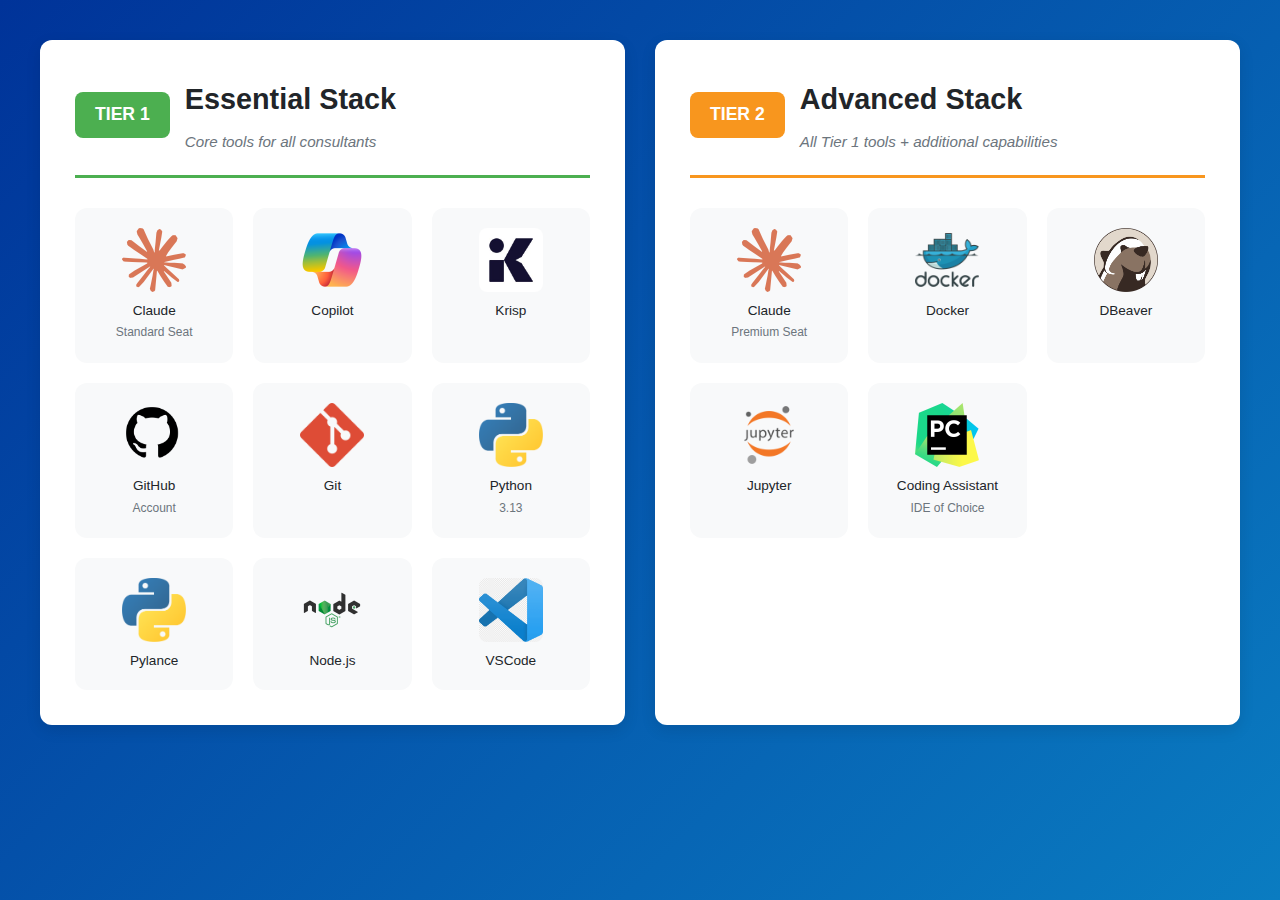
<file: software-stacks.html>
<!DOCTYPE html>
<html lang="en">
<head>
    <meta charset="UTF-8">
    <meta name="viewport" content="width=device-width, initial-scale=1.0">
    <title>SSA & Company - Software Stacks</title>
    <link rel="stylesheet" href="style.css">
    <style>
        :root {
            --primary-color: #003399;
            --secondary-color: #0A7CC1;
            --accent-color: #4cc9f0;
            --success-color: #4CAF50;
            --warning-color: #f8961e;
            --danger-color: #f94144;
            --light-color: #f8f9fa;
            --dark-color: #212529;
            --gray-light: #e9ecef;
            --gray-medium: #6c757d;
        }

        * {
            margin: 0;
            padding: 0;
            box-sizing: border-box;
        }

        body {
            font-family: 'Inter', 'Segoe UI', Roboto, 'Helvetica Neue', Arial, sans-serif;
            background: linear-gradient(135deg, var(--primary-color) 0%, var(--secondary-color) 100%);
            min-height: 100vh;
            padding: 40px 20px;
            color: var(--dark-color);
        }

        .container {
            max-width: 1200px;
            margin: 0 auto;
        }

        h1 {
            text-align: center;
            color: white;
            font-size: 2.5rem;
            margin-bottom: 10px;
            text-shadow: 2px 2px 4px rgba(0,0,0,0.2);
        }

        .subtitle {
            text-align: center;
            color: rgba(255,255,255,0.9);
            font-size: 1.2rem;
            margin-bottom: 50px;
        }

        .tiers-container {
            display: grid;
            grid-template-columns: repeat(auto-fit, minmax(500px, 1fr));
            gap: 30px;
            margin-bottom: 30px;
        }

        .tier-card {
            background: white;
            border-radius: 0.75rem;
            padding: 35px;
            box-shadow: 0 5px 15px rgba(0, 0, 0, 0.1);
            transition: transform 0.3s ease, box-shadow 0.3s ease;
        }

        .tier-card:hover {
            transform: translateY(-5px);
            box-shadow: 0 10px 25px rgba(0, 0, 0, 0.15);
        }

        .tier-header {
            display: flex;
            align-items: center;
            margin-bottom: 30px;
            padding-bottom: 20px;
            border-bottom: 3px solid;
        }

        .tier-1 .tier-header {
            border-color: var(--success-color);
        }

        .tier-2 .tier-header {
            border-color: var(--warning-color);
        }

        .tier-badge {
            font-size: 1.1rem;
            font-weight: 700;
            padding: 8px 20px;
            border-radius: 0.5rem;
            margin-right: 15px;
            color: white;
        }

        .tier-1 .tier-badge {
            background: var(--success-color);
        }

        .tier-2 .tier-badge {
            background: var(--warning-color);
        }

        .tier-title {
            font-size: 1.8rem;
            font-weight: 600;
            color: var(--dark-color);
        }

        .tier-description {
            color: var(--gray-medium);
            font-size: 0.95rem;
            margin-top: 5px;
            font-style: italic;
        }

        .tools-grid {
            display: grid;
            grid-template-columns: repeat(auto-fill, minmax(140px, 1fr));
            gap: 20px;
        }

        .tool-item {
            display: flex;
            flex-direction: column;
            align-items: center;
            padding: 20px;
            background: var(--light-color);
            border-radius: 0.75rem;
            transition: all 0.3s ease;
            text-align: center;
        }

        .tool-item:hover {
            background: var(--gray-light);
            transform: scale(1.05);
        }

        .tool-logo {
            width: 64px;
            height: 64px;
            object-fit: contain;
            margin-bottom: 10px;
            border-radius: 0.5rem;
        }

        .tool-name {
            font-size: 0.85rem;
            font-weight: 500;
            color: var(--dark-color);
            line-height: 1.3;
        }

        .tool-variant {
            font-size: 0.75rem;
            color: var(--gray-medium);
            margin-top: 3px;
        }

        .includes-note {
            background: rgba(76, 201, 240, 0.1);
            padding: 15px;
            border-radius: 10px;
            margin-top: 20px;
            font-size: 0.9rem;
            color: var(--secondary-color);
            border-left: 4px solid var(--accent-color);
        }

        .footer {
            text-align: center;
            color: white;
            margin-top: 40px;
            opacity: 0.9;
        }

        @media (max-width: 768px) {
            .tiers-container {
                grid-template-columns: 1fr;
            }

            h1 {
                font-size: 2rem;
            }

            .tools-grid {
                grid-template-columns: repeat(auto-fill, minmax(120px, 1fr));
            }
        }
    </style>
</head>
<body>
    <div class="container">
        <div class="tiers-container">
            <!-- Tier 1 -->
            <div class="tier-card tier-1">
                <div class="tier-header">
                    <span class="tier-badge">TIER 1</span>
                    <div>
                        <div class="tier-title">Essential Stack</div>
                        <div class="tier-description">Core tools for all consultants</div>
                    </div>
                </div>
                <div class="tools-grid">
                    <div class="tool-item">
                        <img src="logos/claude.png" alt="Claude" class="tool-logo" onerror="this.src='data:image/svg+xml,%3Csvg xmlns=\'http://www.w3.org/2000/svg\' viewBox=\'0 0 100 100\'%3E%3Crect width=\'100\' height=\'100\' fill=\'%23d4af37\'/%3E%3Ctext x=\'50\' y=\'60\' font-size=\'40\' fill=\'white\' text-anchor=\'middle\'%3EC%3C/text%3E%3C/svg%3E'">
                        <div class="tool-name">Claude</div>
                        <div class="tool-variant">Standard Seat</div>
                    </div>
                    <div class="tool-item">
                        <img src="logos/copilot.png" alt="GitHub Copilot" class="tool-logo" onerror="this.src='data:image/svg+xml,%3Csvg xmlns=\'http://www.w3.org/2000/svg\' viewBox=\'0 0 100 100\'%3E%3Crect width=\'100\' height=\'100\' fill=\'%23228B22\'/%3E%3Ctext x=\'50\' y=\'60\' font-size=\'30\' fill=\'white\' text-anchor=\'middle\'%3ECopilot%3C/text%3E%3C/svg%3E'">
                        <div class="tool-name">Copilot</div>
                    </div>
                    <div class="tool-item">
                        <img src="logos/krisp.png" alt="Krisp" class="tool-logo" onerror="this.src='data:image/svg+xml,%3Csvg xmlns=\'http://www.w3.org/2000/svg\' viewBox=\'0 0 100 100\'%3E%3Crect width=\'100\' height=\'100\' fill=\'%23007AFF\'/%3E%3Ctext x=\'50\' y=\'60\' font-size=\'30\' fill=\'white\' text-anchor=\'middle\'%3EK%3C/text%3E%3C/svg%3E'">
                        <div class="tool-name">Krisp</div>
                    </div>
                    <div class="tool-item">
                        <img src="logos/github.png" alt="GitHub" class="tool-logo" onerror="this.src='data:image/svg+xml,%3Csvg xmlns=\'http://www.w3.org/2000/svg\' viewBox=\'0 0 100 100\'%3E%3Crect width=\'100\' height=\'100\' fill=\'%23181717\'/%3E%3Ctext x=\'50\' y=\'60\' font-size=\'25\' fill=\'white\' text-anchor=\'middle\'%3EGitHub%3C/text%3E%3C/svg%3E'">
                        <div class="tool-name">GitHub</div>
                        <div class="tool-variant">Account</div>
                    </div>
                    <div class="tool-item">
                        <img src="logos/git.png" alt="Git" class="tool-logo" onerror="this.src='data:image/svg+xml,%3Csvg xmlns=\'http://www.w3.org/2000/svg\' viewBox=\'0 0 100 100\'%3E%3Crect width=\'100\' height=\'100\' fill=\'%23F05032\'/%3E%3Ctext x=\'50\' y=\'60\' font-size=\'35\' fill=\'white\' text-anchor=\'middle\'%3EGit%3C/text%3E%3C/svg%3E'">
                        <div class="tool-name">Git</div>
                    </div>
                    <div class="tool-item">
                        <img src="logos/python.png" alt="Python" class="tool-logo" onerror="this.src='data:image/svg+xml,%3Csvg xmlns=\'http://www.w3.org/2000/svg\' viewBox=\'0 0 100 100\'%3E%3Crect width=\'100\' height=\'100\' fill=\'%233774A4\'/%3E%3Ctext x=\'50\' y=\'60\' font-size=\'30\' fill=\'white\' text-anchor=\'middle\'%3EPy%3C/text%3E%3C/svg%3E'">
                        <div class="tool-name">Python</div>
                        <div class="tool-variant">3.13</div>
                    </div>
                    <div class="tool-item">
                        <img src="logos/pylance.png" alt="Pylance" class="tool-logo" onerror="this.src='data:image/svg+xml,%3Csvg xmlns=\'http://www.w3.org/2000/svg\' viewBox=\'0 0 100 100\'%3E%3Crect width=\'100\' height=\'100\' fill=\'%23007ACC\'/%3E%3Ctext x=\'50\' y=\'60\' font-size=\'25\' fill=\'white\' text-anchor=\'middle\'%3EPylance%3C/text%3E%3C/svg%3E'">
                        <div class="tool-name">Pylance</div>
                    </div>
                    <div class="tool-item">
                        <img src="logos/nodejs.png" alt="Node.js" class="tool-logo" onerror="this.src='data:image/svg+xml,%3Csvg xmlns=\'http://www.w3.org/2000/svg\' viewBox=\'0 0 100 100\'%3E%3Crect width=\'100\' height=\'100\' fill=\'%23339933\'/%3E%3Ctext x=\'50\' y=\'60\' font-size=\'25\' fill=\'white\' text-anchor=\'middle\'%3ENode%3C/text%3E%3C/svg%3E'">
                        <div class="tool-name">Node.js</div>
                    </div>
                    <div class="tool-item">
                        <img src="logos/vscode.png" alt="VSCode" class="tool-logo" onerror="this.src='data:image/svg+xml,%3Csvg xmlns=\'http://www.w3.org/2000/svg\' viewBox=\'0 0 100 100\'%3E%3Crect width=\'100\' height=\'100\' fill=\'%23007ACC\'/%3E%3Ctext x=\'50\' y=\'60\' font-size=\'20\' fill=\'white\' text-anchor=\'middle\'%3EVSCode%3C/text%3E%3C/svg%3E'">
                        <div class="tool-name">VSCode</div>
                    </div>
                </div>
            </div>

            <!-- Tier 2 -->
            <div class="tier-card tier-2">
                <div class="tier-header">
                    <span class="tier-badge">TIER 2</span>
                    <div>
                        <div class="tier-title">Advanced Stack</div>
                        <div class="tier-description">All Tier 1 tools + additional capabilities</div>
                    </div>
                </div>
                <div class="tools-grid">
                    <div class="tool-item">
                        <img src="logos/claude-premium.png" alt="Claude Premium" class="tool-logo" onerror="this.src='data:image/svg+xml,%3Csvg xmlns=\'http://www.w3.org/2000/svg\' viewBox=\'0 0 100 100\'%3E%3Crect width=\'100\' height=\'100\' fill=\'%23d4af37\'/%3E%3Ctext x=\'50\' y=\'60\' font-size=\'40\' fill=\'white\' text-anchor=\'middle\'%3EC%3C/text%3E%3C/svg%3E'">
                        <div class="tool-name">Claude</div>
                        <div class="tool-variant">Premium Seat</div>
                    </div>
                    <div class="tool-item">
                        <img src="logos/docker.png" alt="Docker" class="tool-logo" onerror="this.src='data:image/svg+xml,%3Csvg xmlns=\'http://www.w3.org/2000/svg\' viewBox=\'0 0 100 100\'%3E%3Crect width=\'100\' height=\'100\' fill=\'%230096D6\'/%3E%3Ctext x=\'50\' y=\'60\' font-size=\'30\' fill=\'white\' text-anchor=\'middle\'%3EDocker%3C/text%3E%3C/svg%3E'">
                        <div class="tool-name">Docker</div>
                    </div>
                    <div class="tool-item">
                        <img src="logos/dbeaver.png" alt="DBeaver" class="tool-logo" onerror="this.src='data:image/svg+xml,%3Csvg xmlns=\'http://www.w3.org/2000/svg\' viewBox=\'0 0 100 100\'%3E%3Crect width=\'100\' height=\'100\' fill=\'%234E9A06\'/%3E%3Ctext x=\'50\' y=\'60\' font-size=\'25\' fill=\'white\' text-anchor=\'middle\'%3EDBeaver%3C/text%3E%3C/svg%3E'">
                        <div class="tool-name">DBeaver</div>
                    </div>
                    <div class="tool-item">
                        <img src="logos/jupyter.png" alt="Jupyter" class="tool-logo" onerror="this.src='data:image/svg+xml,%3Csvg xmlns=\'http://www.w3.org/2000/svg\' viewBox=\'0 0 100 100\'%3E%3Crect width=\'100\' height=\'100\' fill=\'%23F37626\'/%3E%3Ctext x=\'50\' y=\'60\' font-size=\'25\' fill=\'white\' text-anchor=\'middle\'%3EJupyter%3C/text%3E%3C/svg%3E'">
                        <div class="tool-name">Jupyter</div>
                    </div>
                    <div class="tool-item">
                        <img src="logos/coding-assistant.png" alt="Coding Assistant/IDE" class="tool-logo" onerror="this.src='data:image/svg+xml,%3Csvg xmlns=\'http://www.w3.org/2000/svg\' viewBox=\'0 0 100 100\'%3E%3Crect width=\'100\' height=\'100\' fill=\'%23666\'/%3E%3Ctext x=\'50\' y=\'50\' font-size=\'20\' fill=\'white\' text-anchor=\'middle\'%3EIDE%3C/text%3E%3Ctext x=\'50\' y=\'70\' font-size=\'15\' fill=\'white\' text-anchor=\'middle\'%3EChoice%3C/text%3E%3C/svg%3E'">
                        <div class="tool-name">Coding Assistant</div>
                        <div class="tool-variant">IDE of Choice</div>
                    </div>
                </div>
            </div>
        </div>
    </div>
</body>
</html>
</file>
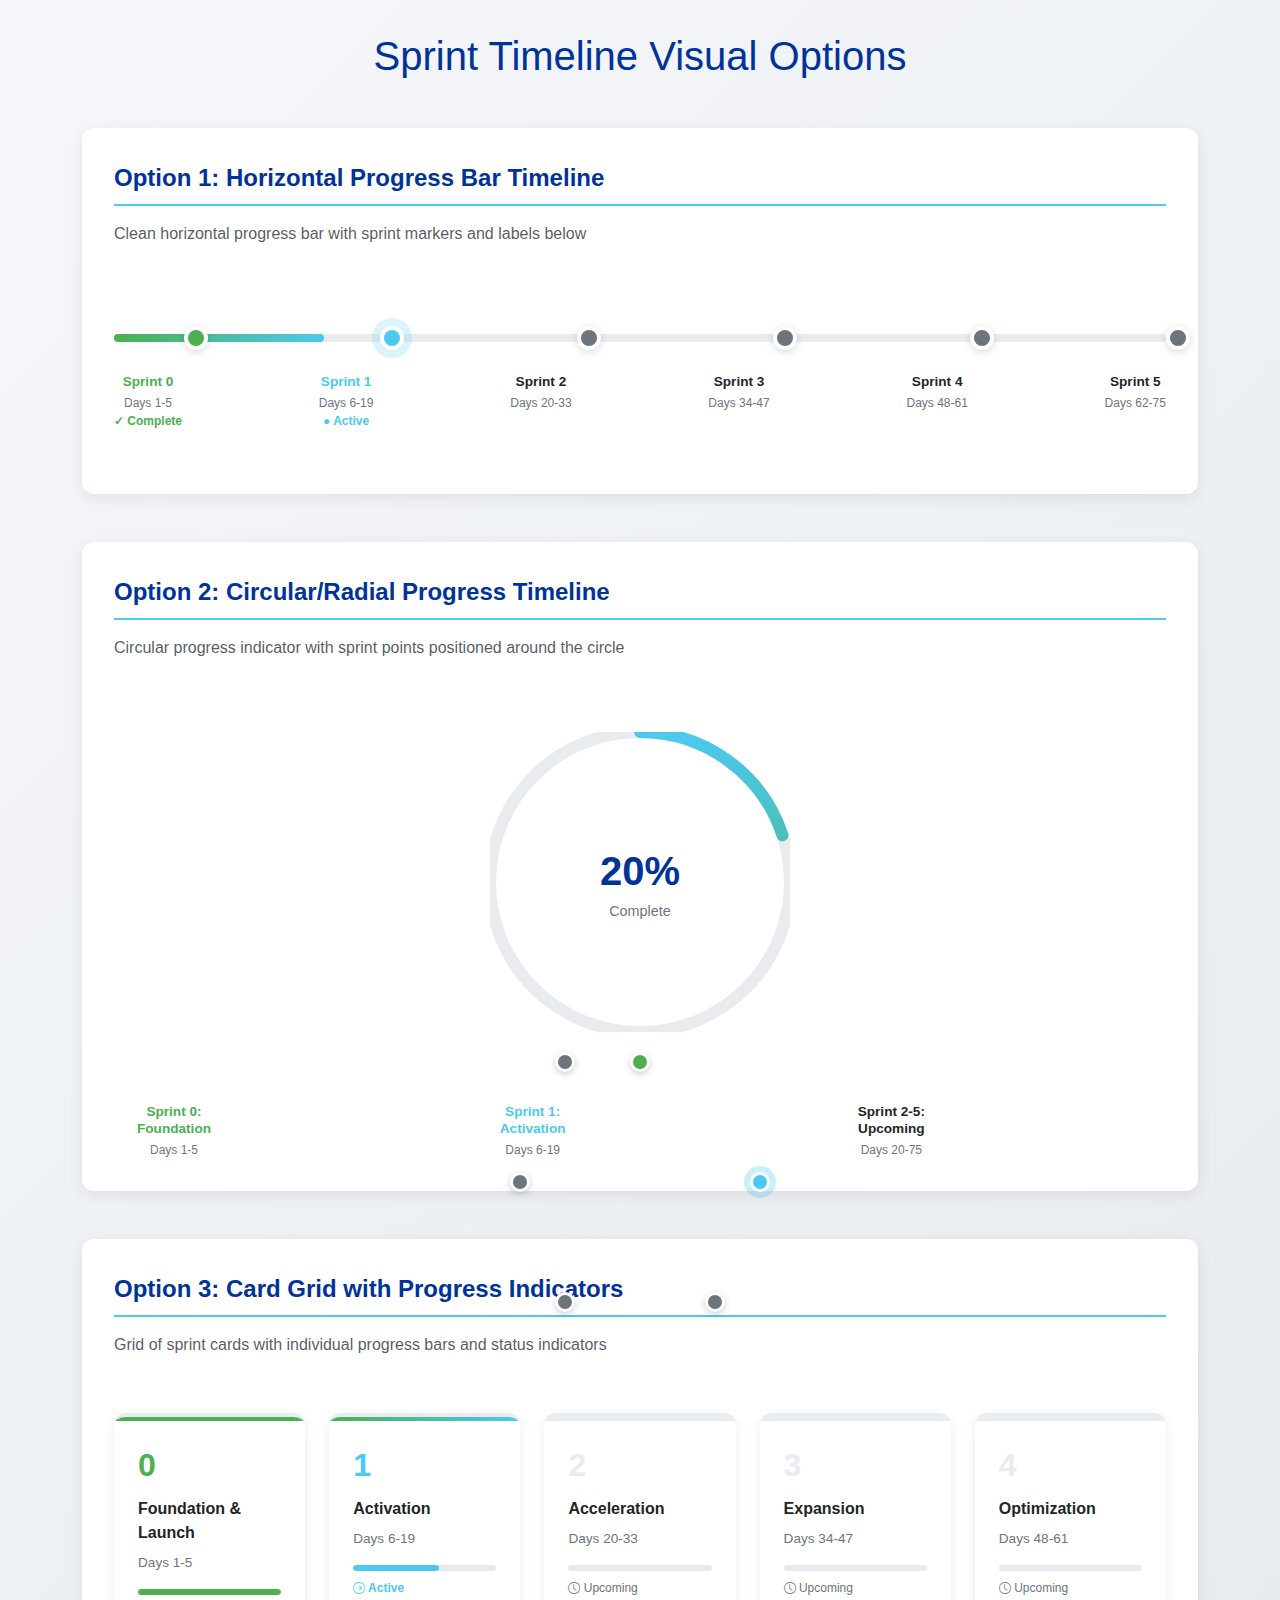
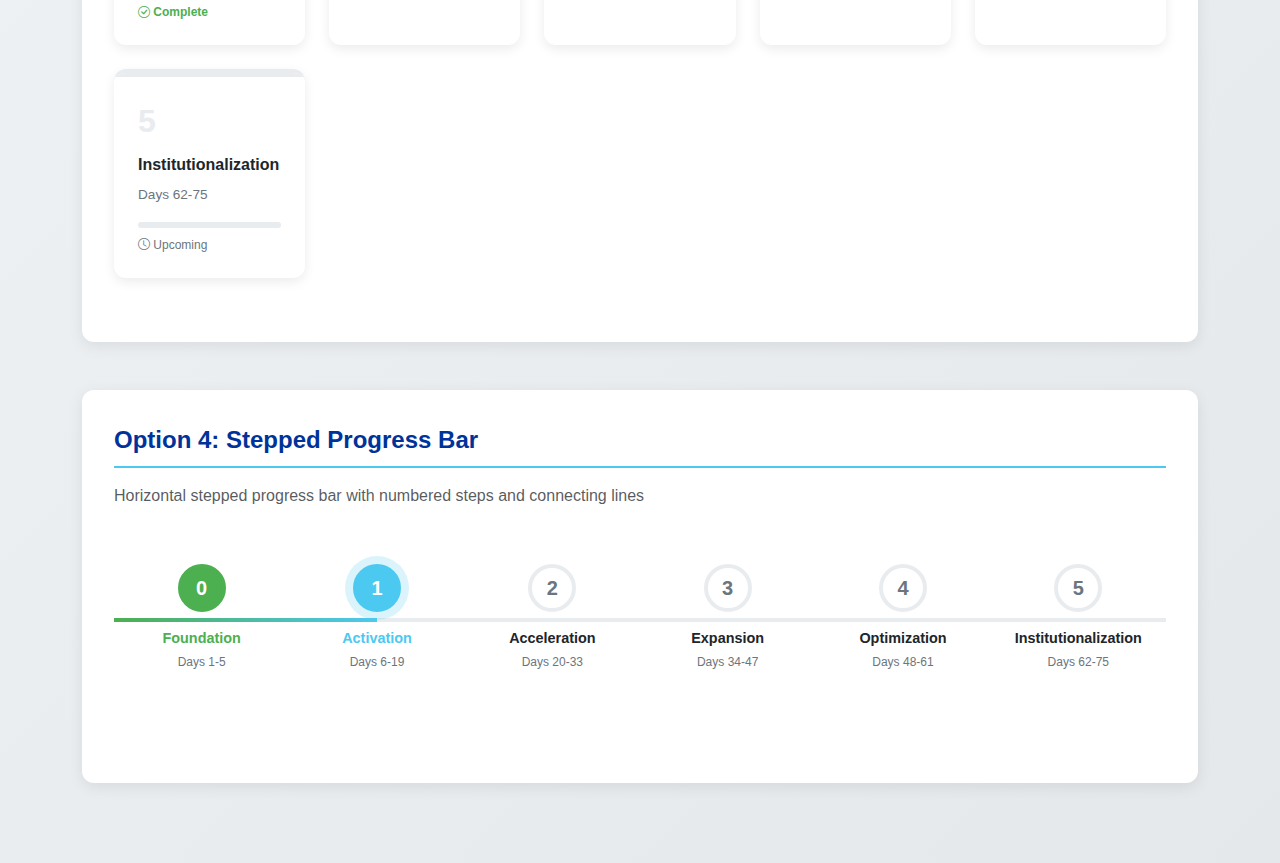
<file: timeline-options.html>
<!DOCTYPE html>
<html lang="en">
<head>
    <meta charset="UTF-8">
    <meta name="viewport" content="width=device-width, initial-scale=1.0">
    <title>Sprint Timeline Options</title>
    <link href="https://cdn.jsdelivr.net/npm/bootstrap@5.3.0/dist/css/bootstrap.min.css" rel="stylesheet">
    <link rel="stylesheet" href="https://cdn.jsdelivr.net/npm/bootstrap-icons@1.11.0/font/bootstrap-icons.css">
    <style>
        :root {
            --primary-color: #003399;
            --secondary-color: #0A7CC1;
            --accent-color: #4cc9f0;
            --success-color: #4CAF50;
            --warning-color: #f8961e;
            --danger-color: #f94144;
            --light-color: #f8f9fa;
            --dark-color: #212529;
            --gray-light: #e9ecef;
            --gray-medium: #6c757d;
        }

        body {
            font-family: 'Inter', 'Segoe UI', Roboto, 'Helvetica Neue', Arial, sans-serif;
            background: linear-gradient(135deg, #f5f7fa 0%, #e4e8eb 100%);
            padding: 2rem;
        }

        .option-container {
            background: white;
            border-radius: 0.75rem;
            padding: 2rem;
            margin-bottom: 3rem;
            box-shadow: 0 4px 15px rgba(0, 0, 0, 0.08);
        }

        .option-title {
            font-size: 1.5rem;
            font-weight: 600;
            color: var(--primary-color);
            margin-bottom: 1rem;
            padding-bottom: 0.5rem;
            border-bottom: 2px solid var(--accent-color);
        }

        /* OPTION 1: Horizontal Progress Bar Timeline */
        .timeline-horizontal {
            position: relative;
            padding: 2rem 0;
        }

        .timeline-track {
            position: relative;
            height: 8px;
            background: var(--gray-light);
            border-radius: 4px;
            margin: 2rem 0;
        }

        .timeline-progress {
            position: absolute;
            height: 100%;
            background: linear-gradient(90deg, var(--success-color) 0%, var(--accent-color) 100%);
            border-radius: 4px;
            width: 20%; /* Current progress */
            transition: width 0.5s ease;
        }

        .sprint-marker {
            position: absolute;
            top: 50%;
            transform: translateY(-50%);
            width: 24px;
            height: 24px;
            border-radius: 50%;
            border: 4px solid white;
            box-shadow: 0 2px 8px rgba(0,0,0,0.15);
            cursor: pointer;
            transition: all 0.3s ease;
        }

        .sprint-marker.completed {
            background: var(--success-color);
            left: 6.67%; /* Day 5 / 75 */
        }

        .sprint-marker.active {
            background: var(--accent-color);
            left: 25.33%; /* Day 19 / 75 */
            animation: pulse 2s infinite;
            box-shadow: 0 0 0 8px rgba(76, 201, 240, 0.2);
        }

        .sprint-marker.upcoming {
            background: var(--gray-medium);
            left: 44%; /* Day 33 / 75 */
        }

        .sprint-marker:nth-of-type(4) { left: 62.67%; } /* Day 47 */
        .sprint-marker:nth-of-type(5) { left: 81.33%; } /* Day 61 */
        .sprint-marker:nth-of-type(6) { left: 100%; } /* Day 75 */

        .sprint-labels {
            display: flex;
            justify-content: space-between;
            margin-top: 1rem;
        }

        .sprint-label {
            text-align: center;
            max-width: 120px;
        }

        .sprint-label h6 {
            font-size: 0.85rem;
            font-weight: 600;
            margin-bottom: 0.25rem;
            color: var(--dark-color);
        }

        .sprint-label .sprint-days {
            font-size: 0.75rem;
            color: var(--gray-medium);
        }

        .sprint-label.completed h6 { color: var(--success-color); }
        .sprint-label.active h6 { color: var(--accent-color); }

        /* OPTION 2: Circular/Radial Progress Timeline */
        .timeline-circular {
            display: flex;
            justify-content: center;
            align-items: center;
            padding: 3rem;
            position: relative;
        }

        .circular-progress {
            width: 300px;
            height: 300px;
            position: relative;
        }

        .circular-svg {
            transform: rotate(-90deg);
        }

        .circular-bg {
            fill: none;
            stroke: var(--gray-light);
            stroke-width: 12;
        }

        .circular-progress-bar {
            fill: none;
            stroke: url(#gradient);
            stroke-width: 12;
            stroke-linecap: round;
            stroke-dasharray: 942;
            stroke-dashoffset: 754; /* 20% progress */
            transition: stroke-dashoffset 0.5s ease;
        }

        .circular-center {
            position: absolute;
            top: 50%;
            left: 50%;
            transform: translate(-50%, -50%);
            text-align: center;
        }

        .circular-center .progress-value {
            font-size: 2.5rem;
            font-weight: 700;
            color: var(--primary-color);
        }

        .circular-center .progress-label {
            font-size: 0.9rem;
            color: var(--gray-medium);
        }

        .sprint-points {
            position: absolute;
            width: 100%;
            height: 100%;
        }

        .sprint-point {
            position: absolute;
            width: 20px;
            height: 20px;
            border-radius: 50%;
            border: 3px solid white;
            box-shadow: 0 2px 6px rgba(0,0,0,0.2);
            transform: translate(-50%, -50%);
        }

        .sprint-point.completed {
            background: var(--success-color);
        }

        .sprint-point.active {
            background: var(--accent-color);
            animation: pulse 2s infinite;
            box-shadow: 0 0 0 6px rgba(76, 201, 240, 0.3);
        }

        .sprint-point.upcoming {
            background: var(--gray-medium);
        }

        /* Position sprint points around circle */
        .sprint-point:nth-child(1) { top: 10%; left: 50%; } /* Sprint 0 */
        .sprint-point:nth-child(2) { top: 50%; left: 90%; } /* Sprint 1 */
        .sprint-point:nth-child(3) { top: 90%; left: 75%; } /* Sprint 2 */
        .sprint-point:nth-child(4) { top: 90%; left: 25%; } /* Sprint 3 */
        .sprint-point:nth-child(5) { top: 50%; left: 10%; } /* Sprint 4 */
        .sprint-point:nth-child(6) { top: 10%; left: 25%; } /* Sprint 5 */

        /* OPTION 3: Card Grid with Progress Indicators */
        .timeline-grid {
            display: grid;
            grid-template-columns: repeat(auto-fit, minmax(180px, 1fr));
            gap: 1.5rem;
            padding: 2rem 0;
        }

        .sprint-card-mini {
            background: white;
            border-radius: 0.75rem;
            padding: 1.5rem;
            box-shadow: 0 4px 12px rgba(0, 0, 0, 0.08);
            transition: all 0.3s ease;
            border-top: 4px solid var(--gray-light);
            position: relative;
            overflow: hidden;
        }

        .sprint-card-mini::before {
            content: '';
            position: absolute;
            top: 0;
            left: 0;
            right: 0;
            height: 4px;
            background: var(--gray-light);
            transition: all 0.3s ease;
        }

        .sprint-card-mini.completed::before {
            background: var(--success-color);
        }

        .sprint-card-mini.active::before {
            background: linear-gradient(90deg, var(--success-color) 0%, var(--accent-color) 100%);
            animation: shimmer 2s infinite;
        }

        .sprint-card-mini:hover {
            transform: translateY(-5px);
            box-shadow: 0 8px 20px rgba(0, 0, 0, 0.12);
        }

        .sprint-number {
            font-size: 2rem;
            font-weight: 700;
            color: var(--gray-light);
            margin-bottom: 0.5rem;
        }

        .sprint-card-mini.completed .sprint-number {
            color: var(--success-color);
        }

        .sprint-card-mini.active .sprint-number {
            color: var(--accent-color);
        }

        .sprint-name {
            font-size: 1rem;
            font-weight: 600;
            color: var(--dark-color);
            margin-bottom: 0.5rem;
        }

        .sprint-duration {
            font-size: 0.85rem;
            color: var(--gray-medium);
            margin-bottom: 1rem;
        }

        .sprint-progress-bar {
            height: 6px;
            background: var(--gray-light);
            border-radius: 3px;
            overflow: hidden;
            margin-top: 1rem;
        }

        .sprint-progress-fill {
            height: 100%;
            background: var(--accent-color);
            border-radius: 3px;
            transition: width 0.5s ease;
        }

        .sprint-card-mini.completed .sprint-progress-fill {
            width: 100%;
            background: var(--success-color);
        }

        .sprint-card-mini.active .sprint-progress-fill {
            width: 60%;
        }

        /* OPTION 4: Stepped Progress Bar */
        .timeline-stepped {
            padding: 2rem 0;
        }

        .stepped-track {
            display: flex;
            align-items: center;
            justify-content: space-between;
            position: relative;
            margin-bottom: 3rem;
        }

        .stepped-track::before {
            content: '';
            position: absolute;
            top: 50%;
            left: 0;
            right: 0;
            height: 4px;
            background: var(--gray-light);
            z-index: 0;
        }

        .stepped-progress {
            position: absolute;
            top: 50%;
            left: 0;
            height: 4px;
            background: linear-gradient(90deg, var(--success-color) 0%, var(--accent-color) 100%);
            z-index: 1;
            width: 25%; /* Current progress */
            transition: width 0.5s ease;
        }

        .step {
            position: relative;
            z-index: 2;
            display: flex;
            flex-direction: column;
            align-items: center;
            flex: 1;
        }

        .step-icon {
            width: 48px;
            height: 48px;
            border-radius: 50%;
            background: white;
            border: 4px solid var(--gray-light);
            display: flex;
            align-items: center;
            justify-content: center;
            font-size: 1.25rem;
            font-weight: 700;
            color: var(--gray-medium);
            margin-bottom: 1rem;
            transition: all 0.3s ease;
        }

        .step.completed .step-icon {
            background: var(--success-color);
            border-color: var(--success-color);
            color: white;
        }

        .step.active .step-icon {
            background: var(--accent-color);
            border-color: var(--accent-color);
            color: white;
            animation: pulse 2s infinite;
            box-shadow: 0 0 0 8px rgba(76, 201, 240, 0.2);
        }

        .step-info {
            text-align: center;
            max-width: 150px;
        }

        .step-title {
            font-size: 0.9rem;
            font-weight: 600;
            color: var(--dark-color);
            margin-bottom: 0.25rem;
        }

        .step-days {
            font-size: 0.75rem;
            color: var(--gray-medium);
        }

        .step.completed .step-title {
            color: var(--success-color);
        }

        .step.active .step-title {
            color: var(--accent-color);
        }

        .step-connector {
            position: absolute;
            top: 24px;
            left: 50%;
            width: 100%;
            height: 4px;
            background: var(--gray-light);
            z-index: 0;
        }

        .step:not(:last-child) .step-connector {
            display: block;
        }

        .step.completed .step-connector {
            background: var(--success-color);
        }

        @keyframes pulse {
            0%, 100% { transform: scale(1); opacity: 1; }
            50% { transform: scale(1.1); opacity: 0.8; }
        }

        @keyframes shimmer {
            0% { background-position: -200% 0; }
            100% { background-position: 200% 0; }
        }
    </style>
</head>
<body>
    <div class="container">
        <h1 class="text-center mb-5" style="color: var(--primary-color);">Sprint Timeline Visual Options</h1>

        <!-- OPTION 1: Horizontal Progress Bar -->
        <div class="option-container">
            <div class="option-title">Option 1: Horizontal Progress Bar Timeline</div>
            <p class="text-muted mb-4">Clean horizontal progress bar with sprint markers and labels below</p>
            <div class="timeline-horizontal">
                <div class="timeline-track">
                    <div class="timeline-progress"></div>
                    <div class="sprint-marker completed" title="Sprint 0: Foundation & Launch"></div>
                    <div class="sprint-marker active" title="Sprint 1: Activation"></div>
                    <div class="sprint-marker upcoming" title="Sprint 2: Acceleration"></div>
                    <div class="sprint-marker upcoming" title="Sprint 3: Expansion"></div>
                    <div class="sprint-marker upcoming" title="Sprint 4: Optimization"></div>
                    <div class="sprint-marker upcoming" title="Sprint 5: Institutionalization"></div>
                </div>
                <div class="sprint-labels">
                    <div class="sprint-label completed">
                        <h6>Sprint 0</h6>
                        <div class="sprint-days">Days 1-5</div>
                        <div class="sprint-days" style="color: var(--success-color); font-weight: 600;">✓ Complete</div>
                    </div>
                    <div class="sprint-label active">
                        <h6>Sprint 1</h6>
                        <div class="sprint-days">Days 6-19</div>
                        <div class="sprint-days" style="color: var(--accent-color); font-weight: 600;">● Active</div>
                    </div>
                    <div class="sprint-label">
                        <h6>Sprint 2</h6>
                        <div class="sprint-days">Days 20-33</div>
                    </div>
                    <div class="sprint-label">
                        <h6>Sprint 3</h6>
                        <div class="sprint-days">Days 34-47</div>
                    </div>
                    <div class="sprint-label">
                        <h6>Sprint 4</h6>
                        <div class="sprint-days">Days 48-61</div>
                    </div>
                    <div class="sprint-label">
                        <h6>Sprint 5</h6>
                        <div class="sprint-days">Days 62-75</div>
                    </div>
                </div>
            </div>
        </div>

        <!-- OPTION 2: Circular/Radial Progress -->
        <div class="option-container">
            <div class="option-title">Option 2: Circular/Radial Progress Timeline</div>
            <p class="text-muted mb-4">Circular progress indicator with sprint points positioned around the circle</p>
            <div class="timeline-circular">
                <div class="circular-progress">
                    <svg class="circular-svg" width="300" height="300">
                        <defs>
                            <linearGradient id="gradient" x1="0%" y1="0%" x2="100%" y2="0%">
                                <stop offset="0%" style="stop-color:var(--success-color);stop-opacity:1" />
                                <stop offset="100%" style="stop-color:var(--accent-color);stop-opacity:1" />
                            </linearGradient>
                        </defs>
                        <circle class="circular-bg" cx="150" cy="150" r="150"></circle>
                        <circle class="circular-progress-bar" cx="150" cy="150" r="150"></circle>
                    </svg>
                    <div class="circular-center">
                        <div class="progress-value">20%</div>
                        <div class="progress-label">Complete</div>
                    </div>
                    <div class="sprint-points">
                        <div class="sprint-point completed" title="Sprint 0"></div>
                        <div class="sprint-point active" title="Sprint 1"></div>
                        <div class="sprint-point upcoming" title="Sprint 2"></div>
                        <div class="sprint-point upcoming" title="Sprint 3"></div>
                        <div class="sprint-point upcoming" title="Sprint 4"></div>
                        <div class="sprint-point upcoming" title="Sprint 5"></div>
                    </div>
                </div>
            </div>
            <div class="row mt-4">
                <div class="col-md-4 text-center">
                    <div class="sprint-label completed">
                        <h6>Sprint 0: Foundation</h6>
                        <div class="sprint-days">Days 1-5</div>
                    </div>
                </div>
                <div class="col-md-4 text-center">
                    <div class="sprint-label active">
                        <h6>Sprint 1: Activation</h6>
                        <div class="sprint-days">Days 6-19</div>
                    </div>
                </div>
                <div class="col-md-4 text-center">
                    <div class="sprint-label">
                        <h6>Sprint 2-5: Upcoming</h6>
                        <div class="sprint-days">Days 20-75</div>
                    </div>
                </div>
            </div>
        </div>

        <!-- OPTION 3: Card Grid -->
        <div class="option-container">
            <div class="option-title">Option 3: Card Grid with Progress Indicators</div>
            <p class="text-muted mb-4">Grid of sprint cards with individual progress bars and status indicators</p>
            <div class="timeline-grid">
                <div class="sprint-card-mini completed">
                    <div class="sprint-number">0</div>
                    <div class="sprint-name">Foundation & Launch</div>
                    <div class="sprint-duration">Days 1-5</div>
                    <div class="sprint-progress-bar">
                        <div class="sprint-progress-fill" style="width: 100%"></div>
                    </div>
                    <div class="mt-2" style="font-size: 0.75rem; color: var(--success-color); font-weight: 600;">
                        <i class="bi bi-check-circle"></i> Complete
                    </div>
                </div>
                <div class="sprint-card-mini active">
                    <div class="sprint-number">1</div>
                    <div class="sprint-name">Activation</div>
                    <div class="sprint-duration">Days 6-19</div>
                    <div class="sprint-progress-bar">
                        <div class="sprint-progress-fill" style="width: 60%"></div>
                    </div>
                    <div class="mt-2" style="font-size: 0.75rem; color: var(--accent-color); font-weight: 600;">
                        <i class="bi bi-arrow-right-circle"></i> Active
                    </div>
                </div>
                <div class="sprint-card-mini">
                    <div class="sprint-number">2</div>
                    <div class="sprint-name">Acceleration</div>
                    <div class="sprint-duration">Days 20-33</div>
                    <div class="sprint-progress-bar">
                        <div class="sprint-progress-fill" style="width: 0%"></div>
                    </div>
                    <div class="mt-2" style="font-size: 0.75rem; color: var(--gray-medium);">
                        <i class="bi bi-clock"></i> Upcoming
                    </div>
                </div>
                <div class="sprint-card-mini">
                    <div class="sprint-number">3</div>
                    <div class="sprint-name">Expansion</div>
                    <div class="sprint-duration">Days 34-47</div>
                    <div class="sprint-progress-bar">
                        <div class="sprint-progress-fill" style="width: 0%"></div>
                    </div>
                    <div class="mt-2" style="font-size: 0.75rem; color: var(--gray-medium);">
                        <i class="bi bi-clock"></i> Upcoming
                    </div>
                </div>
                <div class="sprint-card-mini">
                    <div class="sprint-number">4</div>
                    <div class="sprint-name">Optimization</div>
                    <div class="sprint-duration">Days 48-61</div>
                    <div class="sprint-progress-bar">
                        <div class="sprint-progress-fill" style="width: 0%"></div>
                    </div>
                    <div class="mt-2" style="font-size: 0.75rem; color: var(--gray-medium);">
                        <i class="bi bi-clock"></i> Upcoming
                    </div>
                </div>
                <div class="sprint-card-mini">
                    <div class="sprint-number">5</div>
                    <div class="sprint-name">Institutionalization</div>
                    <div class="sprint-duration">Days 62-75</div>
                    <div class="sprint-progress-bar">
                        <div class="sprint-progress-fill" style="width: 0%"></div>
                    </div>
                    <div class="mt-2" style="font-size: 0.75rem; color: var(--gray-medium);">
                        <i class="bi bi-clock"></i> Upcoming
                    </div>
                </div>
            </div>
        </div>

        <!-- OPTION 4: Stepped Progress Bar -->
        <div class="option-container">
            <div class="option-title">Option 4: Stepped Progress Bar</div>
            <p class="text-muted mb-4">Horizontal stepped progress bar with numbered steps and connecting lines</p>
            <div class="timeline-stepped">
                <div class="stepped-track">
                    <div class="stepped-progress"></div>
                    <div class="step completed">
                        <div class="step-icon">0</div>
                        <div class="step-info">
                            <div class="step-title">Foundation</div>
                            <div class="step-days">Days 1-5</div>
                        </div>
                    </div>
                    <div class="step active">
                        <div class="step-icon">1</div>
                        <div class="step-info">
                            <div class="step-title">Activation</div>
                            <div class="step-days">Days 6-19</div>
                        </div>
                    </div>
                    <div class="step">
                        <div class="step-icon">2</div>
                        <div class="step-info">
                            <div class="step-title">Acceleration</div>
                            <div class="step-days">Days 20-33</div>
                        </div>
                    </div>
                    <div class="step">
                        <div class="step-icon">3</div>
                        <div class="step-info">
                            <div class="step-title">Expansion</div>
                            <div class="step-days">Days 34-47</div>
                        </div>
                    </div>
                    <div class="step">
                        <div class="step-icon">4</div>
                        <div class="step-info">
                            <div class="step-title">Optimization</div>
                            <div class="step-days">Days 48-61</div>
                        </div>
                    </div>
                    <div class="step">
                        <div class="step-icon">5</div>
                        <div class="step-info">
                            <div class="step-title">Institutionalization</div>
                            <div class="step-days">Days 62-75</div>
                        </div>
                    </div>
                </div>
            </div>
        </div>
    </div>
</body>
</html>
</file>
<file: style.css>
/* Color Variables */
:root {
  --primary-color: #003399;      /* Vibrant blue - primary actions */
  --secondary-color: #0A7CC1;    /* Darker blue - secondary elements */
  --accent-color: #4cc9f0;       /* Light blue - accents and highlights */
  --success-color: #4CAF50;      /* Green - success states */
  --warning-color: #f8961e;      /* Orange - warnings */
  --danger-color: #f94144;       /* Red - errors/danger */
  --light-color: #f8f9fa;        /* Light background */
  --dark-color: #212529;         /* Text color */
  --gray-light: #e9ecef;         /* Light gray for borders */
  --gray-medium: #6c757d;        /* Medium gray for secondary text */
}

/* General Styles */
body {
  font-family: 'Inter', 'Segoe UI', Roboto, 'Helvetica Neue', Arial, sans-serif;
  background-color: #f8f9fa;
  color: #212529;
  line-height: 1.7;
}

.container {
  max-width: 1200px;
}

/* Typography */
h1, h2, h3, h4, h5, h6 {
  font-weight: 600;
  letter-spacing: -0.02em;
  margin-bottom: 1rem;
}

.lead {
  font-weight: 400;
  font-size: 1.15rem;
  line-height: 1.6;
  color: var(--gray-medium);
}

/* Header & Navigation */
.navbar {
  background: linear-gradient(90deg, var(--primary-color) 0%, var(--secondary-color) 100%);
  box-shadow: 0 2px 10px rgba(0, 0, 0, 0.1);
}

.navbar-brand {
  font-weight: 600;
  letter-spacing: 0.5px;
}

/* Make navigation links white */
.navbar-dark .navbar-nav .nav-link {
  color: white !important;
  font-weight: 500;
  padding: 0.5rem 1rem;
  border-radius: 0.25rem;
  transition: all 0.2s ease;
}

.navbar-dark .navbar-nav .nav-link:hover,
.navbar-dark .navbar-nav .nav-link:focus {
  background-color: rgba(255, 255, 255, 0.15);
  transform: translateY(-2px);
}

/* Card Styles */
.card {
  border: none;
  border-radius: 0.75rem;
  overflow: hidden;
  transition: all 0.3s ease;
  animation: fadeIn 0.5s ease-out;
}

.card-header {
  padding: 1rem 1.5rem;
  font-weight: 600;
}

.card-header.bg-primary {
  background: linear-gradient(90deg, var(--primary-color) 0%, var(--secondary-color) 100%) !important;
}

.card-body {
  padding: 1.5rem;
}

.shadow {
  box-shadow: 0 5px 15px rgba(0, 0, 0, 0.05) !important;
}

.shadow-sm {
  box-shadow: 0 4px 12px rgba(0, 0, 0, 0.05) !important;
}

/* Form Styles */
.form-control {
  border-radius: 0.5rem;
  padding: 0.65rem 1rem;
  border: 1px solid var(--gray-light);
  transition: all 0.3s ease;
}

.form-control:focus {
  border-color: var(--accent-color);
  box-shadow: 0 0 0 0.2rem rgba(76, 201, 240, 0.25);
  transform: scale(1.01);
}

.btn {
  border-radius: 0.5rem;
  padding: 0.6rem 1.25rem;
  font-weight: 500;
  transition: all 0.2s ease-in-out;
}

.btn:hover {
  transform: translateY(-2px);
  box-shadow: 0 4px 8px rgba(0, 0, 0, 0.1);
}

.btn-primary {
  background-color: var(--primary-color);
  border-color: var(--primary-color);
}

.btn-primary:hover, .btn-primary:focus {
  background-color: var(--secondary-color);
  border-color: var(--secondary-color);
}

.btn-success {
  background-color: var(--success-color);
  border-color: var(--success-color);
}

/* Feature Icons */
.feature-icon {
  width: 60px;
  height: 60px;
  border-radius: 12px;
  background-color: rgba(67, 97, 238, 0.1);
  color: var(--primary-color);
  display: flex;
  align-items: center;
  justify-content: center;
  margin-bottom: 1rem;
}

/* Feature Cards */
.feature-card {
  padding: 1.5rem;
  border-radius: 0.75rem;
  background: white;
  box-shadow: 0 4px 15px rgba(0, 0, 0, 0.05);
  height: 100%;
  transition: all 0.3s ease;
}

.feature-card:hover {
  transform: translateY(-5px);
  box-shadow: 0 10px 25px rgba(0, 0, 0, 0.1);
}

/* Hero Section */
.hero-section {
  padding: 3rem 0;
  background: linear-gradient(135deg, #f5f7fa 0%, #e4e8eb 100%);
  border-radius: 1rem;
  margin-bottom: 2rem;
}

.hero-title {
  font-size: 2.5rem;
  font-weight: 700;
  color: var(--dark-color);
  margin-bottom: 1rem;
}

.hero-subtitle {
  font-size: 1.25rem;
  color: var(--gray-medium);
  margin-bottom: 1.5rem;
}

/* Summary Display Styles */
.section-card {
  margin-bottom: 1.75rem;
  box-shadow: 0 4px 12px rgba(0, 0, 0, 0.05);
  transition: all 0.3s ease;
}

.section-card:hover {
  transform: translateY(-3px);
  box-shadow: 0 8px 15px rgba(0, 0, 0, 0.1);
}

.quote {
  border-left: 4px solid var(--accent-color);
  padding-left: 1rem;
  font-style: italic;
}

/* Table Styling */
.table {
  border-radius: 0.5rem;
  overflow: hidden;
  box-shadow: 0 0 0 1px var(--gray-light);
}

.table th {
  background-color: rgba(67, 97, 238, 0.05);
  font-weight: 600;
  border-top: none;
}

.table tr:hover {
  background-color: rgba(76, 201, 240, 0.05);
}

/* Markdown content styling */
.markdown-content {
  font-family: 'Inter', 'Segoe UI', Roboto, 'Helvetica Neue', Arial, sans-serif;
  line-height: 1.6;
  color: #212529;
}

.markdown-content h2 {
  font-size: 1.85rem;
  margin-top: 2.5rem;
  margin-bottom: 1.25rem;
  padding-bottom: 0.75rem;
  border-bottom: 1px solid var(--gray-light);
}

.markdown-content h3 {
  font-size: 1.35rem;
  margin-top: 1.75rem;
  margin-bottom: 1rem;
  color: var(--dark-color);  /* Changed from var(--primary-color) to var(--dark-color) */
  font-weight: 600;
}

.markdown-content p {
  margin-bottom: 1rem;
}

.markdown-content ul, .markdown-content ol {
  margin-bottom: 1rem;
  padding-left: 2rem;
}

.markdown-content blockquote {
  background-color: rgba(76, 201, 240, 0.1);
  border-left: 4px solid var(--accent-color);
  padding: 1rem 1.25rem;
  border-radius: 0 0.5rem 0.5rem 0;
  margin: 0 0 1rem 0;
  font-style: italic;
}

.markdown-content table {
  width: 100%;
  margin-bottom: 1rem;
  border-collapse: collapse;
  border-radius: 0.5rem;
  overflow: hidden;
}

.markdown-content table th {
  text-align: left;
  background-color: rgba(67, 97, 238, 0.05);
  font-weight: 600;
  border: 1px solid #dee2e6;
  padding: 0.75rem;
}

.markdown-content table td {
  border: 1px solid #dee2e6;
  padding: 0.75rem;
  vertical-align: top;
}

.markdown-content table tr:nth-child(even) {
  background-color: #f8f9fa;
}

.markdown-content table tr:hover {
  background-color: rgba(76, 201, 240, 0.05);
}

/* Code block styles */
.markdown-content pre {
  background-color: #f6f8fa;
  border-radius: 0.5rem;
  padding: 1rem;
  overflow-x: auto;
  margin-bottom: 1rem;
}

.markdown-content code {
  font-family: SFMono-Regular, Consolas, "Liberation Mono", Menlo, monospace;
  font-size: 0.9em;
  background-color: rgba(27, 31, 35, 0.05);
  border-radius: 0.2rem;
  padding: 0.2em 0.4em;
}

.markdown-content pre code {
  background-color: transparent;
  padding: 0;
}

/* Loading overlay */
.loading-overlay {
  position: absolute;
  top: 0;
  left: 0;
  right: 0;
  bottom: 0;
  background-color: rgba(255, 255, 255, 0.8);
  display: flex;
  justify-content: center;
  align-items: center;
  z-index: 1000;
  border-radius: 0.5rem;
  backdrop-filter: blur(3px);
  animation: fadeIn 0.3s ease-out;
}

.loading-content {
  text-align: center;
  padding: 2rem;
}

/* Animations */
@keyframes fadeIn {
  from { opacity: 0; transform: translateY(10px); }
  to { opacity: 1; transform: translateY(0); }
}

/* Additional styling for detailed summary section titles */
.markdown-content h2:contains("Conversation Flow Summary") + h3,
.markdown-content h2:contains("3. Conversation Flow Summary") + h3 {
  color: var(--dark-color);
}

/* Staggered animations for sections */
.section-card:nth-child(1) { animation-delay: 0.05s; }
.section-card:nth-child(2) { animation-delay: 0.1s; }
.section-card:nth-child(3) { animation-delay: 0.15s; }
.section-card:nth-child(4) { animation-delay: 0.2s; }
.section-card:nth-child(5) { animation-delay: 0.25s; }
.section-card:nth-child(6) { animation-delay: 0.3s; }
.section-card:nth-child(7) { animation-delay: 0.35s; }
.section-card:nth-child(8) { animation-delay: 0.4s; }
.section-card:nth-child(9) { animation-delay: 0.45s; }
.section-card:nth-child(10) { animation-delay: 0.5s; }
.section-card:nth-child(11) { animation-delay: 0.55s; }

/* Print Styles */
@media print {
  .navbar, .btn, footer, .no-print {
    display: none !important;
  }

  body {
    background-color: white;
  }

  .container {
    max-width: 100%;
    width: 100%;
  }

  .card {
    box-shadow: none !important;
    margin-bottom: 1rem !important;
    page-break-inside: avoid;
  }

  .card-header {
    background-color: #f8f9fa !important;
    color: #212529 !important;
  }
}

/* Responsive Adjustments */
@media (max-width: 768px) {
  .section-card:hover {
    transform: none;
  }

  .d-flex.justify-content-between {
    flex-direction: column;
    gap: 1rem;
  }

  h1 {
    font-size: 1.75rem;
  }

  .btn {
    width: 100%;
    margin-bottom: 0.5rem;
  }
}
</file>
